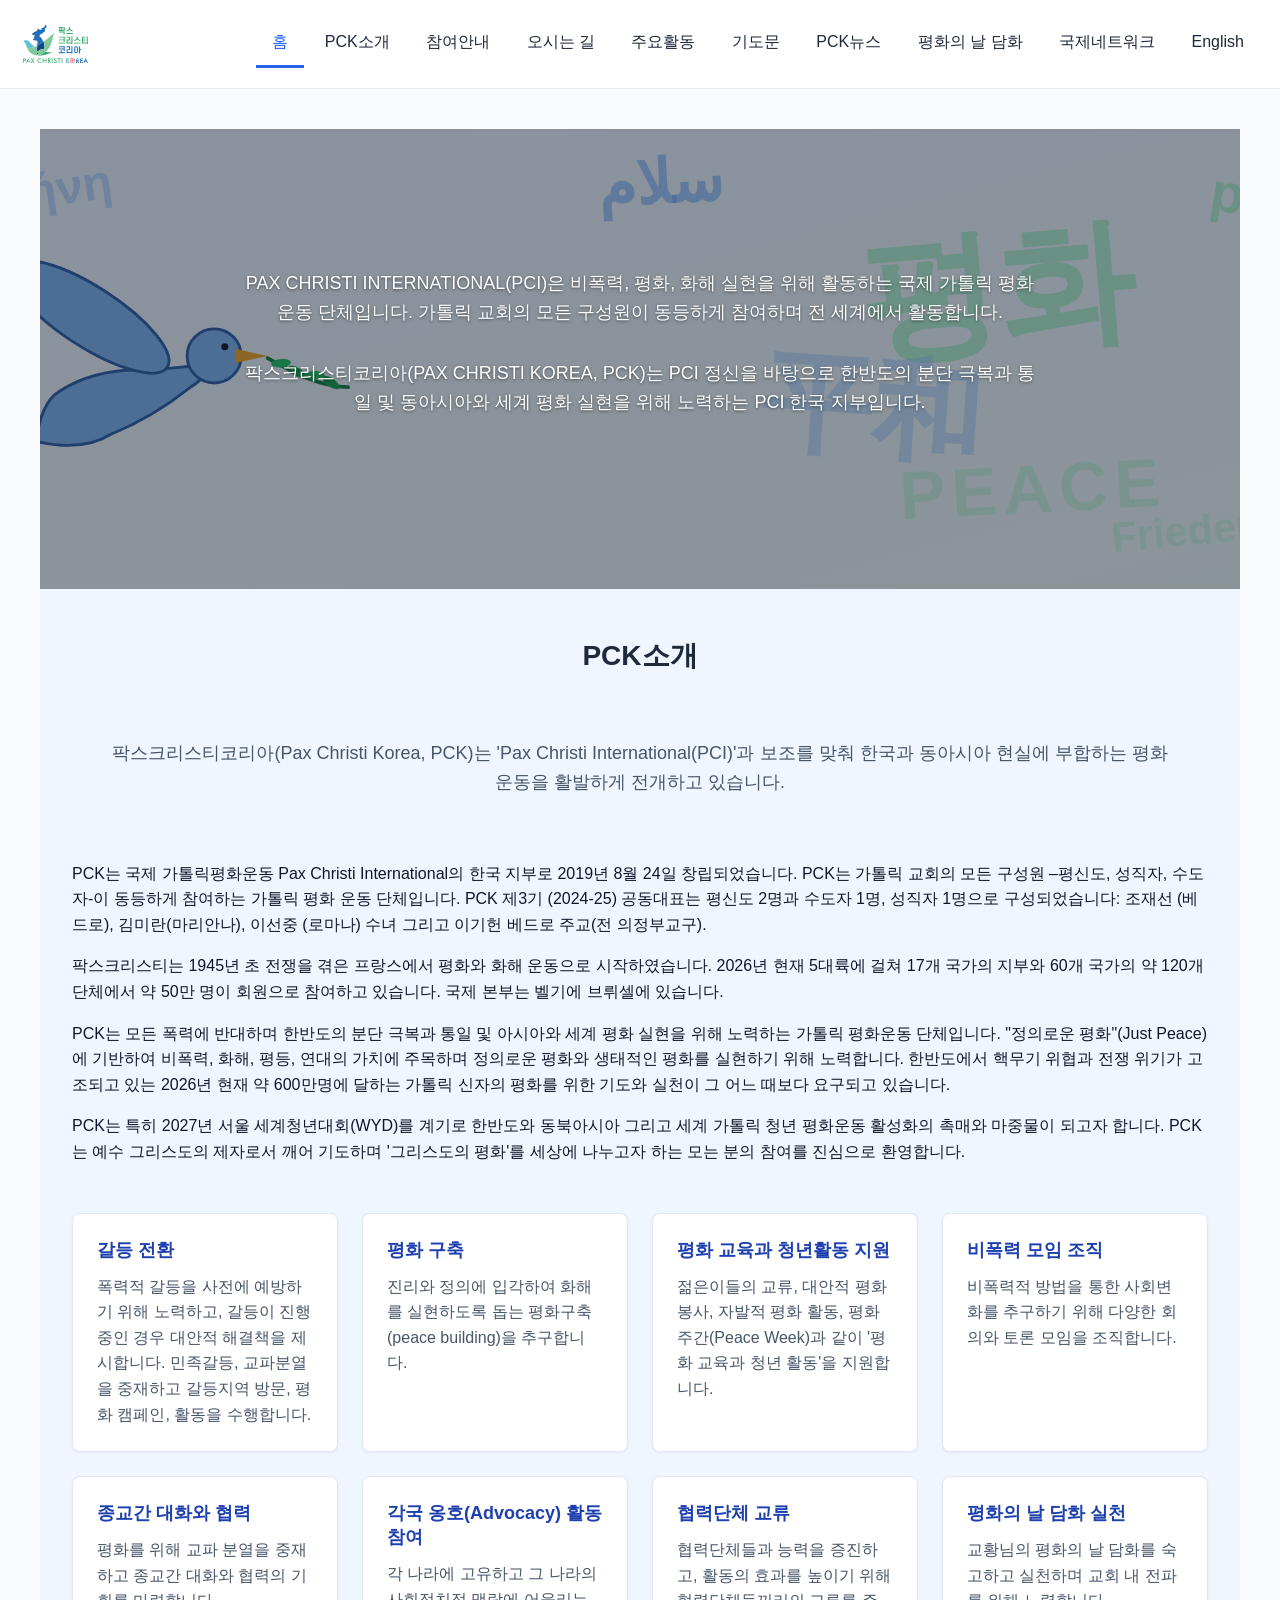
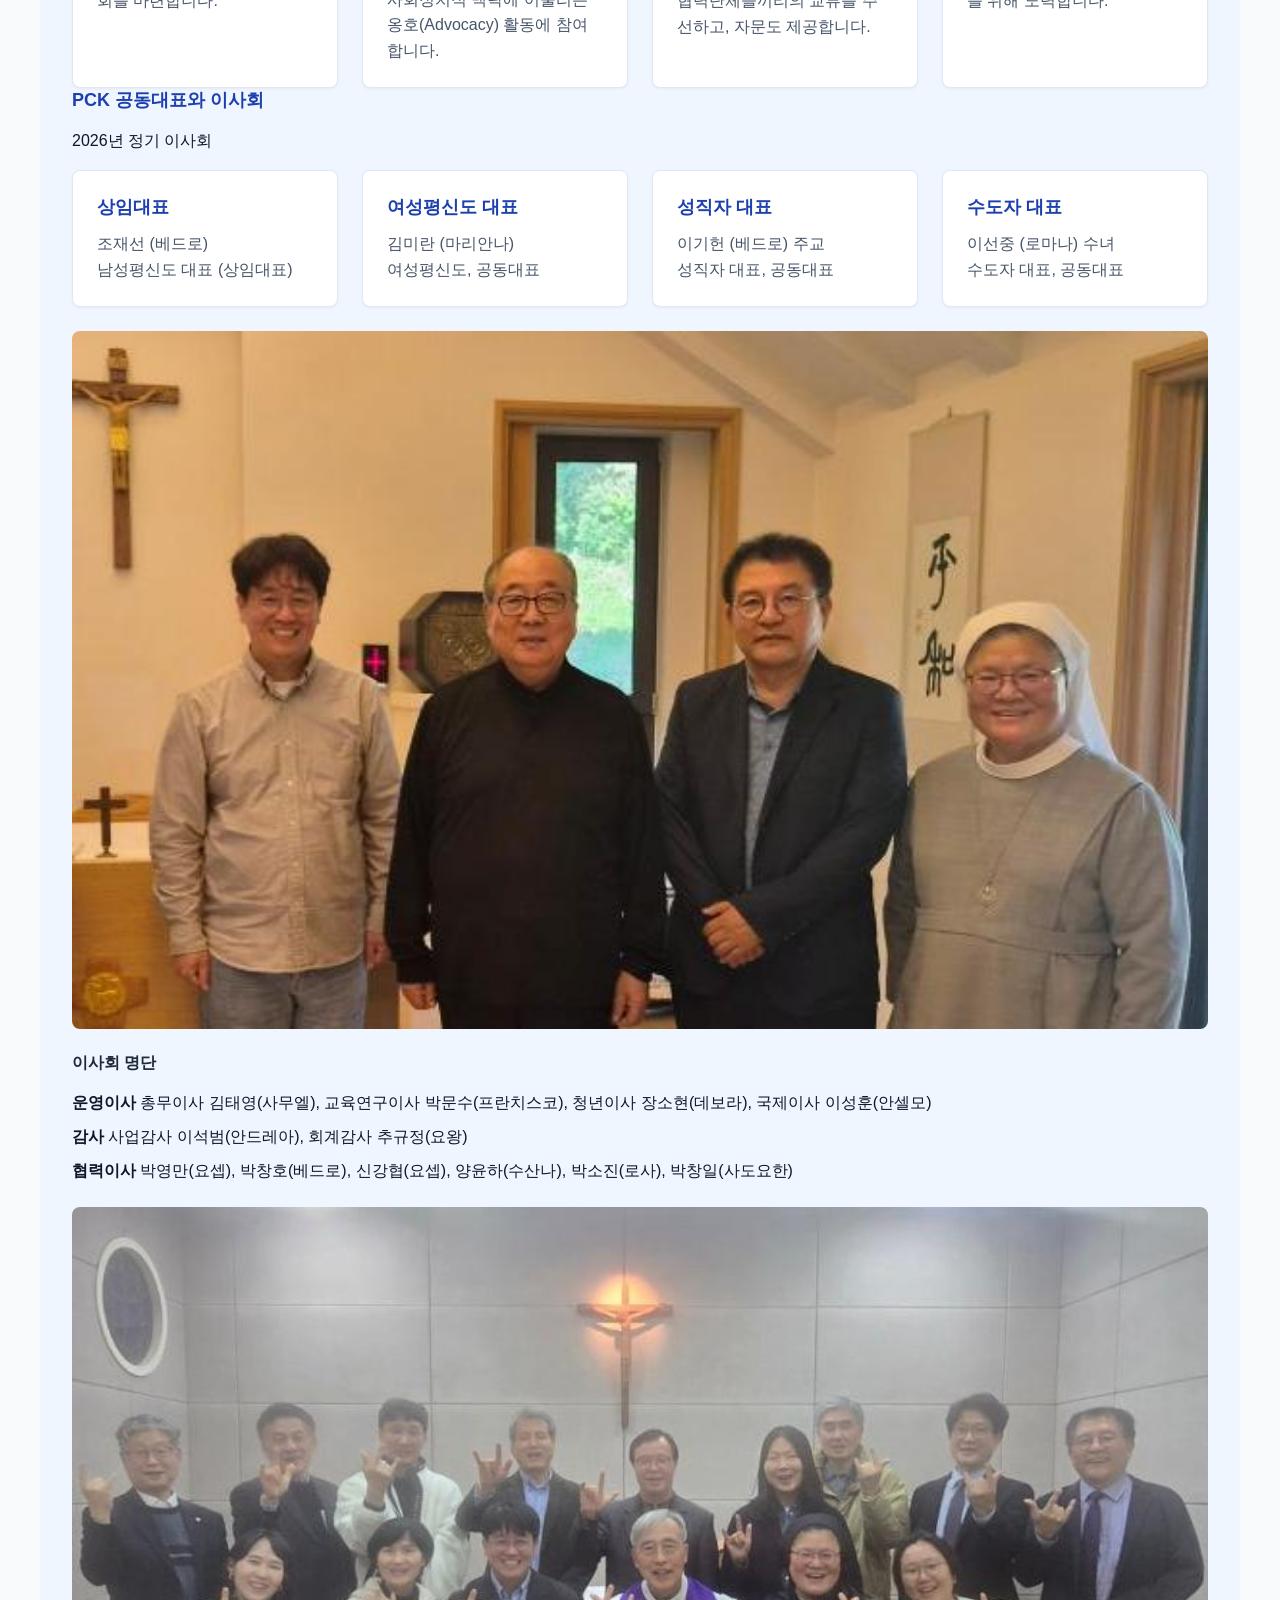
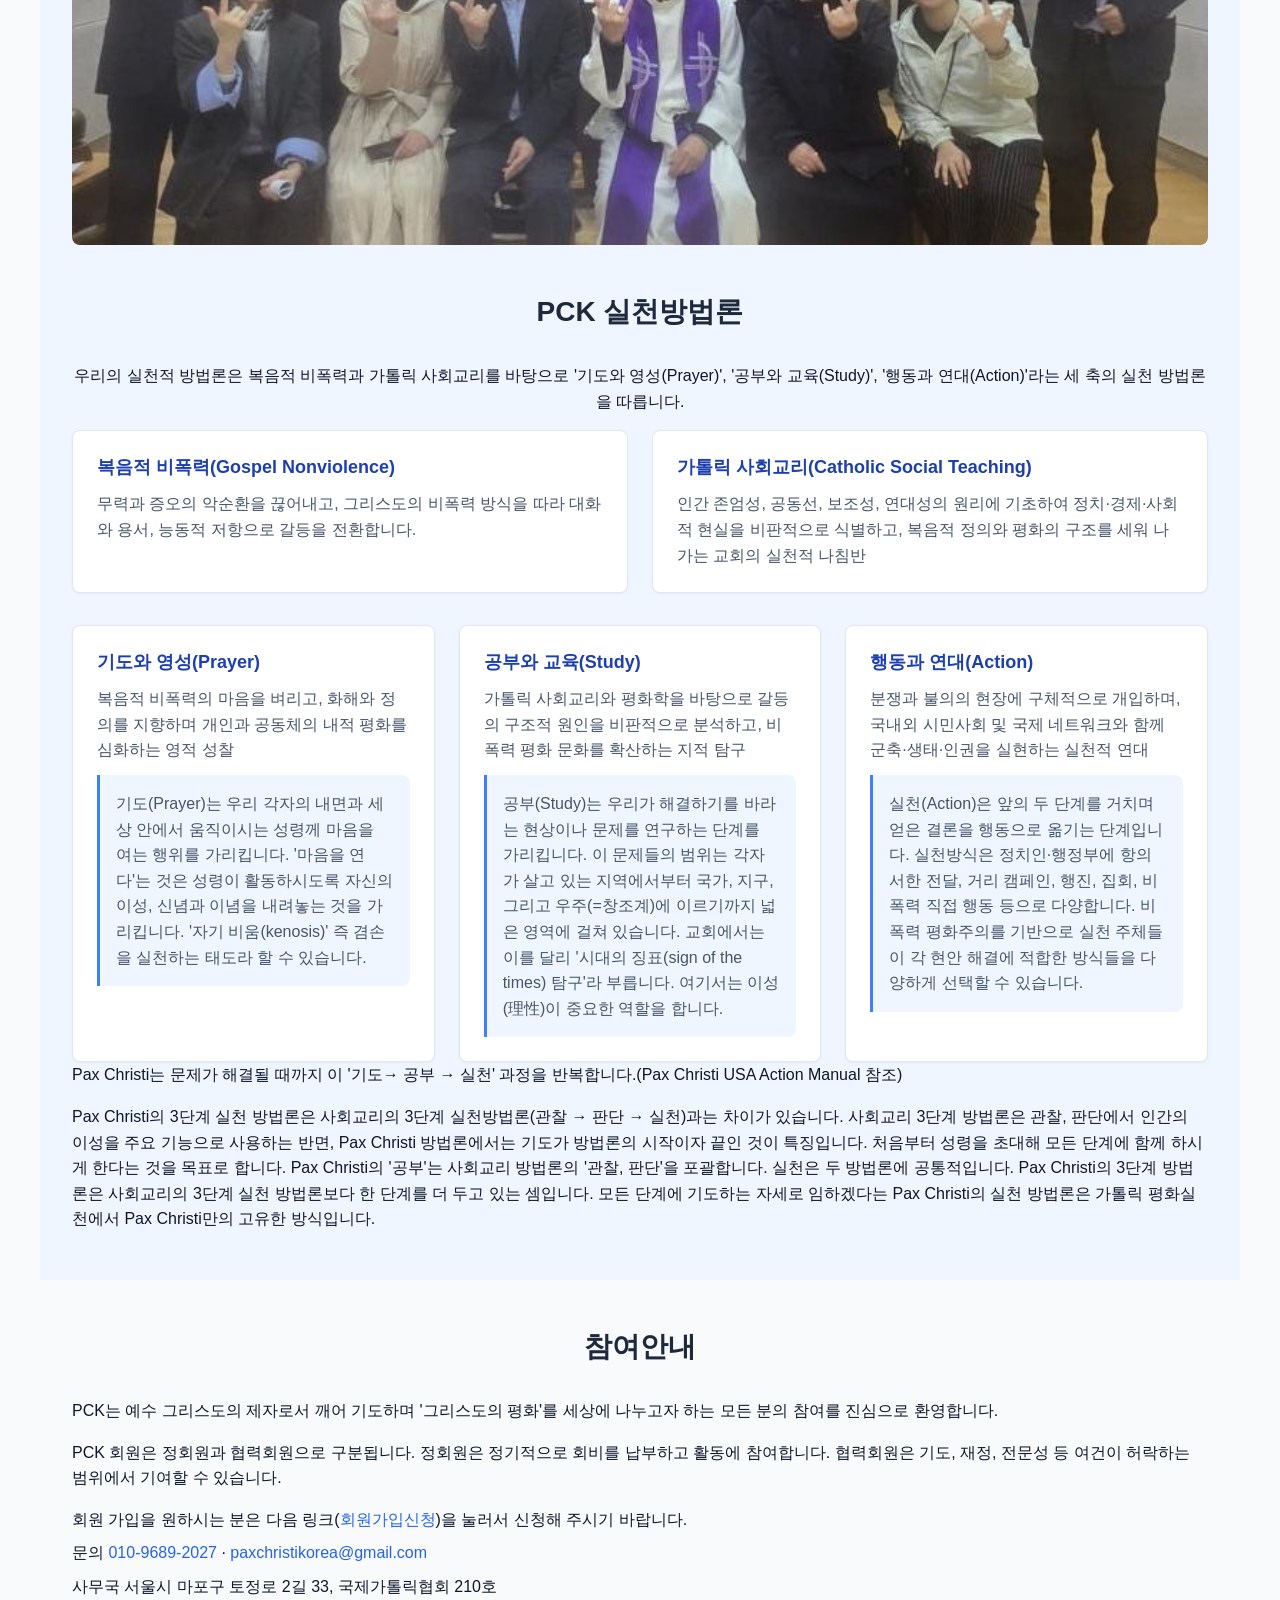
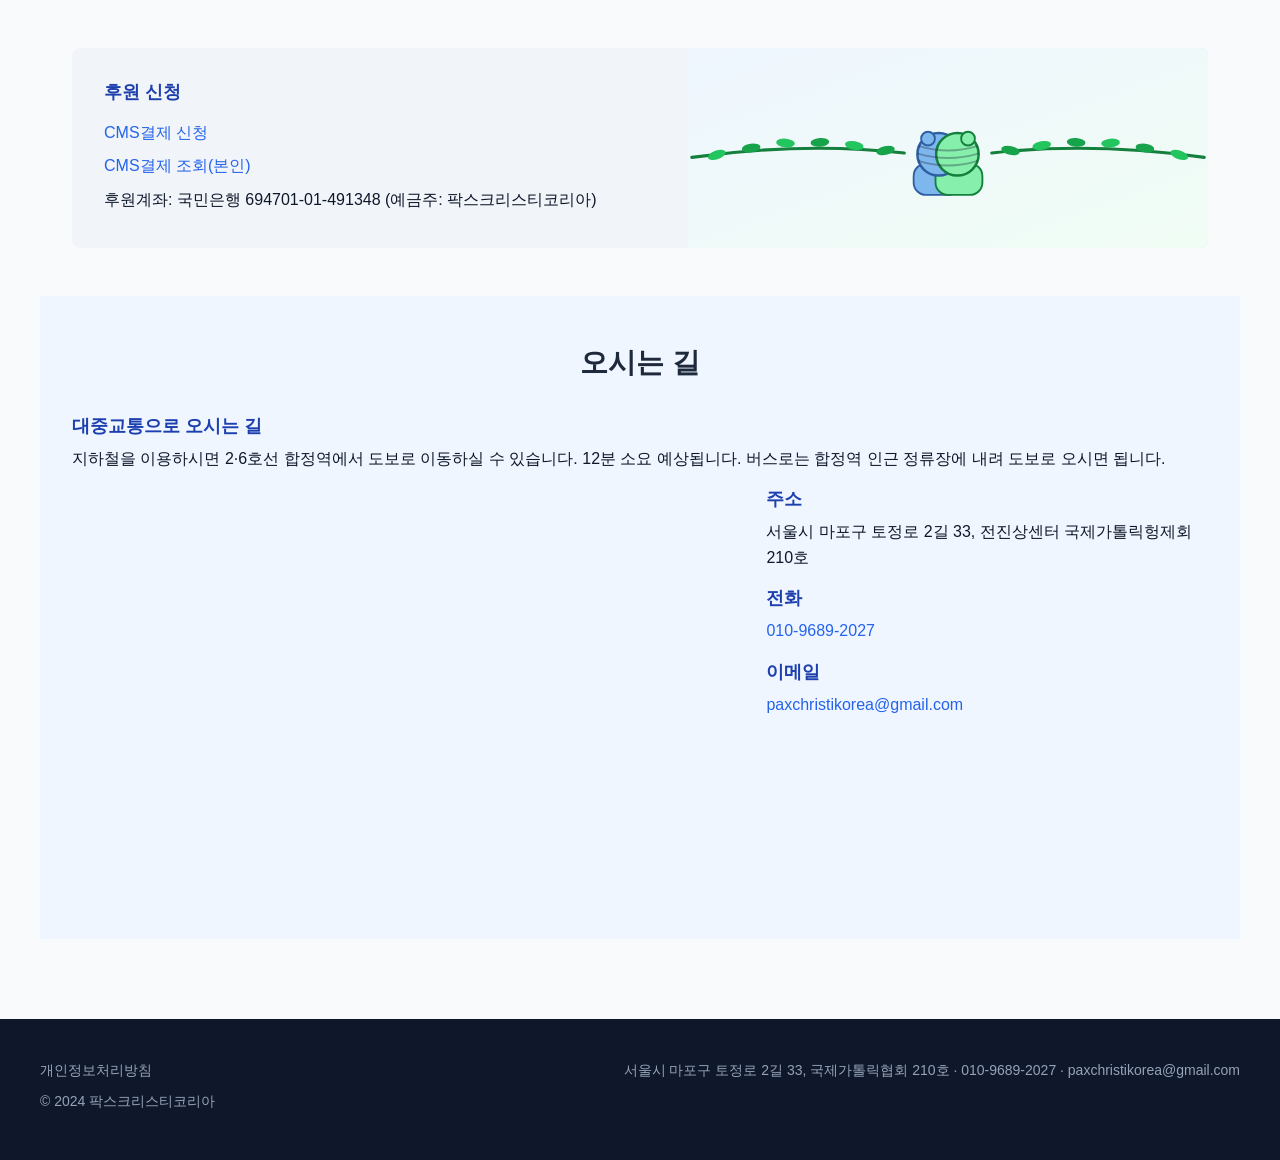
<file: index.html>
<!DOCTYPE html>
<html lang="ko">
<head>
  <meta charset="UTF-8">
  <meta name="viewport" content="width=device-width, initial-scale=1.0">
  <title>팍스크리스티코리아</title>
  <link rel="stylesheet" href="css/style.css">
</head>
<body>
  <header>
    <h1><a href="#home"><img src="images/logo.svg" alt="팍스크리스티코리아" class="logo"></a></h1>
    <button class="nav-toggle" aria-label="메뉴 열기" aria-expanded="false" aria-controls="site-nav">
      <span class="bar"></span><span class="bar"></span><span class="bar"></span>
    </button>
    <nav id="site-nav">
      <a href="#home">홈</a>
      <a href="#about">PCK소개</a>
      <a href="#donation">참여안내</a>
      <a href="#location">오시는 길</a>
      <a href="activities/index.html">주요활동</a>
      <a href="prayers/index.html">기도문</a>
      <a href="news/">PCK뉴스</a>
      <a href="peace-message/index.html">평화의 날 담화</a>
      <a href="network/index.html">국제네트워크</a>
      <a href="en/">English</a>
    </nav>
  </header>

  <main>

    <section id="home" class="hero">
      <div class="hero-slideshow" aria-hidden="true">
        <div class="hero-track">
          <div class="hero-slide"></div>
          <div class="hero-slide"></div>
          <div class="hero-slide"></div>
          <div class="hero-slide"></div>
        </div>
      </div>
      <div class="hero-content">
        <p class="mb-16">PAX CHRISTI INTERNATIONAL(PCI)은 비폭력, 평화, 화해 실현을 위해 활동하는 국제 가톨릭 평화운동 단체입니다. 가톨릭 교회의 모든 구성원이 동등하게 참여하며 전 세계에서 활동합니다.</p>
        <p>팍스크리스티코리아(PAX CHRISTI KOREA, PCK)는 PCI 정신을 바탕으로 한반도의 분단 극복과 통일 및 동아시아와 세계 평화 실현을 위해 노력하는 PCI 한국 지부입니다.</p>
      </div>
    </section>

    <section id="about">
      <h2 class="section-title">PCK소개</h2>

      <div class="hero">
        <p>팍스크리스티코리아(Pax Christi Korea, PCK)는 'Pax Christi International(PCI)'과 보조를 맞춰 한국과 동아시아 현실에 부합하는 평화 운동을 활발하게 전개하고 있습니다.</p>
      </div>

      <div class="mb-48">
        <p class="mb-16">PCK는 국제 가톨릭평화운동 Pax Christi International의 한국 지부로  2019년 8월 24일 창립되었습니다. PCK는 가톨릭 교회의 모든 구성원 –평신도, 성직자, 수도자-이 동등하게 참여하는 가톨릭 평화 운동 단체입니다.
PCK 제3기 (2024-25) 공동대표는 평신도 2명과 수도자 1명, 성직자 1명으로 구성되었습니다: 
조재선 (베드로),  김미란(마리안나), 이선중 (로마나) 수녀 그리고 이기헌 베드로 주교(전 의정부교구).</p>
        <p class="mb-16">팍스크리스티는 1945년 초 전쟁을 겪은 프랑스에서 평화와 화해 운동으로 시작하였습니다. 2026년 현재 5대륙에 걸쳐 17개 국가의 지부와 60개 국가의 약 120개 단체에서 약 50만 명이 회원으로 참여하고 있습니다. 국제 본부는 벨기에 브뤼셀에 있습니다. </p>
<p class="mb-16">PCK는 모든 폭력에 반대하며 한반도의 분단 극복과 통일 및 아시아와 세계 평화 실현을 위해 노력하는 가톨릭 평화운동 단체입니다. "정의로운 평화"(Just Peace)에 기반하여 비폭력, 화해, 평등, 연대의 가치에 주목하며 정의로운 평화와 생태적인 평화를 실현하기 위해 노력합니다.
한반도에서 핵무기 위협과 전쟁 위기가 고조되고 있는 2026년 현재 약 600만명에 달하는 가톨릭 신자의 평화를 위한 기도와 실천이 그 어느 때보다 요구되고 있습니다.</p>
<p class="mb-16">PCK는 특히 2027년 서울 세계청년대회(WYD)를 계기로  한반도와 동북아시아 그리고 세계 가톨릭 청년 평화운동 활성화의 촉매와 마중물이 되고자 합니다.  
PCK는 예수 그리스도의 제자로서 깨어 기도하며 '그리스도의 평화'를 세상에 나누고자 하는 모는 분의 참여를 진심으로 환영합니다. </p>
      </div>

      <div class="card-grid">
        <div class="card">
          <h3 class="card-title">갈등 전환</h3>
          <p class="card-content">폭력적 갈등을 사전에 예방하기 위해 노력하고, 갈등이 진행 중인 경우 대안적 해결책을 제시합니다. 민족갈등, 교파분열을 중재하고 갈등지역 방문, 평화 캠페인, 활동을 수행합니다.</p>
        </div>
        <div class="card">
          <h3 class="card-title">평화 구축</h3>
          <p class="card-content">진리와 정의에 입각하여 화해를 실현하도록 돕는 평화구축(peace building)을 추구합니다.</p>
        </div>
        <div class="card">
          <h3 class="card-title">평화 교육과 청년활동 지원</h3>
          <p class="card-content">젊은이들의 교류, 대안적 평화 봉사, 자발적 평화 활동, 평화 주간(Peace Week)과 같이 '평화 교육과 청년 활동'을 지원합니다.</p>
        </div>
        <div class="card">
          <h3 class="card-title">비폭력 모임 조직</h3>
          <p class="card-content">비폭력적 방법을 통한 사회변화를 추구하기 위해 다양한 회의와 토론 모임을 조직합니다.</p>
        </div>
        <div class="card">
          <h3 class="card-title">종교간 대화와 협력</h3>
          <p class="card-content">평화를 위해 교파 분열을 중재하고 종교간 대화와 협력의 기회를 마련합니다.</p>
        </div>
        <div class="card">
          <h3 class="card-title">각국 옹호(Advocacy) 활동 참여</h3>
          <p class="card-content">각 나라에 고유하고 그 나라의 사회정치적 맥락에 어울리는 옹호(Advocacy) 활동에 참여합니다.</p>
        </div>
        <div class="card">
          <h3 class="card-title">협력단체 교류</h3>
          <p class="card-content">협력단체들과 능력을 증진하고, 활동의 효과를 높이기 위해 협력단체들끼리의 교류를 주선하고, 자문도 제공합니다.</p>
        </div>
        <div class="card">
          <h3 class="card-title">평화의 날 담화 실천</h3>
          <p class="card-content">교황님의 평화의 날 담화를 숙고하고 실천하며 교회 내 전파를 위해 노력합니다.</p>
        </div>
      </div>
      <div class="mb-48">
        <h3 class="mb-16">PCK 공동대표와 이사회</h3>
        <p class="mb-16">2026년 정기 이사회</p>

        <div class="card-grid mb-24">
          <div class="card">
            <h3 class="card-title">상임대표</h3>
            <p class="card-content">조재선 (베드로)<br>남성평신도 대표 (상임대표)</p>
          </div>
          <div class="card">
            <h3 class="card-title">여성평신도 대표</h3>
            <p class="card-content">김미란 (마리안나)<br>여성평신도, 공동대표</p>
          </div>
          <div class="card">
            <h3 class="card-title">성직자 대표</h3>
            <p class="card-content">이기헌 (베드로) 주교<br>성직자 대표, 공동대표</p>
          </div>
          <div class="card">
            <h3 class="card-title">수도자 대표</h3>
            <p class="card-content">이선중 (로마나) 수녀<br>수도자 대표, 공동대표</p>
          </div>
        </div>

        <img src="images/board/board-leaders.jpeg" alt="PCK 공동대표단" class="board-photo mb-24">

        <div class="mb-24">
          <h4 class="mb-16">이사회 명단</h4>
          <p class="mb-8"><strong>운영이사</strong> 총무이사 김태영(사무엘), 교육연구이사 박문수(프란치스코), 청년이사 장소현(데보라), 국제이사 이성훈(안셀모)</p>
          <p class="mb-8"><strong>감사</strong> 사업감사 이석범(안드레아), 회계감사 추규정(요왕)</p>
          <p><strong>협력이사</strong> 박영만(요셉), 박창호(베드로), 신강협(요셉), 양윤하(수산나), 박소진(로사), 박창일(사도요한)</p>
        </div>

        <img src="images/board/board-meeting.jpeg" alt="PCK 이사회 모임" class="board-photo">
      </div>

      <div>
        <h3 class="section-title">PCK 실천방법론</h3>
        <p class="text-center mb-16">우리의 실천적 방법론은 복음적 비폭력과 가톨릭 사회교리를 바탕으로 '기도와 영성(Prayer)', '공부와 교육(Study)', '행동과 연대(Action)'라는 세 축의 실천 방법론을 따릅니다.</p>
        <div class="foundation-grid mb-32">
          <div class="card">
            <h4 class="card-title">복음적 비폭력(Gospel Nonviolence)</h4>
            <p class="card-content">무력과 증오의 악순환을 끊어내고, 그리스도의 비폭력 방식을 따라 대화와 용서, 능동적 저항으로 갈등을 전환합니다.</p>
          </div>
          <div class="card">
            <h4 class="card-title">가톨릭 사회교리(Catholic Social Teaching)</h4>
            <p class="card-content">인간 존엄성, 공동선, 보조성, 연대성의 원리에 기초하여 정치·경제·사회적 현실을 비판적으로 식별하고, 복음적 정의와 평화의 구조를 세워 나가는 교회의 실천적 나침반</p>
          </div>
        </div>
        <div class="method-grid">
          <div class="card">
            <h4 class="card-title">기도와 영성(Prayer)</h4>
            <p class="card-content">복음적 비폭력의 마음을 벼리고, 화해와 정의를 지향하며 개인과 공동체의 내적 평화를 심화하는 영적 성찰</p>
            <div class="card-detail">
              <p class="card-content">기도(Prayer)는 우리 각자의 내면과 세상 안에서 움직이시는 성령께 마음을 여는 행위를 가리킵니다. '마음을 연다'는 것은 성령이 활동하시도록 자신의 이성, 신념과 이념을 내려놓는 것을 가리킵니다. '자기 비움(kenosis)' 즉 겸손을 실천하는 태도라 할 수 있습니다.</p>
            </div>
          </div>
          <div class="card">
            <h4 class="card-title">공부와 교육(Study)</h4>
            <p class="card-content">가톨릭 사회교리와 평화학을 바탕으로 갈등의 구조적 원인을 비판적으로 분석하고, 비폭력 평화 문화를 확산하는 지적 탐구</p>
            <div class="card-detail">
              <p class="card-content">공부(Study)는 우리가 해결하기를 바라는 현상이나 문제를 연구하는 단계를 가리킵니다. 이 문제들의 범위는 각자가 살고 있는 지역에서부터 국가, 지구, 그리고 우주(=창조계)에 이르기까지 넓은 영역에 걸쳐 있습니다. 교회에서는 이를 달리 '시대의 징표(sign of the times) 탐구'라 부릅니다. 여기서는 이성(理性)이 중요한 역할을 합니다.</p>
            </div>
          </div>
          <div class="card">
            <h4 class="card-title">행동과 연대(Action)</h4>
            <p class="card-content">분쟁과 불의의 현장에 구체적으로 개입하며, 국내외 시민사회 및 국제 네트워크와 함께 군축·생태·인권을 실현하는 실천적 연대</p>
            <div class="card-detail">
              <p class="card-content">실천(Action)은 앞의 두 단계를 거치며 얻은 결론을 행동으로 옮기는 단계입니다. 실천방식은 정치인·행정부에 항의 서한 전달, 거리 캠페인, 행진, 집회, 비폭력 직접 행동 등으로 다양합니다. 비폭력 평화주의를 기반으로 실천 주체들이 각 현안 해결에 적합한 방식들을 다양하게 선택할 수 있습니다.</p>
            </div>
          </div>
        </div>
        <div class="mt-32">
          <p class="mb-16">Pax Christi는 문제가 해결될 때까지 이 '기도→ 공부 → 실천' 과정을 반복합니다.(Pax Christi USA Action Manual 참조)</p>
          <p>Pax Christi의 3단계 실천 방법론은 사회교리의 3단계 실천방법론(관찰 → 판단 → 실천)과는 차이가 있습니다. 사회교리 3단계 방법론은 관찰, 판단에서 인간의 이성을 주요 기능으로 사용하는 반면, Pax Christi 방법론에서는 기도가 방법론의 시작이자 끝인 것이 특징입니다. 처음부터 성령을 초대해 모든 단계에 함께 하시게 한다는 것을 목표로 합니다. Pax Christi의 '공부'는 사회교리 방법론의 '관찰, 판단'을 포괄합니다. 실천은 두 방법론에 공통적입니다. Pax Christi의 3단계 방법론은 사회교리의 3단계 실천 방법론보다 한 단계를 더 두고 있는 셈입니다. 모든 단계에 기도하는 자세로 임하겠다는 Pax Christi의 실천 방법론은 가톨릭 평화실천에서 Pax Christi만의 고유한 방식입니다.</p>
        </div>
      </div>
    </section>

    <section id="donation">
      <h2 class="section-title">참여안내</h2>

      <div class="mb-48">
        <p class="mb-16">PCK는 예수 그리스도의 제자로서 깨어 기도하며 '그리스도의 평화'를 세상에 나누고자 하는 모든 분의 참여를 진심으로 환영합니다.</p>
        <p class="mb-16">PCK 회원은 정회원과 협력회원으로 구분됩니다. 정회원은 정기적으로 회비를 납부하고 활동에 참여합니다. 협력회원은 기도, 재정, 전문성 등 여건이 허락하는 범위에서 기여할 수 있습니다.</p>
        <p class="mb-8">회원 가입을 원하시는 분은 다음 링크(<a href="https://docs.google.com/forms/d/1ooGk6MU7HSfyLJ5g2LwVEPKpH75qjKGjF0ctolfh8FI/viewform?edit_requested=true" target="_blank" rel="noopener">회원가입신청</a>)을 눌러서 신청해 주시기 바랍니다.</p>
        <p class="mb-8">문의 <a href="tel:01096892027">010-9689-2027</a> · <a href="mailto:paxchristikorea@gmail.com">paxchristikorea@gmail.com</a></p>
        <p>사무국 서울시 마포구 토정로 2길 33, 국제가톨릭협회 210호</p>
      </div>

      <div class="donation-banner">
        <div class="donation-banner-text">
          <h3 class="mb-16">후원 신청</h3>
          <p class="mb-8"><a href="https://www.ihappynanum.com/Nanum/B/KTI4OOXJ2L" target="_blank" rel="noopener">CMS결제 신청</a></p>
          <p class="mb-8"><a href="https://www.ihappynanum.com/Nanum/P/KTI4OOXJ2L" target="_blank" rel="noopener">CMS결제 조회(본인)</a></p>
          <p>후원계좌: 국민은행 694701-01-491348 (예금주: 팍스크리스티코리아)</p>
        </div>
        <div class="donation-banner-image"></div>
      </div>

    </section>

    <section id="location">
      <h2 class="section-title">오시는 길</h2>
      <div class="mt-24">
        <h3 class="mb-8">대중교통으로 오시는 길</h3>
        <p class="mb-16">지하철을 이용하시면 2·6호선 합정역에서 도보로 이동하실 수 있습니다. 12분 소요 예상됩니다.
        버스로는 합정역 인근 정류장에 내려 도보로 오시면 됩니다.</p>
      </div>
      <div class="location-layout">
        <div class="map-container">
          <iframe src="https://www.google.com/maps?q=37.5547,126.9041&z=15&output=embed" title="팍스크리스티코리아 위치 지도" loading="lazy"></iframe>
        </div>
        <div class="contact-info">
          <h3 class="mb-8">주소</h3>
          <p class="mb-16">서울시 마포구 토정로 2길 33, 전진상센터 국제가톨릭헝제회 210호</p>
          <h3 class="mb-8">전화</h3>
          <p class="mb-16"><a href="tel:01096892027">010-9689-2027</a></p>
          <h3 class="mb-8">이메일</h3>
          <p><a href="mailto:paxchristikorea@gmail.com">paxchristikorea@gmail.com</a></p>
        </div>
      </div>


    </section>

  </main>

  <footer>
    <div class="footer-row">
      <p>개인정보처리방침</p>
      <p>서울시 마포구 토정로 2길 33, 국제가톨릭협회 210호 · 010-9689-2027 · paxchristikorea@gmail.com</p>
    </div>
    <p>&copy; 2024 팍스크리스티코리아</p>
  </footer>

  <script src="js/nav.js" defer></script>
</body>
</html>
</file>
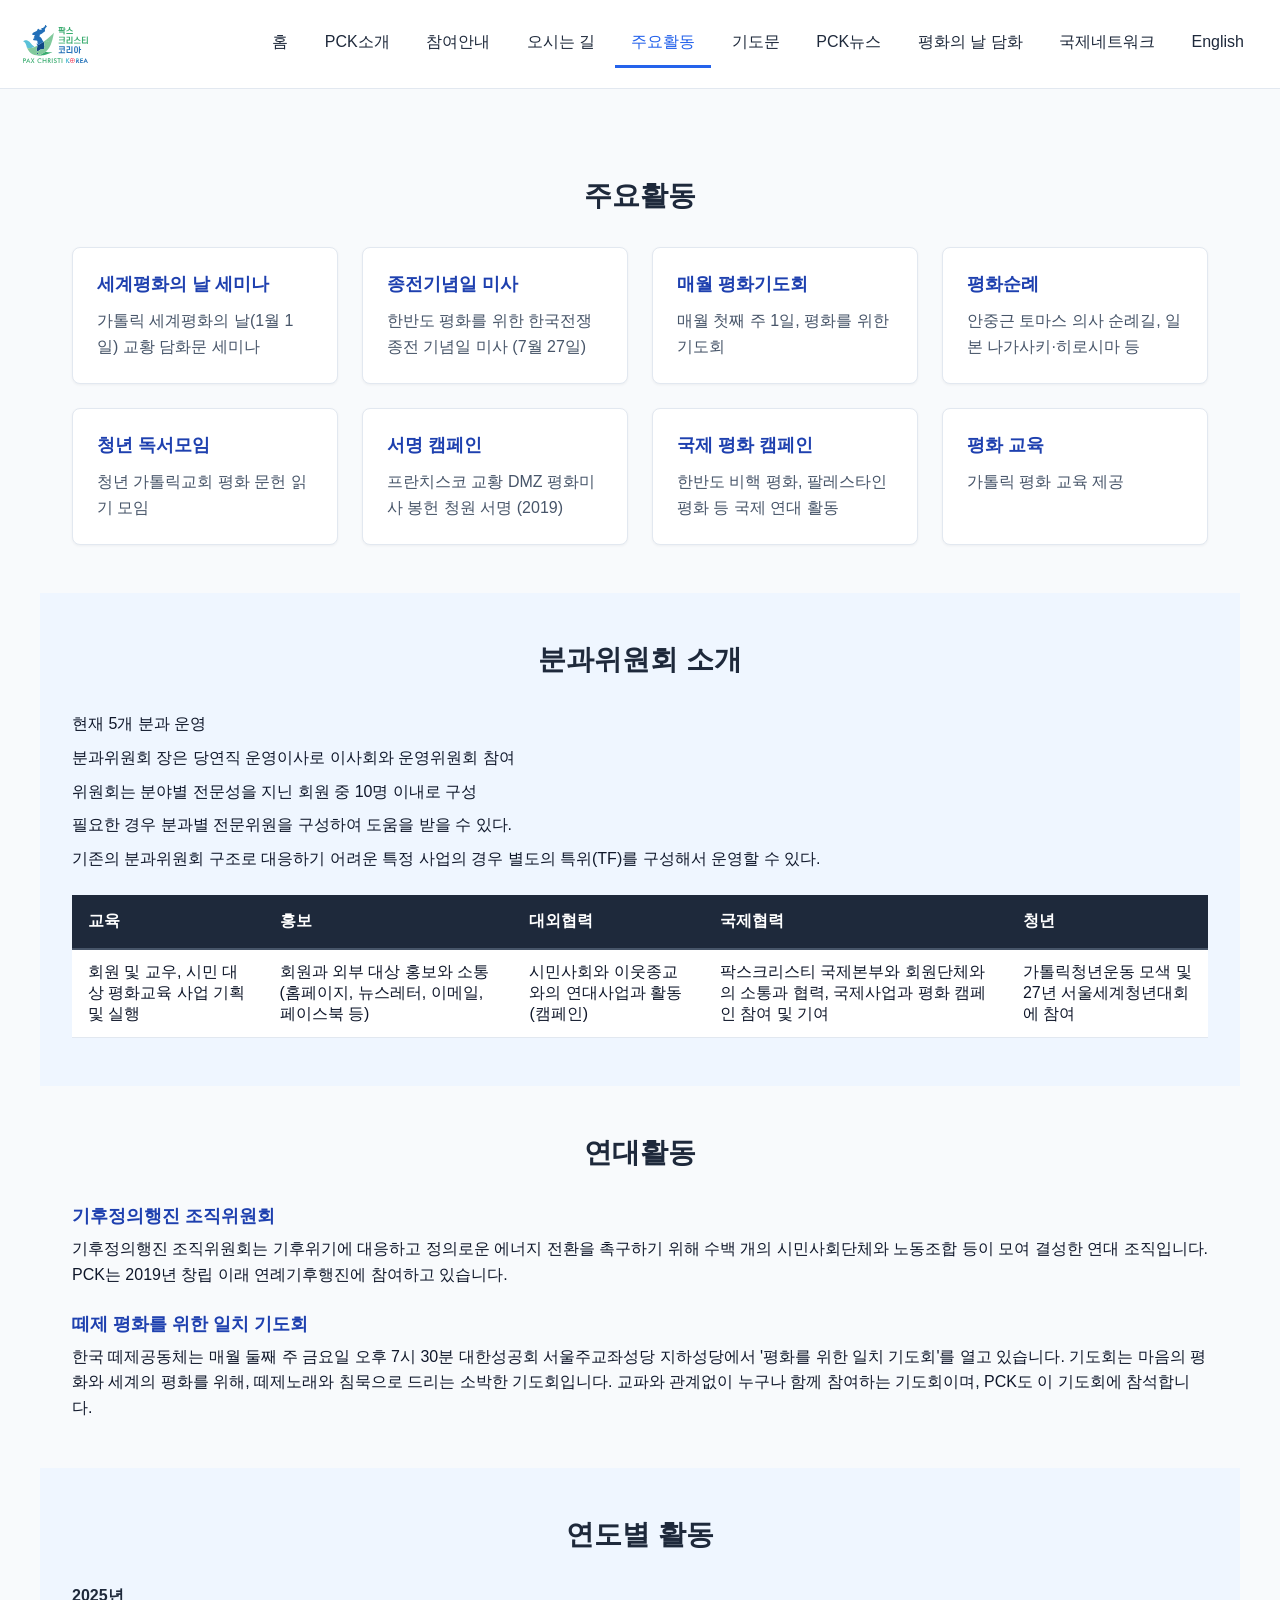
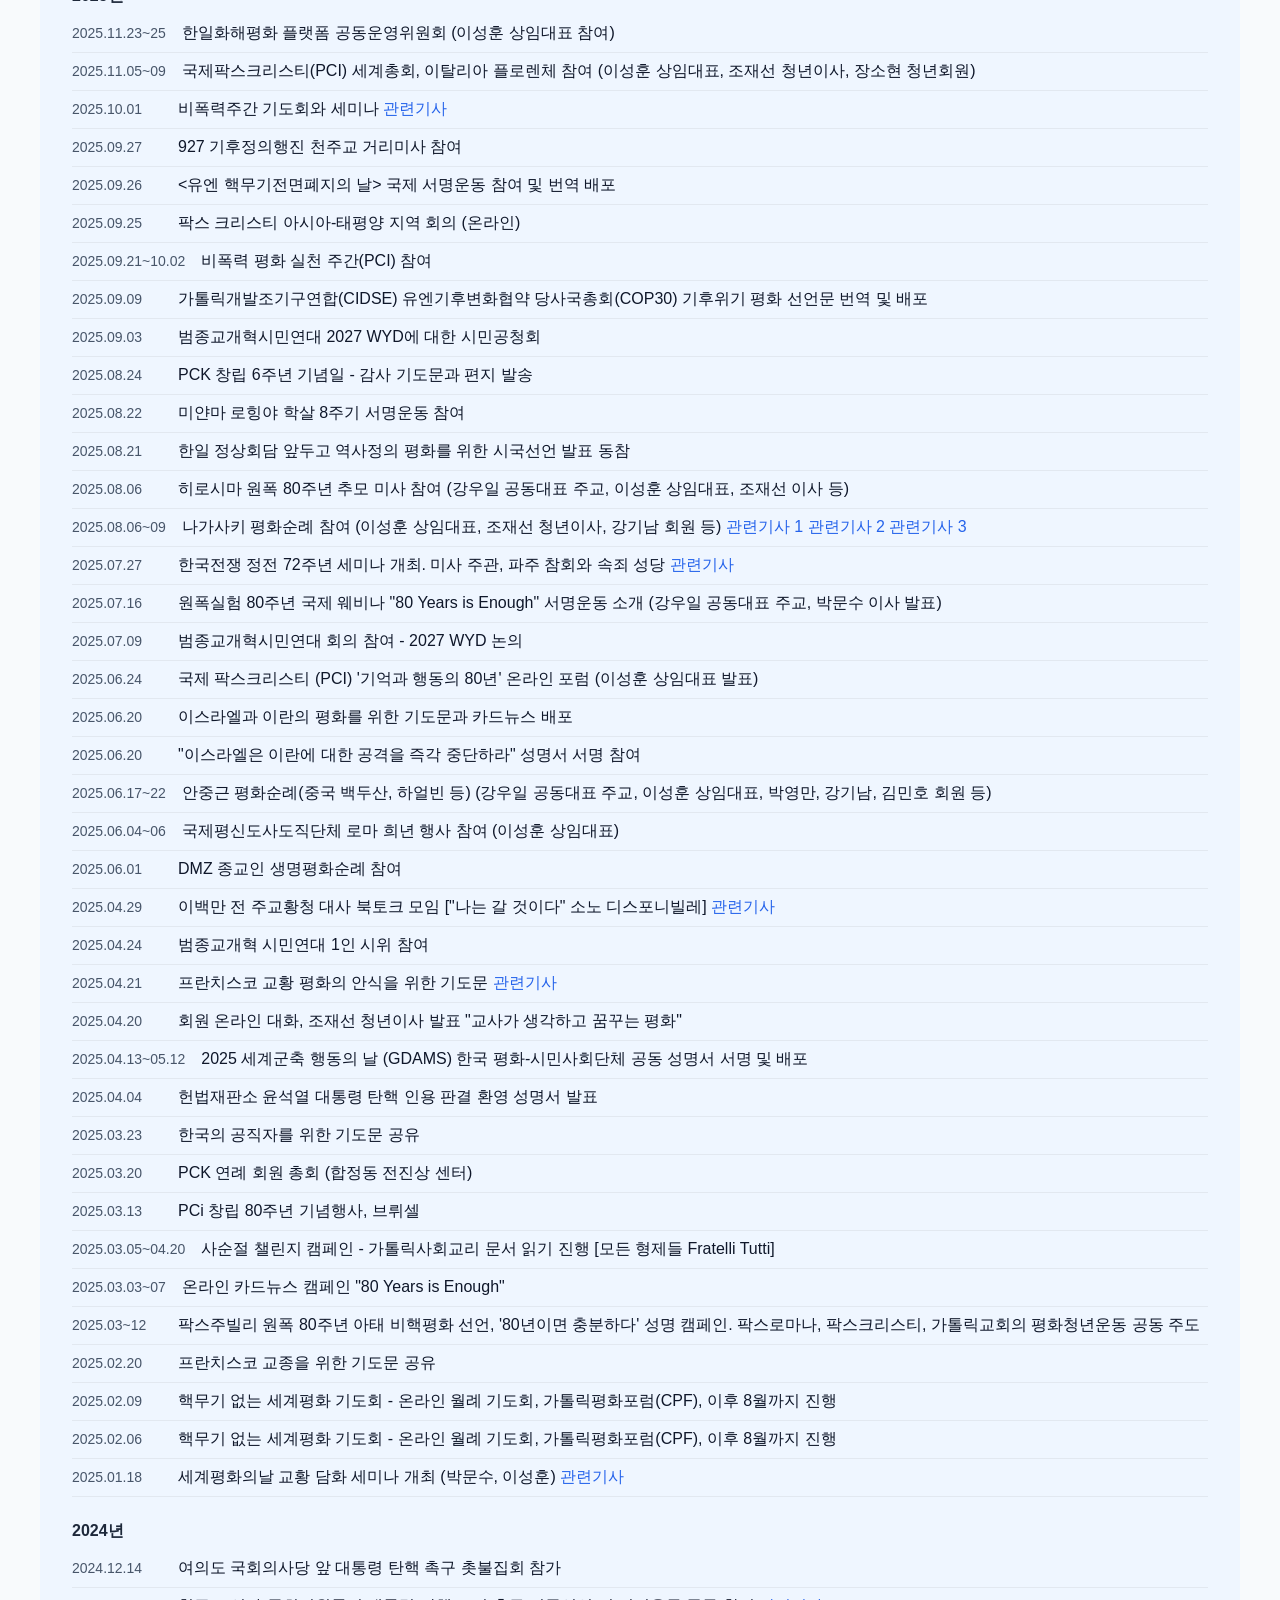
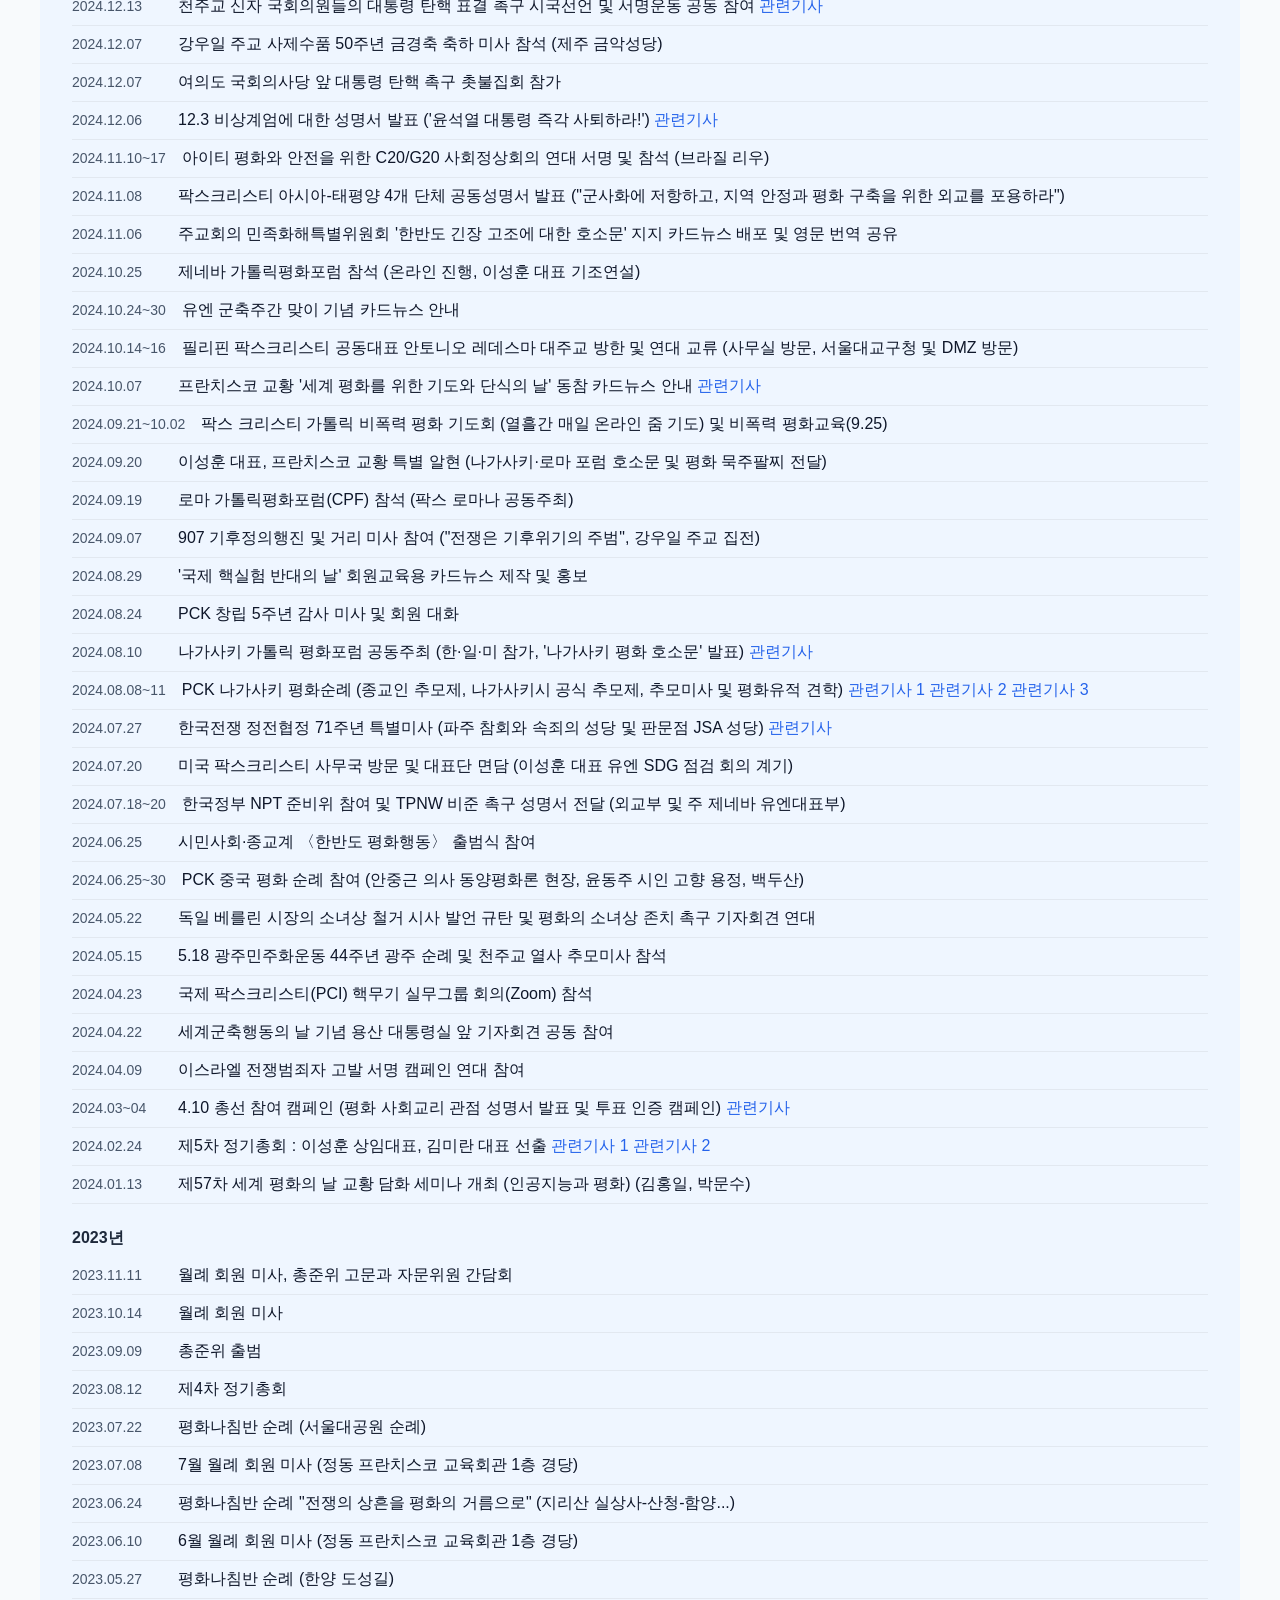
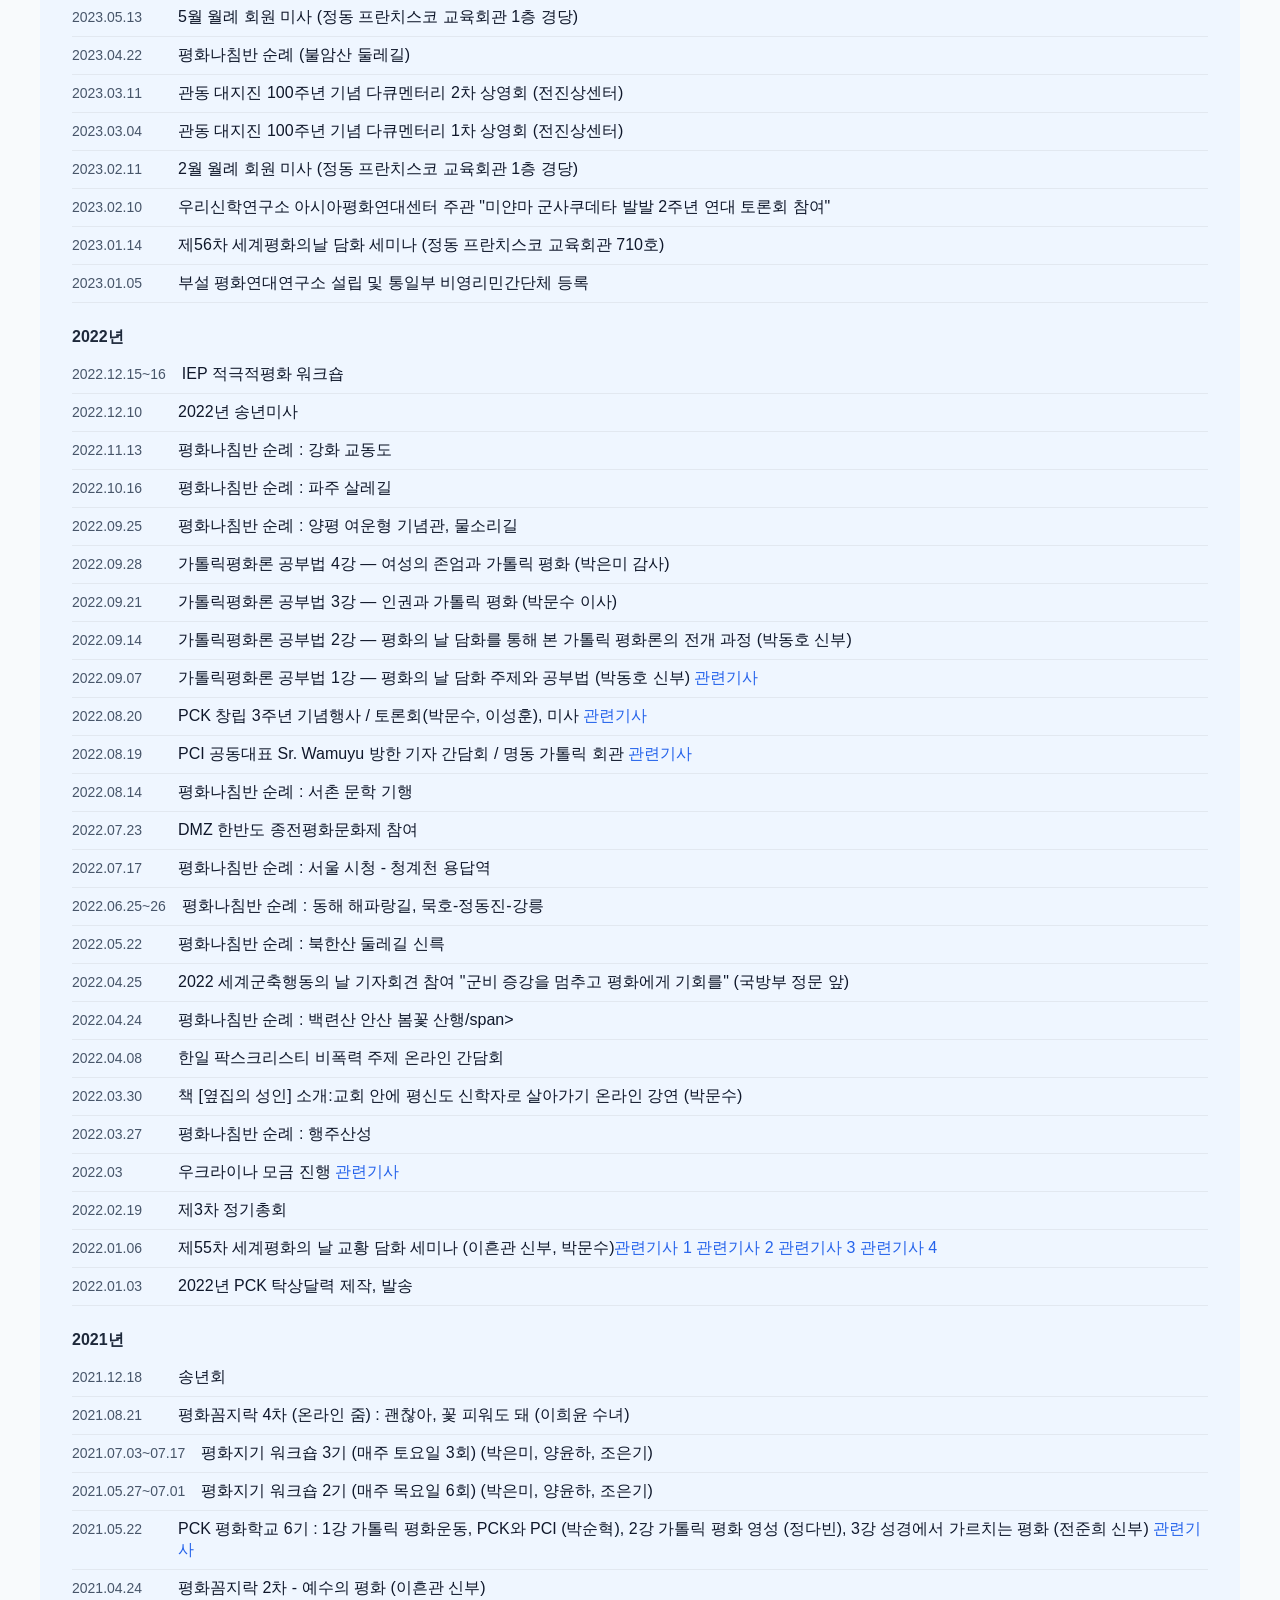
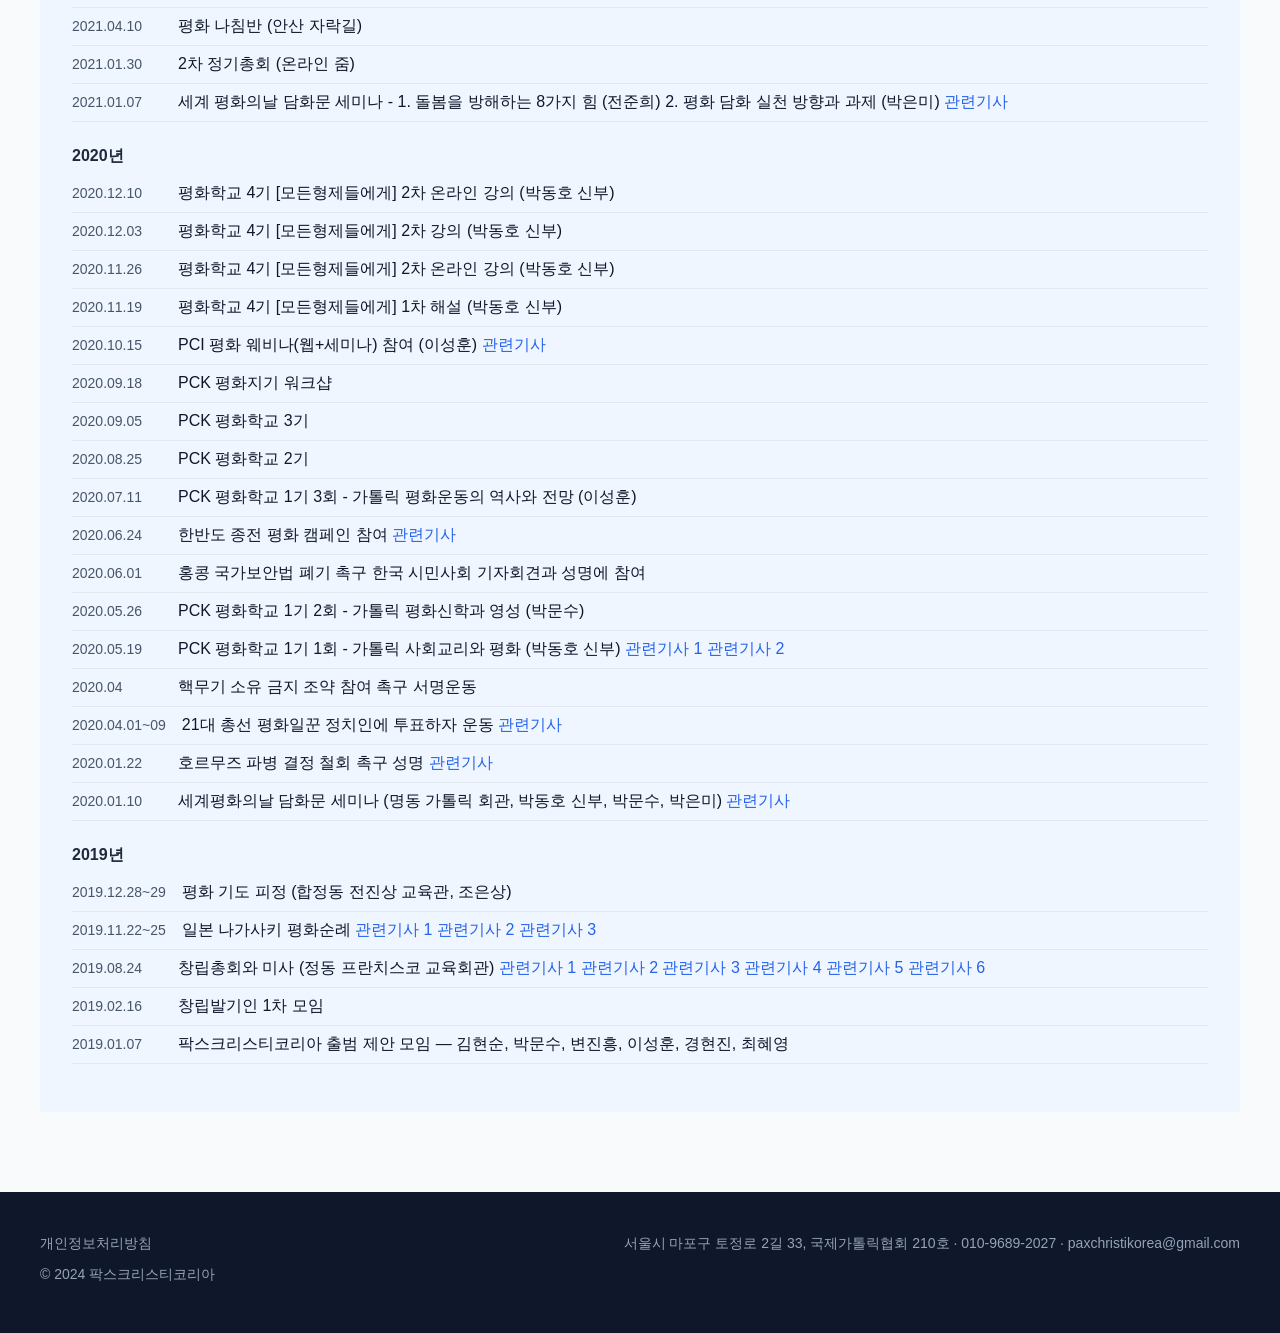
<file: activities/index.html>
<!DOCTYPE html>
<html lang="ko">
<head>
  <meta charset="UTF-8">
  <meta name="viewport" content="width=device-width, initial-scale=1.0">
  <title>주요활동 - 팍스크리스티코리아</title>
  <link rel="stylesheet" href="../css/style.css">
</head>
<body>
  <header>
    <h1><a href="../index.html#home"><img src="../images/logo.svg" alt="팍스크리스티코리아" class="logo"></a></h1>
    <button class="nav-toggle" aria-label="메뉴 열기" aria-expanded="false" aria-controls="site-nav">
      <span class="bar"></span><span class="bar"></span><span class="bar"></span>
    </button>
    <nav id="site-nav">
      <a href="../index.html#home">홈</a>
      <a href="../index.html#about">PCK소개</a>
      <a href="../index.html#donation">참여안내</a>
      <a href="../index.html#location">오시는 길</a>
      <a href="index.html" class="active">주요활동</a>
      <a href="../prayers/index.html">기도문</a>
      <a href="../news/index.html">PCK뉴스</a>
      <a href="../peace-message/index.html">평화의 날 담화</a>
      <a href="../network/index.html">국제네트워크</a>
      <a href="../en/index.html">English</a>
    </nav>
  </header>

  <main>

    <section id="overview">
      <h2 class="section-title">주요활동</h2>

      <div class="card-grid">
        <div class="card">
          <h3 class="card-title">세계평화의 날 세미나</h3>
          <p class="card-content">가톨릭 세계평화의 날(1월 1일) 교황 담화문 세미나</p>
        </div>
        <div class="card">
          <h3 class="card-title">종전기념일 미사</h3>
          <p class="card-content">한반도 평화를 위한 한국전쟁 종전 기념일 미사 (7월 27일)</p>
        </div>
        <div class="card">
          <h3 class="card-title">매월 평화기도회</h3>
          <p class="card-content">매월 첫째 주 1일, 평화를 위한 기도회</p>
        </div>
        <div class="card">
          <h3 class="card-title">평화순례</h3>
          <p class="card-content">안중근 토마스 의사 순례길, 일본 나가사키·히로시마 등</p>
        </div>
        <div class="card">
          <h3 class="card-title">청년 독서모임</h3>
          <p class="card-content">청년 가톨릭교회 평화 문헌 읽기 모임</p>
        </div>
        <div class="card">
          <h3 class="card-title">서명 캠페인</h3>
          <p class="card-content">프란치스코 교황 DMZ 평화미사 봉헌 청원 서명 (2019)</p>
        </div>
        <div class="card">
          <h3 class="card-title">국제 평화 캠페인</h3>
          <p class="card-content">한반도 비핵 평화, 팔레스타인 평화 등 국제 연대 활동</p>
        </div>
        <div class="card">
          <h3 class="card-title">평화 교육</h3>
          <p class="card-content">가톨릭 평화 교육 제공</p>
        </div>
      </div>
    </section>

    <section id="committees">
      <h2 class="section-title">분과위원회 소개</h2>
      <p class="mb-8">현재 5개 분과 운영</p>
      <p class="mb-8">분과위원회 장은 당연직 운영이사로 이사회와 운영위원회 참여</p>
      <p class="mb-8">위원회는 분야별 전문성을 지닌 회원 중 10명 이내로 구성</p>
      <p class="mb-8">필요한 경우 분과별 전문위원을 구성하여 도움을 받을 수 있다.</p>
      <p class="mb-24">기존의 분과위원회 구조로 대응하기 어려운 특정 사업의 경우 별도의 특위(TF)를 구성해서 운영할 수 있다.</p>
      <table>
        <thead>
          <tr>
            <th>교육</th>
            <th>홍보</th>
            <th>대외협력</th>
            <th>국제협력</th>
            <th>청년</th>
          </tr>
        </thead>
        <tbody>
          <tr>
            <td>회원 및 교우, 시민 대상 평화교육 사업 기획 및 실행</td>
            <td>회원과 외부 대상 홍보와 소통(홈페이지, 뉴스레터, 이메일, 페이스북 등)</td>
            <td>시민사회와 이웃종교와의 연대사업과 활동(캠페인)</td>
            <td>팍스크리스티 국제본부와 회원단체와의 소통과 협력, 국제사업과 평화 캠페인 참여 및 기여</td>
            <td>가톨릭청년운동 모색 및 27년 서울세계청년대회에 참여</td>
          </tr>
        </tbody>
      </table>
    </section>

    <section id="solidarity">
      <h2 class="section-title">연대활동</h2>
      <h3 class="mb-8">기후정의행진 조직위원회</h3>
      <p class="mb-24">기후정의행진 조직위원회는 기후위기에 대응하고 정의로운 에너지 전환을 촉구하기 위해 수백 개의 시민사회단체와 노동조합 등이 모여 결성한 연대 조직입니다. PCK는 2019년 창립 이래 연례기후행진에 참여하고 있습니다.</p>

      <h3 class="mb-8">떼제 평화를 위한 일치 기도회</h3>
      <p>한국 떼제공동체는 매월 둘째 주 금요일 오후 7시 30분 대한성공회 서울주교좌성당 지하성당에서 '평화를 위한 일치 기도회'를 열고 있습니다. 기도회는 마음의 평화와 세계의 평화를 위해, 떼제노래와 침묵으로 드리는 소박한 기도회입니다. 교파와 관계없이 누구나 함께 참여하는 기도회이며, PCK도 이 기도회에 참석합니다.</p>
    </section>

    <section id="timeline">
      <h2 class="section-title">연도별 활동</h2>
      <div class="timeline mb-24">
        <h4 class="mb-8">2025년</h4>
        <div class="timeline-item">
          <span class="date">2025.11.23~25</span>
          <span>한일화해평화 플랫폼 공동운영위원회 (이성훈 상임대표 참여)</span>
        </div>
        <div class="timeline-item">
          <span class="date">2025.11.05~09</span>
          <span>국제팍스크리스티(PCI) 세계총회, 이탈리아 플로렌체 참여 (이성훈 상임대표, 조재선 청년이사, 장소현 청년회원)</span>
        </div>
        <div class="timeline-item">
          <span class="date">2025.10.01</span>
          <span>비폭력주간 기도회와 세미나 <a href="https://www.catholictimes.org/article/20251013500048" target="_blank" rel="noopener">관련기사</a></span>
        </div>
        <div class="timeline-item">
          <span class="date">2025.09.27</span>
          <span>927 기후정의행진 천주교 거리미사 참여</span>
        </div>
        <div class="timeline-item">
          <span class="date">2025.09.26</span>
          <span>&lt;유엔 핵무기전면폐지의 날&gt; 국제 서명운동 참여 및 번역 배포</span>
        </div>
        <div class="timeline-item">
          <span class="date">2025.09.25</span>
          <span>팍스 크리스티 아시아-태평양 지역 회의 (온라인)</span>
        </div>
        <div class="timeline-item">
          <span class="date">2025.09.21~10.02</span>
          <span>비폭력 평화 실천 주간(PCI) 참여</span>
        </div>
        <div class="timeline-item">
          <span class="date">2025.09.09</span>
          <span>가톨릭개발조기구연합(CIDSE) 유엔기후변화협약 당사국총회(COP30) 기후위기 평화 선언문 번역 및 배포</span>
        </div>
        <div class="timeline-item">
          <span class="date">2025.09.03</span>
          <span>범종교개혁시민연대 2027 WYD에 대한 시민공청회</span>
        </div>
        <div class="timeline-item">
          <span class="date">2025.08.24</span>
          <span>PCK 창립 6주년 기념일 - 감사 기도문과 편지 발송</span>
        </div>
        <div class="timeline-item">
          <span class="date">2025.08.22</span>
          <span>미얀마 로힝야 학살 8주기 서명운동 참여</span>
        </div>
        <div class="timeline-item">
          <span class="date">2025.08.21</span>
          <span>한일 정상회담 앞두고 역사정의 평화를 위한 시국선언 발표 동참</span>
        </div>
        <div class="timeline-item">
          <span class="date">2025.08.06</span>
          <span>히로시마 원폭 80주년 추모 미사 참여 (강우일 공동대표 주교, 이성훈 상임대표, 조재선 이사 등)</span>
        </div>
        <div class="timeline-item">
          <span class="date">2025.08.06~09</span>
          <span>나가사키 평화순례 참여 (이성훈 상임대표, 조재선 청년이사, 강기남 회원 등) <a href="https://www.catholicnews.co.kr/news/articleView.html?idxno=34517" target="_blank" rel="noopener">관련기사 1</a> <a href="https://news.cpbc.co.kr/article/1166109" target="_blank" rel="noopener">관련기사 2</a> <a href="https://www.catholictimes.org/article/20250808500069" target="_blank" rel="noopener">관련기사 3</a></span>
        </div>
        <div class="timeline-item">
          <span class="date">2025.07.27</span>
          <span>한국전쟁 정전 72주년 세미나 개최. 미사 주관, 파주 참회와 속죄 성당 <a href="https://www.catholicnews.co.kr/news/articleView.html?idxno=34499" target="_blank" rel="noopener">관련기사</a></span>
        </div>
        <div class="timeline-item">
          <span class="date">2025.07.16</span>
          <span>원폭실험 80주년 국제 웨비나 "80 Years is Enough" 서명운동 소개 (강우일 공동대표 주교, 박문수 이사 발표)</span>
        </div>
        <div class="timeline-item">
          <span class="date">2025.07.09</span>
          <span>범종교개혁시민연대 회의 참여 - 2027 WYD 논의</span>
        </div>
        <div class="timeline-item">
          <span class="date">2025.06.24</span>
          <span>국제 팍스크리스티 (PCI) '기억과 행동의 80년' 온라인 포럼 (이성훈 상임대표 발표)</span>
        </div>
        <div class="timeline-item">
          <span class="date">2025.06.20</span>
          <span>이스라엘과 이란의 평화를 위한 기도문과 카드뉴스 배포</span>
        </div>
        <div class="timeline-item">
          <span class="date">2025.06.20</span>
          <span>"이스라엘은 이란에 대한 공격을 즉각 중단하라" 성명서 서명 참여</span>
        </div>
        <div class="timeline-item">
          <span class="date">2025.06.17~22</span>
          <span>안중근 평화순례(중국 백두산, 하얼빈 등) (강우일 공동대표 주교, 이성훈 상임대표, 박영만, 강기남, 김민호 회원 등)</span>
        </div>
        <div class="timeline-item">
          <span class="date">2025.06.04~06</span>
          <span>국제평신도사도직단체 로마 희년 행사 참여 (이성훈 상임대표)</span>
        </div>
        <div class="timeline-item">
          <span class="date">2025.06.01</span>
          <span>DMZ 종교인 생명평화순례 참여</span>
        </div>
        <div class="timeline-item">
          <span class="date">2025.04.29</span>
          <span>이백만 전 주교황청 대사 북토크 모임 ["나는 갈 것이다" 소노 디스포니빌레] <a href="https://www.catholictimes.org/article/20250502500102" target="_blank" rel="noopener">관련기사</a></span>
        </div>
        <div class="timeline-item">
          <span class="date">2025.04.24</span>
          <span>범종교개혁 시민연대 1인 시위 참여</span>
        </div>
        <div class="timeline-item">
          <span class="date">2025.04.21</span>
          <span>프란치스코 교황 평화의 안식을 위한 기도문 <a href="https://www.catholicnews.co.kr/news/articleView.html?idxno=34342" target="_blank" rel="noopener">관련기사</a></span>
        </div>
        <div class="timeline-item">
          <span class="date">2025.04.20</span>
          <span>회원 온라인 대화, 조재선 청년이사 발표 "교사가 생각하고 꿈꾸는 평화"</span>
        </div>
        <div class="timeline-item">
          <span class="date">2025.04.13~05.12</span>
          <span>2025 세계군축 행동의 날 (GDAMS) 한국 평화-시민사회단체 공동 성명서 서명 및 배포</span>
        </div>
        <div class="timeline-item">
          <span class="date">2025.04.04</span>
          <span>헌법재판소 윤석열 대통령 탄핵 인용 판결 환영 성명서 발표</span>
        </div>
        <div class="timeline-item">
          <span class="date">2025.03.23</span>
          <span>한국의 공직자를 위한 기도문 공유</span>
        </div>
        <div class="timeline-item">
          <span class="date">2025.03.20</span>
          <span>PCK 연례 회원 총회 (합정동 전진상 센터)</span>
        </div>
        <div class="timeline-item">
          <span class="date">2025.03.13</span>
          <span>PCi 창립 80주년 기념행사, 브뤼셀</span>
        </div>
        <div class="timeline-item">
          <span class="date">2025.03.05~04.20</span>
          <span>사순절 챌린지 캠페인 - 가톨릭사회교리 문서 읽기 진행 [모든 형제들 Fratelli Tutti]</span>
        </div>
        <div class="timeline-item">
          <span class="date">2025.03.03~07</span>
          <span>온라인 카드뉴스 캠페인 "80 Years is Enough"</span>
        </div>
        <div class="timeline-item">
          <span class="date">2025.03~12</span>
          <span>팍스주빌리 원폭 80주년 아태 비핵평화 선언, '80년이면 충분하다' 성명 캠페인. 팍스로마나, 팍스크리스티, 가톨릭교회의 평화청년운동 공동 주도</span>
        </div>
        <div class="timeline-item">
          <span class="date">2025.02.20</span>
          <span>프란치스코 교종을 위한 기도문 공유</span>
        </div>
        <div class="timeline-item">
          <span class="date">2025.02.09</span>
          <span>핵무기 없는 세계평화 기도회 - 온라인 월례 기도회, 가톨릭평화포럼(CPF), 이후 8월까지 진행</span>
        </div>
        <div class="timeline-item">
          <span class="date">2025.02.06</span>
          <span>핵무기 없는 세계평화 기도회 - 온라인 월례 기도회, 가톨릭평화포럼(CPF), 이후 8월까지 진행</span>
        </div>
        <div class="timeline-item">
          <span class="date">2025.01.18</span>
          <span>세계평화의날 교황 담화 세미나 개최 (박문수, 이성훈) <a href="https://www.catholictimes.org/article/20250120500172" target="_blank" rel="noopener">관련기사</a></span>
        </div>
      </div>
      <div class="timeline mb-24">
        <h4 class="mb-8">2024년</h4>
        <div class="timeline-item">
          <span class="date">2024.12.14</span>
          <span>여의도 국회의사당 앞 대통령 탄핵 촉구 촛불집회 참가</span>
        </div>
        <div class="timeline-item">
          <span class="date">2024.12.13</span>
          <span>천주교 신자 국회의원들의 대통령 탄핵 표결 촉구 시국선언 및 서명운동 공동 참여 <a href="https://www.catholicnews.co.kr/news/articleView.html?idxno=34124" target="_blank" rel="noopener">관련기사</a></span>
        </div>
        <div class="timeline-item">
          <span class="date">2024.12.07</span>
          <span>강우일 주교 사제수품 50주년 금경축 축하 미사 참석 (제주 금악성당)</span>
        </div>
        <div class="timeline-item">
          <span class="date">2024.12.07</span>
          <span>여의도 국회의사당 앞 대통령 탄핵 촉구 촛불집회 참가</span>
        </div>
        <div class="timeline-item">
          <span class="date">2024.12.06</span>
          <span>12.3 비상계엄에 대한 성명서 발표 ('윤석열 대통령 즉각 사퇴하라!') <a href="https://www.catholicnews.co.kr/news/articleView.html?idxno=34102" target="_blank" rel="noopener">관련기사</a></span>
        </div>
        <div class="timeline-item">
          <span class="date">2024.11.10~17</span>
          <span>아이티 평화와 안전을 위한 C20/G20 사회정상회의 연대 서명 및 참석 (브라질 리우)</span>
        </div>
        <div class="timeline-item">
          <span class="date">2024.11.08</span>
          <span>팍스크리스티 아시아-태평양 4개 단체 공동성명서 발표 ("군사화에 저항하고, 지역 안정과 평화 구축을 위한 외교를 포용하라")</span>
        </div>
        <div class="timeline-item">
          <span class="date">2024.11.06</span>
          <span>주교회의 민족화해특별위원회 '한반도 긴장 고조에 대한 호소문' 지지 카드뉴스 배포 및 영문 번역 공유</span>
        </div>
        <div class="timeline-item">
          <span class="date">2024.10.25</span>
          <span>제네바 가톨릭평화포럼 참석 (온라인 진행, 이성훈 대표 기조연설)</span>
        </div>
        <div class="timeline-item">
          <span class="date">2024.10.24~30</span>
          <span>유엔 군축주간 맞이 기념 카드뉴스 안내</span>
        </div>
        <div class="timeline-item">
          <span class="date">2024.10.14~16</span>
          <span>필리핀 팍스크리스티 공동대표 안토니오 레데스마 대주교 방한 및 연대 교류 (사무실 방문, 서울대교구청 및 DMZ 방문)</span>
        </div>
        <div class="timeline-item">
          <span class="date">2024.10.07</span>
          <span>프란치스코 교황 '세계 평화를 위한 기도와 단식의 날' 동참 카드뉴스 안내 <a href="https://www.catholictimes.org/article/20240929500177" target="_blank" rel="noopener">관련기사</a></span>
        </div>
        <div class="timeline-item">
          <span class="date">2024.09.21~10.02</span>
          <span>팍스 크리스티 가톨릭 비폭력 평화 기도회 (열흘간 매일 온라인 줌 기도) 및 비폭력 평화교육(9.25)</span>
        </div>
        <div class="timeline-item">
          <span class="date">2024.09.20</span>
          <span>이성훈 대표, 프란치스코 교황 특별 알현 (나가사키·로마 포럼 호소문 및 평화 묵주팔찌 전달)</span>
        </div>
        <div class="timeline-item">
          <span class="date">2024.09.19</span>
          <span>로마 가톨릭평화포럼(CPF) 참석 (팍스 로마나 공동주최)</span>
        </div>
        <div class="timeline-item">
          <span class="date">2024.09.07</span>
          <span>907 기후정의행진 및 거리 미사 참여 ("전쟁은 기후위기의 주범", 강우일 주교 집전)</span>
        </div>
        <div class="timeline-item">
          <span class="date">2024.08.29</span>
          <span>'국제 핵실험 반대의 날' 회원교육용 카드뉴스 제작 및 홍보</span>
        </div>
        <div class="timeline-item">
          <span class="date">2024.08.24</span>
          <span>PCK 창립 5주년 감사 미사 및 회원 대화</span>
        </div>
        <div class="timeline-item">
          <span class="date">2024.08.10</span>
          <span>나가사키 가톨릭 평화포럼 공동주최 (한·일·미 참가, '나가사키 평화 호소문' 발표) <a href="https://www.catholictimes.org/article/20240805500085" target="_blank" rel="noopener">관련기사</a></span>
        </div>
        <div class="timeline-item">
          <span class="date">2024.08.08~11</span>
          <span>PCK 나가사키 평화순례 (종교인 추모제, 나가사키시 공식 추모제, 추모미사 및 평화유적 견학) <a href="https://news.cpbc.co.kr/article/1158554" target="_blank" rel="noopener">관련기사 1</a> <a href="https://www.catholicnews.co.kr/news/articleView.html?idxno=33939" target="_blank" rel="noopener">관련기사 2</a> <a href="https://www.catholictimes.org/article/20240819500083" target="_blank" rel="noopener">관련기사 3</a></span>
        </div>
        <div class="timeline-item">
          <span class="date">2024.07.27</span>
          <span>한국전쟁 정전협정 71주년 특별미사 (파주 참회와 속죄의 성당 및 판문점 JSA 성당) <a href="https://www.catholicnews.co.kr/news/articleView.html?idxno=33910" target="_blank" rel="noopener">관련기사</a></span>
        </div>
        <div class="timeline-item">
          <span class="date">2024.07.20</span>
          <span>미국 팍스크리스티 사무국 방문 및 대표단 면담 (이성훈 대표 유엔 SDG 점검 회의 계기)</span>
        </div>
        <div class="timeline-item">
          <span class="date">2024.07.18~20</span>
          <span>한국정부 NPT 준비위 참여 및 TPNW 비준 촉구 성명서 전달 (외교부 및 주 제네바 유엔대표부)</span>
        </div>
        <div class="timeline-item">
          <span class="date">2024.06.25</span>
          <span>시민사회·종교계 〈한반도 평화행동〉 출범식 참여</span>
        </div>
        <div class="timeline-item">
          <span class="date">2024.06.25~30</span>
          <span>PCK 중국 평화 순례 참여 (안중근 의사 동양평화론 현장, 윤동주 시인 고향 용정, 백두산)</span>
        </div>
        <div class="timeline-item">
          <span class="date">2024.05.22</span>
          <span>독일 베를린 시장의 소녀상 철거 시사 발언 규탄 및 평화의 소녀상 존치 촉구 기자회견 연대</span>
        </div>
        <div class="timeline-item">
          <span class="date">2024.05.15</span>
          <span>5.18 광주민주화운동 44주년 광주 순례 및 천주교 열사 추모미사 참석</span>
        </div>
        <div class="timeline-item">
          <span class="date">2024.04.23</span>
          <span>국제 팍스크리스티(PCI) 핵무기 실무그룹 회의(Zoom) 참석</span>
        </div>
        <div class="timeline-item">
          <span class="date">2024.04.22</span>
          <span>세계군축행동의 날 기념 용산 대통령실 앞 기자회견 공동 참여</span>
        </div>
        <div class="timeline-item">
          <span class="date">2024.04.09</span>
          <span>이스라엘 전쟁범죄자 고발 서명 캠페인 연대 참여</span>
        </div>
        <div class="timeline-item">
          <span class="date">2024.03~04</span>
          <span>4.10 총선 참여 캠페인 (평화 사회교리 관점 성명서 발표 및 투표 인증 캠페인) <a href="https://www.catholicnews.co.kr/news/articleView.html?idxno=33738" target="_blank" rel="noopener">관련기사</a></span>
        </div>
        <div class="timeline-item">
          <span class="date">2024.02.24</span>
          <span>제5차 정기총회 : 이성훈 상임대표, 김미란 대표 선출 <a href="https://news.cpbc.co.kr/article/1155507" target="_blank" rel="noopener">관련기사 1</a> <a href="https://www.catholictimes.org/article/202403051038097" target="_blank" rel="noopener">관련기사 2</a></span>
        </div>
        <div class="timeline-item">
          <span class="date">2024.01.13</span>
          <span>제57차 세계 평화의 날 교황 담화 세미나 개최 (인공지능과 평화) (김홍일, 박문수)</span>
        </div>
      </div>
      <div class="timeline mb-24">
        <h4 class="mb-8">2023년</h4>
        <div class="timeline-item">
          <span class="date">2023.11.11</span>
          <span>월례 회원 미사, 총준위 고문과 자문위원 간담회</span>
        </div>
        <div class="timeline-item">
          <span class="date">2023.10.14</span>
          <span>월례 회원 미사</span>
        </div>
        <div class="timeline-item">
          <span class="date">2023.09.09</span>
          <span>총준위 출범</span>
        </div>
        <div class="timeline-item">
          <span class="date">2023.08.12</span>
          <span>제4차 정기총회</span>
        </div>
        <div class="timeline-item">
          <span class="date">2023.07.22</span>
          <span>평화나침반 순례 (서울대공원 순례)</span>
        </div>
        <div class="timeline-item">
          <span class="date">2023.07.08</span>
          <span>7월 월례 회원 미사 (정동 프란치스코 교육회관 1층 경당)</span>
        </div>
        <div class="timeline-item">
          <span class="date">2023.06.24</span>
          <span>평화나침반 순례 "전쟁의 상흔을 평화의 거름으로" (지리산 실상사-산청-함양...)</span>
        </div>
        <div class="timeline-item">
          <span class="date">2023.06.10</span>
          <span>6월 월례 회원 미사 (정동 프란치스코 교육회관 1층 경당)</span>
        </div>
        <div class="timeline-item">
          <span class="date">2023.05.27</span>
          <span>평화나침반 순례 (한양 도성길)</span>
        </div>
        <div class="timeline-item">
          <span class="date">2023.05.13</span>
          <span>5월 월례 회원 미사 (정동 프란치스코 교육회관 1층 경당)</span>
        </div>
        <div class="timeline-item">
          <span class="date">2023.04.22</span>
          <span>평화나침반 순례 (불암산 둘레길)</span>
        </div>
        <div class="timeline-item">
          <span class="date">2023.03.11</span>
          <span>관동 대지진 100주년 기념 다큐멘터리 2차 상영회 (전진상센터)</span>
        </div>
        <div class="timeline-item">
          <span class="date">2023.03.04</span>
          <span>관동 대지진 100주년 기념 다큐멘터리 1차 상영회 (전진상센터)</span>
        </div>
        <div class="timeline-item">
          <span class="date">2023.02.11</span>
          <span>2월 월례 회원 미사 (정동 프란치스코 교육회관 1층 경당)</span>
        </div>
        <div class="timeline-item">
          <span class="date">2023.02.10</span>
          <span>우리신학연구소 아시아평화연대센터 주관 "미얀마 군사쿠데타 발발 2주년 연대 토론회 참여"</span>
        </div>
        <div class="timeline-item">
          <span class="date">2023.01.14</span>
          <span>제56차 세계평화의날 담화 세미나 (정동 프란치스코 교육회관 710호)</span>
        </div>
        <div class="timeline-item">
          <span class="date">2023.01.05</span>
          <span>부설 평화연대연구소 설립 및 통일부 비영리민간단체 등록</span>
        </div>
      </div>
      <div class="timeline mb-24">
        <h4 class="mb-8">2022년</h4>
        <div class="timeline-item">
          <span class="date">2022.12.15~16</span>
          <span>IEP 적극적평화 워크숍</span>
        </div>
        <div class="timeline-item">
          <span class="date">2022.12.10</span>
          <span>2022년 송년미사</span>
        </div>
        <div class="timeline-item">
          <span class="date">2022.11.13</span>
          <span>평화나침반 순례 : 강화 교동도</span>
        </div>
        <div class="timeline-item">
          <span class="date">2022.10.16</span>
          <span>평화나침반 순례 : 파주 살레길</span>
        </div>
        <div class="timeline-item">
          <span class="date">2022.09.25</span>
          <span>평화나침반 순례 : 양평 여운형 기념관, 물소리길</span>
        </div>
        <div class="timeline-item">
          <span class="date">2022.09.28</span>
          <span>가톨릭평화론 공부법 4강 — 여성의 존엄과 가톨릭 평화 (박은미 감사)</span>
        </div>
        <div class="timeline-item">
          <span class="date">2022.09.21</span>
          <span>가톨릭평화론 공부법 3강 — 인권과 가톨릭 평화 (박문수 이사)</span>
        </div>
        <div class="timeline-item">
          <span class="date">2022.09.14</span>
          <span>가톨릭평화론 공부법 2강 — 평화의 날 담화를 통해 본 가톨릭 평화론의 전개 과정 (박동호 신부)</span>
        </div>
        <div class="timeline-item">
          <span class="date">2022.09.07</span>
          <span>가톨릭평화론 공부법 1강 — 평화의 날 담화 주제와 공부법 (박동호 신부) <a href="https://www.catholictimes.org/article/202208300133179" target="_blank" rel="noopener">관련기사</a></span>
        </div>
        <div class="timeline-item">
          <span class="date">2022.08.20</span>
          <span>PCK 창립 3주년 기념행사 / 토론회(박문수, 이성훈), 미사 <a href="https://www.catholictimes.org/article/202208230131634" target="_blank" rel="noopener">관련기사</a></span>
        </div>
        <div class="timeline-item">
          <span class="date">2022.08.19</span>
          <span>PCI 공동대표 Sr. Wamuyu 방한 기자 간담회 / 명동 가톨릭 회관 <a href="https://news.cpbc.co.kr/article/830269" target="_blank" rel="noopener">관련기사</a></span>
        </div>
        <div class="timeline-item">
          <span class="date">2022.08.14</span>
          <span>평화나침반 순례 : 서촌 문학 기행</span>
        </div>
        <div class="timeline-item">
          <span class="date">2022.07.23</span>
          <span>DMZ 한반도 종전평화문화제 참여</span>
        </div>
        <div class="timeline-item">
          <span class="date">2022.07.17</span>
          <span>평화나침반 순례 : 서울 시청 - 청계천 용답역</span>
        </div>
        <div class="timeline-item">
          <span class="date">2022.06.25~26</span>
          <span>평화나침반 순례 : 동해 해파랑길, 묵호-정동진-강릉</span>
        </div>
        <div class="timeline-item">
          <span class="date">2022.05.22</span>
          <span>평화나침반 순례 : 북한산 둘레길 신륵</span>
        </div>
        <div class="timeline-item">
          <span class="date">2022.04.25</span>
          <span>2022 세계군축행동의 날 기자회견 참여 "군비 증강을 멈추고 평화에게 기회를" (국방부 정문 앞)</span>
        </div>
        <div class="timeline-item">
          <span class="date">2022.04.24</span>
          <span>평화나침반 순례 : 백련산 안산 봄꽃 산행/span>
        </div>
        <div class="timeline-item">
          <span class="date">2022.04.08</span>
          <span>한일 팍스크리스티 비폭력 주제 온라인 간담회</span>
        </div>
        <div class="timeline-item">
          <span class="date">2022.03.30</span>
          <span>책 [옆집의 성인] 소개:교회 안에 평신도 신학자로 살아가기 온라인 강연 (박문수)</span>
        </div>
        <div class="timeline-item">
          <span class="date">2022.03.27</span>
          <span>평화나침반 순례 : 행주산성</span>
        </div>
        <div class="timeline-item">
          <span class="date">2022.03</span>
          <span>우크라이나 모금 진행 <a href="https://www.catholicnews.co.kr/news/articleView.html?idxno=32252" target="_blank" rel="noopener">관련기사</a></span>
        </div>
        <div class="timeline-item">
          <span class="date">2022.02.19</span>
          <span>제3차 정기총회</span>
        </div>
        <div class="timeline-item">
          <span class="date">2022.01.06</span>
          <span>제55차 세계평화의 날 교황 담화 세미나 (이흔관 신부, 박문수)<a href="https://www.catholicnews.co.kr/news/articleView.html?idxno=32122" target="_blank" rel="noopener">관련기사 1</a> <a href="https://news.cpbc.co.kr/article/816782" target="_blank" rel="noopener">관련기사 2</a> <a href="https://news.cpbc.co.kr/article/816992" target="_blank" rel="noopener">관련기사 3</a> <a href="https://www.catholictimes.org/article/202201110093833" target="_blank" rel="noopener">관련기사 4</a></span>
        </div>
        <div class="timeline-item">
          <span class="date">2022.01.03</span>
          <span>2022년 PCK 탁상달력 제작, 발송</span>
        </div>
      </div>
      <div class="timeline mb-24">
        <h4 class="mb-8">2021년</h4>
        <div class="timeline-item">
          <span class="date">2021.12.18</span>
          <span>송년회</span>
        </div>
        <div class="timeline-item">
          <span class="date">2021.08.21</span>
          <span>평화꼼지락 4차 (온라인 줌) : 괜찮아, 꽃 피워도 돼 (이희윤 수녀)</span>
        </div>
        <div class="timeline-item">
          <span class="date">2021.07.03~07.17</span>
          <span>평화지기 워크숍 3기 (매주 토요일 3회) (박은미, 양윤하, 조은기)</span>
        </div>
        <div class="timeline-item">
          <span class="date">2021.05.27~07.01</span>
          <span>평화지기 워크숍 2기 (매주 목요일 6회) (박은미, 양윤하, 조은기)</span>
        </div>
        <div class="timeline-item">
          <span class="date">2021.05.22</span>
          <span>PCK 평화학교 6기 : 1강 가톨릭 평화운동, PCK와 PCI (박순혁), 2강 가톨릭 평화 영성 (정다빈), 3강 성경에서 가르치는 평화 (전준희 신부) <a href="https://www.catholictimes.org/article/202105170064567" target="_blank" rel="noopener">관련기사</a></span>
        </div>
        <div class="timeline-item">
          <span class="date">2021.04.24</span>
          <span>평화꼼지락 2차 - 예수의 평화 (이흔관 신부)</span>
        </div>
        <div class="timeline-item">
          <span class="date">2021.04.10</span>
          <span>평화 나침반 (안산 자락길)</span>
        </div>
        <div class="timeline-item">
          <span class="date">2021.01.30</span>
          <span>2차 정기총회 (온라인 줌)</span>
        </div>
        <div class="timeline-item">
          <span class="date">2021.01.07</span>
          <span>세계 평화의날 담화문 세미나 - 1. 돌봄을 방해하는 8가지 힘 (전준희) 2. 평화 담화 실천 방향과 과제 (박은미) <a href="https://www.catholictimes.org/article/202101120040620" target="_blank" rel="noopener">관련기사</a></span>
        </div>
      </div>
      <div class="timeline mb-24">
        <h4 class="mb-8">2020년</h4>
        <div class="timeline-item">
          <span class="date">2020.12.10</span>
          <span>평화학교 4기 [모든형제들에게] 2차 온라인 강의 (박동호 신부)</span>
        </div>
        <div class="timeline-item">
          <span class="date">2020.12.03</span>
          <span>평화학교 4기 [모든형제들에게] 2차 강의 (박동호 신부)</span>
        </div>
        <div class="timeline-item">
          <span class="date">2020.11.26</span>
          <span>평화학교 4기 [모든형제들에게] 2차 온라인 강의 (박동호 신부)</span>
        </div>
        <div class="timeline-item">
          <span class="date">2020.11.19</span>
          <span>평화학교 4기 [모든형제들에게] 1차 해설 (박동호 신부)</span>
        </div>
        <div class="timeline-item">
          <span class="date">2020.10.15</span>
          <span>PCI 평화 웨비나(웹+세미나) 참여 (이성훈) <a href="https://www.catholictimes.org/article/202010200252000" target="_blank" rel="noopener">관련기사</a></span>
        </div>
        <div class="timeline-item">
          <span class="date">2020.09.18</span>
          <span>PCK 평화지기 워크샵</span>
        </div>
        <div class="timeline-item">
          <span class="date">2020.09.05</span>
          <span>PCK 평화학교 3기</span>
        </div>
        <div class="timeline-item">
          <span class="date">2020.08.25</span>
          <span>PCK 평화학교 2기</span>
        </div>
        <div class="timeline-item">
          <span class="date">2020.07.11</span>
          <span>PCK 평화학교 1기 3회 - 가톨릭 평화운동의 역사와 전망 (이성훈)</span>
        </div>
        <div class="timeline-item">
          <span class="date">2020.06.24</span>
          <span>한반도 종전 평화 캠페인 참여 <a href="https://news.cpbc.co.kr/article/782094" target="_blank" rel="noopener">관련기사</a></span>
        </div>
        <div class="timeline-item">
          <span class="date">2020.06.01</span>
          <span>홍콩 국가보안법 폐기 촉구 한국 시민사회 기자회견과 성명에 참여</span>
        </div>
        <div class="timeline-item">
          <span class="date">2020.05.26</span>
          <span>PCK 평화학교 1기 2회 - 가톨릭 평화신학과 영성 (박문수)</span>
        </div>
        <div class="timeline-item">
          <span class="date">2020.05.19</span>
          <span>PCK 평화학교 1기 1회 - 가톨릭 사회교리와 평화 (박동호 신부) <a href="https://www.catholictimes.org/article/202005260210332" target="_blank" rel="noopener">관련기사 1</a> <a href="https://news.cpbc.co.kr/article/781104" target="_blank" rel="noopener">관련기사 2</a></span>
        </div>
        <div class="timeline-item">
          <span class="date">2020.04</span>
          <span>핵무기 소유 금지 조약 참여 촉구 서명운동</span>
        </div>
        <div class="timeline-item">
          <span class="date">2020.04.01~09</span>
          <span>21대 총선 평화일꾼 정치인에 투표하자 운동 <a href="https://www.catholicnews.co.kr/news/articleView.html?idxno=22514" target="_blank" rel="noopener">관련기사</a></span>
        </div>
        <div class="timeline-item">
          <span class="date">2020.01.22</span>
          <span>호르무즈 파병 결정 철회 촉구 성명 <a href="https://www.catholicnews.co.kr/news/articleView.html?idxno=22172" target="_blank" rel="noopener">관련기사</a></span>
        </div>
        <div class="timeline-item">
          <span class="date">2020.01.10</span>
          <span>세계평화의날 담화문 세미나 (명동 가톨릭 회관, 박동호 신부, 박문수, 박은미) <a href="https://www.catholicnews.co.kr/news/articleView.html?idxno=22142" target="_blank" rel="noopener">관련기사</a></span>
        </div>
      </div>
      <div class="timeline">
        <h4 class="mb-8">2019년</h4>
        <div class="timeline-item">
          <span class="date">2019.12.28~29</span>
          <span>평화 기도 피정 (합정동 전진상 교육관, 조은상)</span>
        </div>
        <div class="timeline-item">
          <span class="date">2019.11.22~25</span>
          <span>일본 나가사키 평화순례 <a href="https://www.catholicnews.co.kr/news/articleView.html?idxno=21998" target="_blank" rel="noopener">관련기사 1</a> <a href="https://www.catholicnews.co.kr/news/articleView.html?idxno=22036" target="_blank" rel="noopener">관련기사 2</a> <a href="https://www.catholicnews.co.kr/news/articleView.html?idxno=22063" target="_blank" rel="noopener">관련기사 3</a></span>
        </div>
        <div class="timeline-item">
          <span class="date">2019.08.24</span>
          <span>창립총회와 미사 (정동 프란치스코 교육회관) <a href="https://www.catholicnews.co.kr/news/articleView.html?idxno=21537" target="_blank" rel="noopener">관련기사 1</a> <a href="https://news.cpbc.co.kr/article/758925" target="_blank" rel="noopener">관련기사 2</a> <a href="https://news.cpbc.co.kr/article/758971" target="_blank" rel="noopener">관련기사 3</a> <a href="https://news.cpbc.co.kr/article/760836" target="_blank" rel="noopener">관련기사 4</a> <a href="https://news.cpbc.co.kr/article/760845" target="_blank" rel="noopener">관련기사 5</a> <a href="https://www.catholicnews.co.kr/news/articleView.html?idxno=21654" target="_blank" rel="noopener">관련기사 6</a></span>
        </div>
        <div class="timeline-item">
          <span class="date">2019.02.16</span>
          <span>창립발기인 1차 모임</span>
        </div>
        <div class="timeline-item">
          <span class="date">2019.01.07</span>
          <span>팍스크리스티코리아 출범 제안 모임 — 김현순, 박문수, 변진흥, 이성훈, 경현진, 최혜영</span>
        </div>
      </div>
    </section>

  </main>

  <footer>
    <div class="footer-row">
      <p>개인정보처리방침</p>
      <p>서울시 마포구 토정로 2길 33, 국제가톨릭협회 210호 · 010-9689-2027 · paxchristikorea@gmail.com</p>
    </div>
    <p>&copy; 2024 팍스크리스티코리아</p>
  </footer>

  <script src="../js/nav.js" defer></script>
</body>
</html>
</file>
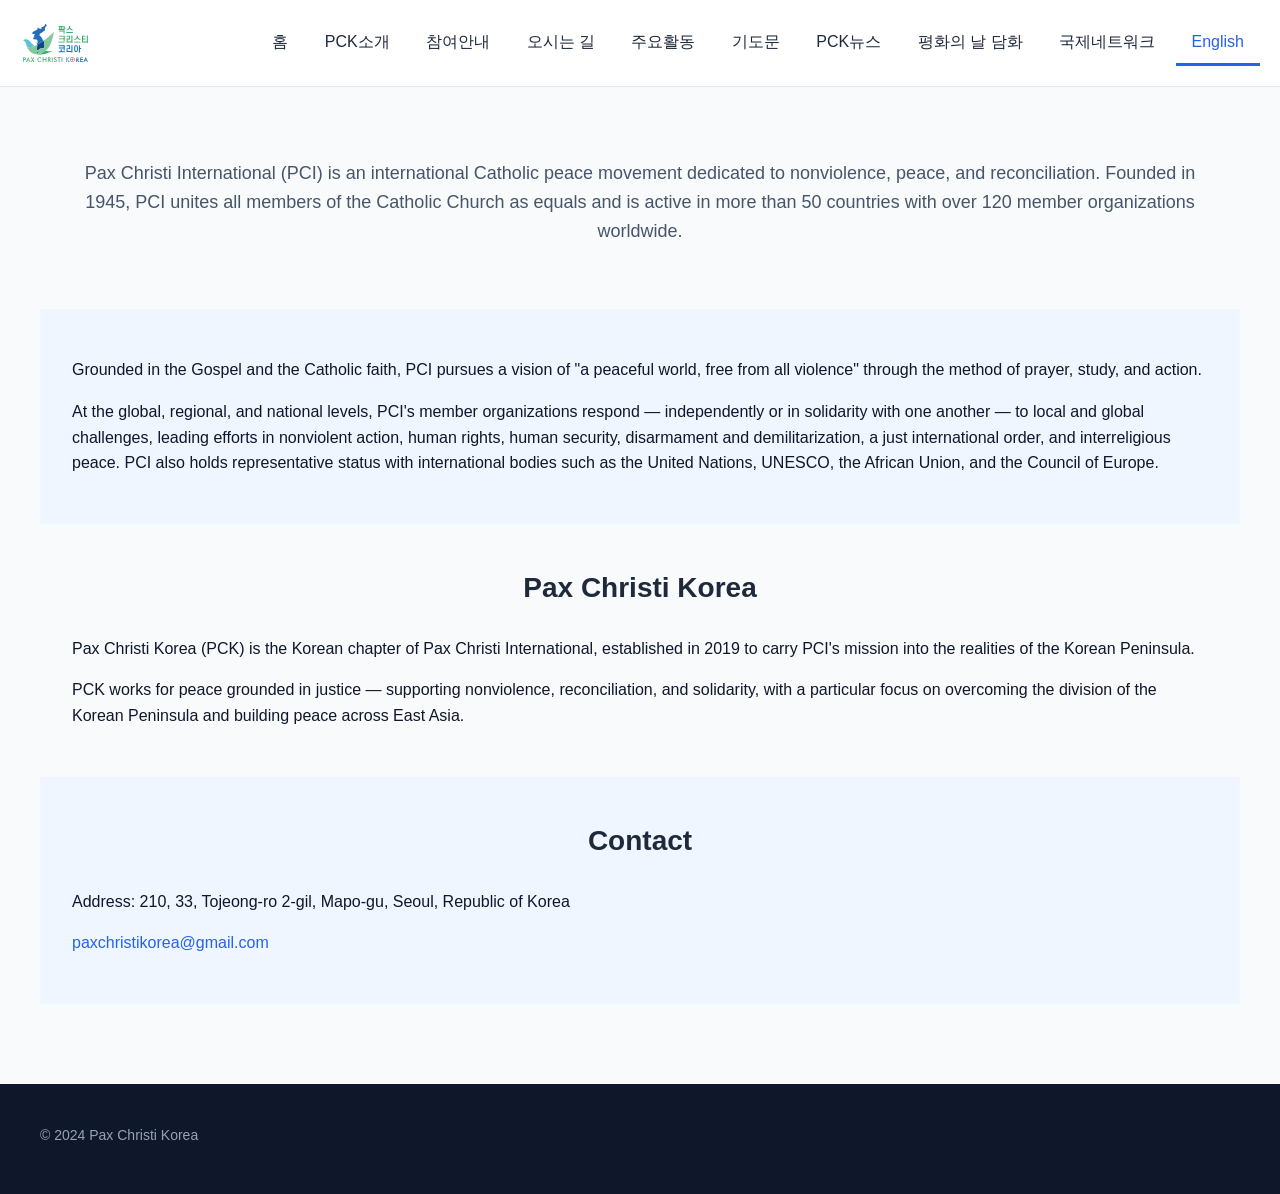
<file: en/index.html>
<!DOCTYPE html>
<html lang="en">
<head>
  <meta charset="UTF-8">
  <meta name="viewport" content="width=device-width, initial-scale=1.0">
  <title>Pax Christi Korea</title>
  <link rel="stylesheet" href="../css/style.css">
</head>
<body>
  <header>
    <h1><a href="../index.html#home"><img src="../images/logo.svg" alt="팍스크리스티코리아" class="logo"></a></h1>
    <button class="nav-toggle" aria-label="Open menu" aria-expanded="false" aria-controls="site-nav">
      <span class="bar"></span><span class="bar"></span><span class="bar"></span>
    </button>
    <nav id="site-nav">
      <a href="../index.html#home">홈</a>
      <a href="../index.html#about">PCK소개</a>
      <a href="../index.html#donation">참여안내</a>
      <a href="../index.html#location">오시는 길</a>
      <a href="../activities/index.html">주요활동</a>
      <a href="../prayers/index.html">기도문</a>
      <a href="../news/index.html">PCK뉴스</a>
      <a href="../peace-message/index.html">평화의 날 담화</a>
      <a href="../network/index.html">국제네트워크</a>
      <a href="index.html" class="active">English</a>
    </nav>
  </header>

  <main>
    <section class="hero">
      <p>Pax Christi International (PCI) is an international Catholic peace movement dedicated to nonviolence, peace, and reconciliation. Founded in 1945, PCI unites all members of the Catholic Church as equals and is active in more than 50 countries with over 120 member organizations worldwide.</p>
    </section>

    <section>
      <p class="mb-16">Grounded in the Gospel and the Catholic faith, PCI pursues a vision of "a peaceful world, free from all violence" through the method of prayer, study, and action.</p>
      <p>At the global, regional, and national levels, PCI's member organizations respond — independently or in solidarity with one another — to local and global challenges, leading efforts in nonviolent action, human rights, human security, disarmament and demilitarization, a just international order, and interreligious peace. PCI also holds representative status with international bodies such as the United Nations, UNESCO, the African Union, and the Council of Europe.</p>
    </section>

    <section>
      <h2 class="section-title">Pax Christi Korea</h2>
      <p class="mb-16">Pax Christi Korea (PCK) is the Korean chapter of Pax Christi International, established in 2019 to carry PCI's mission into the realities of the Korean Peninsula.</p>
      <p>PCK works for peace grounded in justice — supporting nonviolence, reconciliation, and solidarity, with a particular focus on overcoming the division of the Korean Peninsula and building peace across East Asia.</p>
    </section>

    <section>
      <h2 class="section-title">Contact</h2>
      <p class="mb-16">Address: 210, 33, Tojeong-ro 2-gil, Mapo-gu, Seoul, Republic of Korea</p>
      <p><a href="mailto:paxchristikorea@gmail.com">paxchristikorea@gmail.com</a></p>
    </section>
  </main>

  <footer>
    <p>&copy; 2024 Pax Christi Korea</p>
  </footer>

  <script src="../js/nav.js" defer></script>
</body>
</html>
</file>
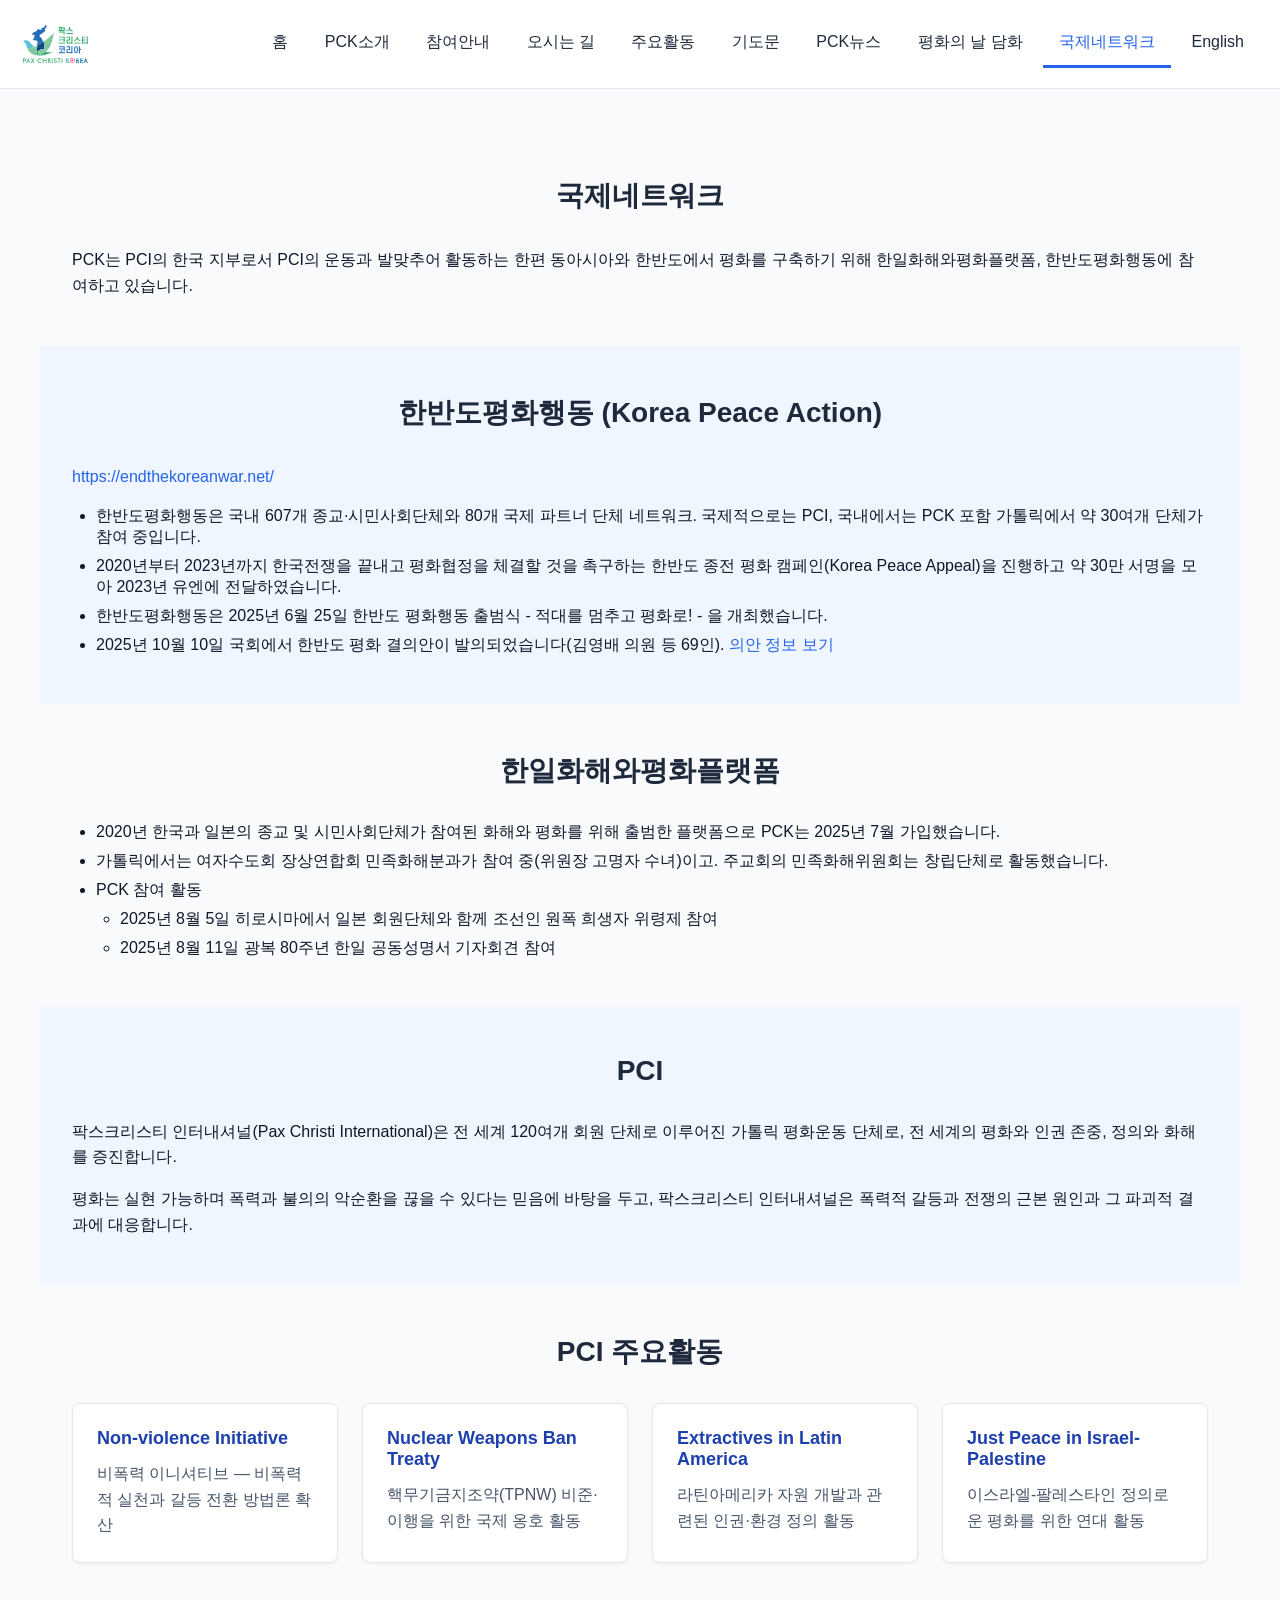
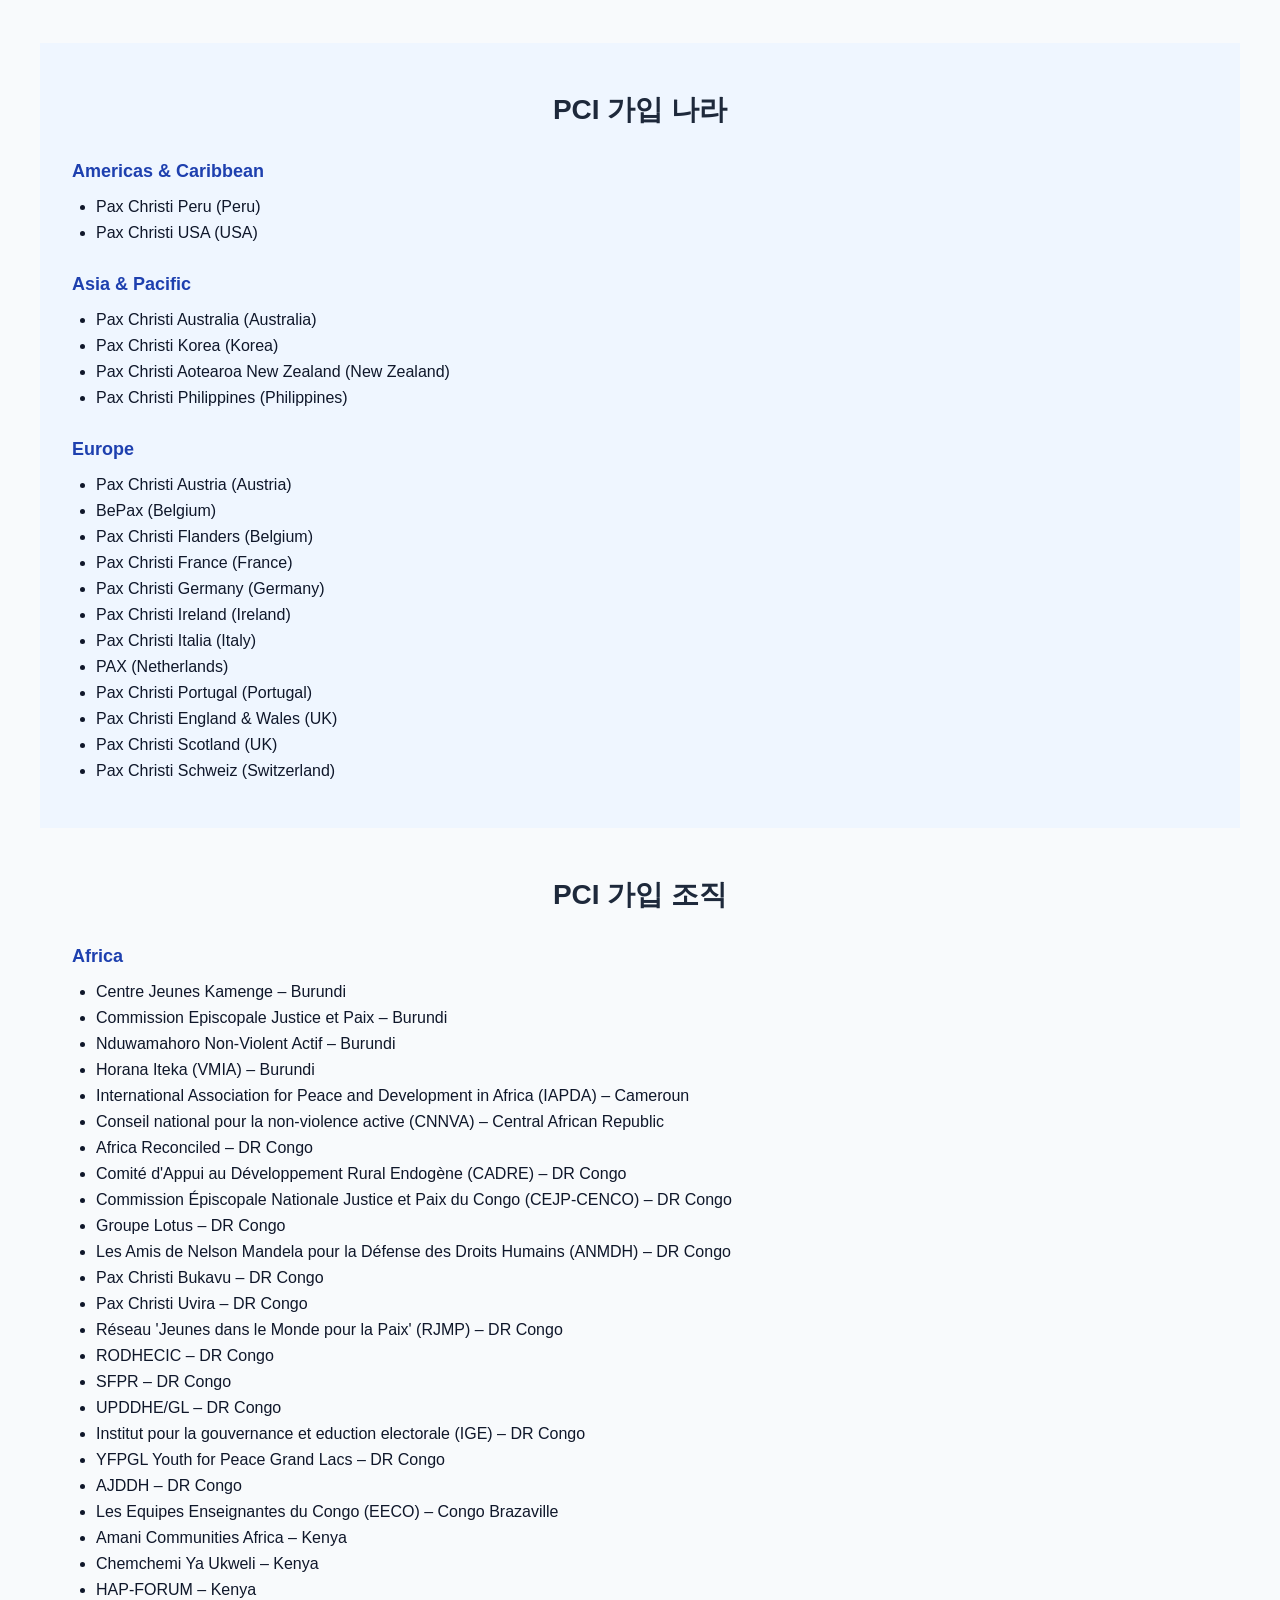
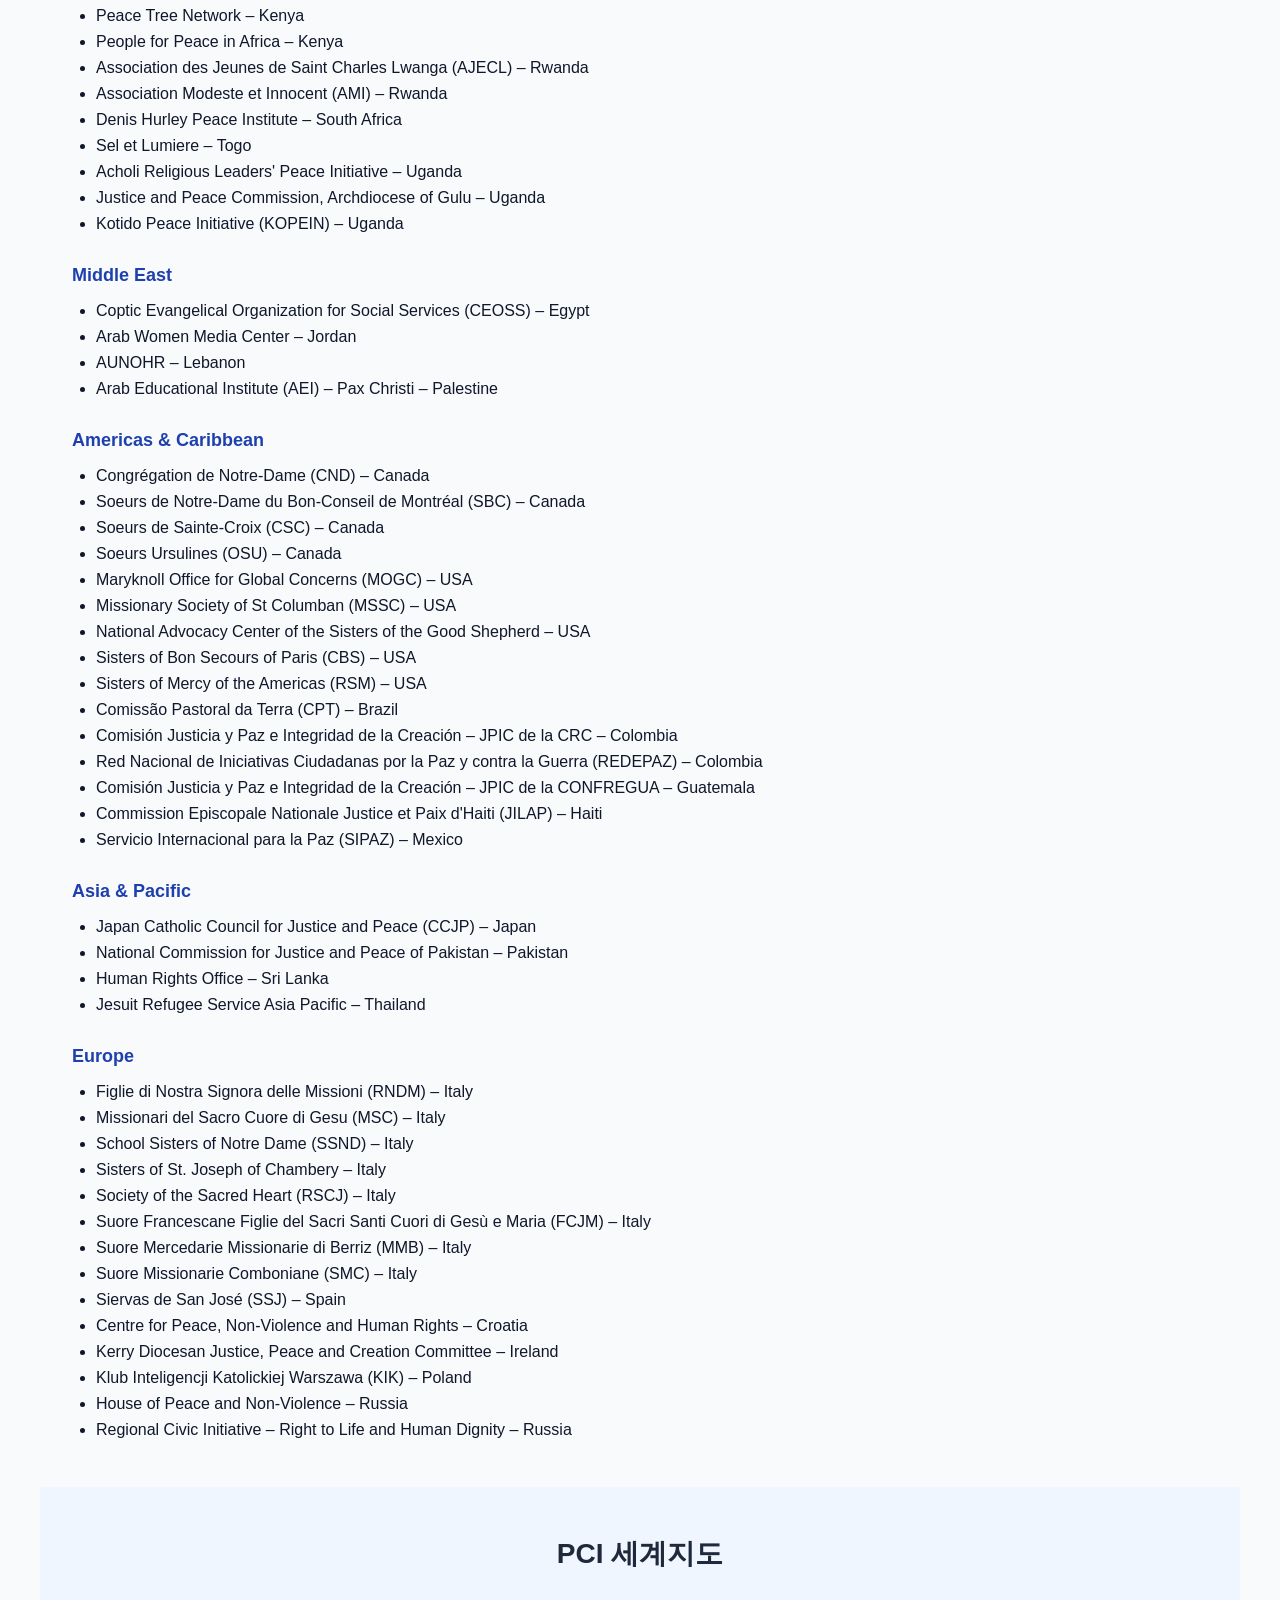
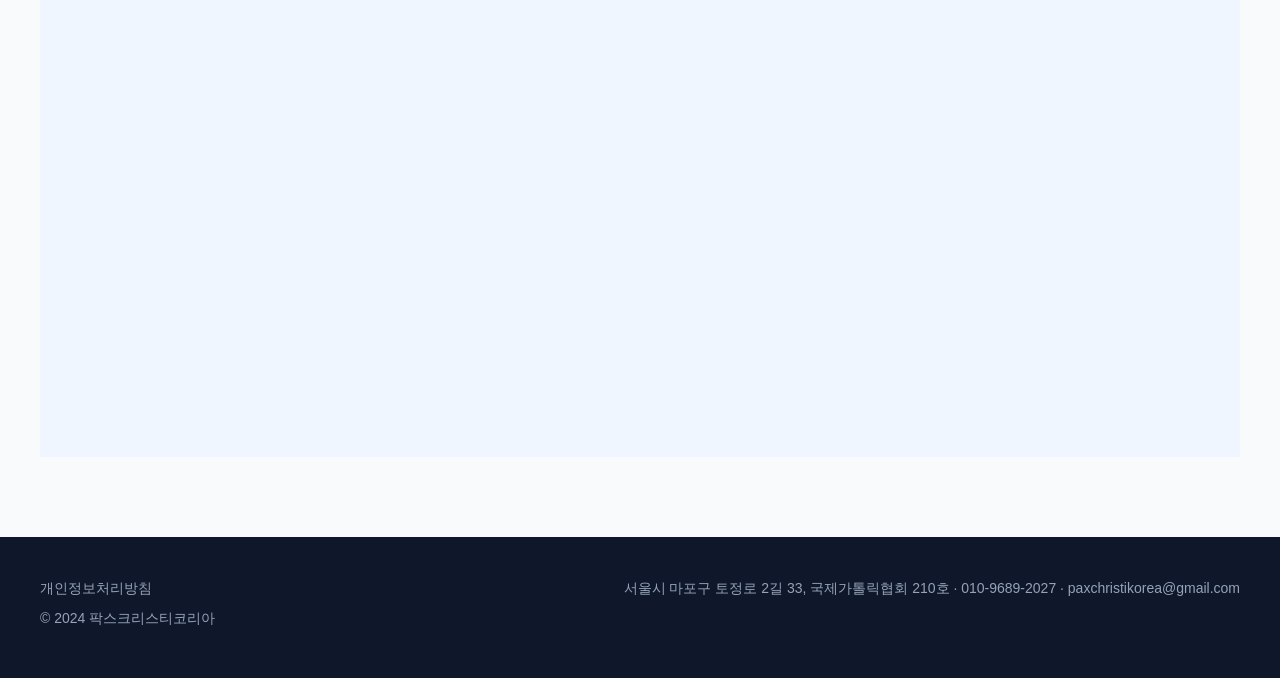
<file: network/index.html>
<!DOCTYPE html>
<html lang="ko">
<head>
  <meta charset="UTF-8">
  <meta name="viewport" content="width=device-width, initial-scale=1.0">
  <title>국제네트워크 - 팍스크리스티코리아</title>
  <link rel="stylesheet" href="../css/style.css">
</head>
<body>
  <header>
    <h1><a href="../index.html#home"><img src="../images/logo.svg" alt="팍스크리스티코리아" class="logo"></a></h1>
    <button class="nav-toggle" aria-label="메뉴 열기" aria-expanded="false" aria-controls="site-nav">
      <span class="bar"></span><span class="bar"></span><span class="bar"></span>
    </button>
    <nav id="site-nav">
      <a href="../index.html#home">홈</a>
      <a href="../index.html#about">PCK소개</a>
      <a href="../index.html#donation">참여안내</a>
      <a href="../index.html#location">오시는 길</a>
      <a href="../activities/index.html">주요활동</a>
      <a href="../prayers/index.html">기도문</a>
      <a href="../news/index.html">PCK뉴스</a>
      <a href="../peace-message/index.html">평화의 날 담화</a>
      <a href="index.html" class="active">국제네트워크</a>
      <a href="../en/index.html">English</a>
    </nav>
  </header>

  <main>

    <section id="intro">
      <h2 class="section-title">국제네트워크</h2>
      <p>PCK는 PCI의 한국 지부로서 PCI의 운동과 발맞추어 활동하는 한편 동아시아와 한반도에서 평화를 구축하기 위해 한일화해와평화플랫폼, 한반도평화행동에 참여하고 있습니다.</p>
    </section>

    <section id="korea-peace-action">
      <h2 class="section-title">한반도평화행동 (Korea Peace Action)</h2>
      <p class="mb-16"><a href="https://endthekoreanwar.net/" target="_blank" rel="noopener">https://endthekoreanwar.net/</a></p>
      <ul>
        <li class="mb-8">한반도평화행동은 국내 607개 종교·시민사회단체와 80개 국제 파트너 단체 네트워크. 국제적으로는 PCI, 국내에서는 PCK 포함 가톨릭에서 약 30여개 단체가 참여 중입니다.</li>
        <li class="mb-8">2020년부터 2023년까지 한국전쟁을 끝내고 평화협정을 체결할 것을 촉구하는 한반도 종전 평화 캠페인(Korea Peace Appeal)을 진행하고 약 30만 서명을 모아 2023년 유엔에 전달하였습니다.</li>
        <li class="mb-8">한반도평화행동은 2025년 6월 25일 한반도 평화행동 출범식 - 적대를 멈추고 평화로! - 을 개최했습니다.</li>
        <li>2025년 10월 10일 국회에서 한반도 평화 결의안이 발의되었습니다(김영배 의원 등 69인). <a href="https://likms.assembly.go.kr/bill/bi/billDetailPage.do?billId=PRC_G2G5O1O0N0O9M1M3L2T8T5R1T6R9R4" target="_blank" rel="noopener">의안 정보 보기</a></li>
      </ul>
    </section>

    <section id="korea-japan-platform">
      <h2 class="section-title">한일화해와평화플랫폼</h2>
      <ul>
        <li class="mb-8">2020년 한국과 일본의 종교 및 시민사회단체가 참여된 화해와 평화를 위해 출범한 플랫폼으로 PCK는 2025년 7월 가입했습니다.</li>
        <li class="mb-8">가톨릭에서는 여자수도회 장상연합회 민족화해분과가 참여 중(위원장 고명자 수녀)이고. 주교회의 민족화해위원회는 창립단체로 활동했습니다.</li>
        <li>PCK 참여 활동
          <ul>
            <li class="mb-8">2025년 8월 5일 히로시마에서 일본 회원단체와 함께 조선인 원폭 희생자 위령제 참여</li>
            <li>2025년 8월 11일 광복 80주년 한일 공동성명서 기자회견 참여</li>
          </ul>
        </li>
      </ul>
    </section>

    <section id="pci">
      <h2 class="section-title">PCI</h2>
      <p class="mb-16">팍스크리스티 인터내셔널(Pax Christi International)은 전 세계 120여개 회원 단체로 이루어진 가톨릭 평화운동 단체로, 전 세계의 평화와 인권 존중, 정의와 화해를 증진합니다.</p>
      <p>평화는 실현 가능하며 폭력과 불의의 악순환을 끊을 수 있다는 믿음에 바탕을 두고, 팍스크리스티 인터내셔널은 폭력적 갈등과 전쟁의 근본 원인과 그 파괴적 결과에 대응합니다.</p>
    </section>

    <section id="pci-activities">
      <h2 class="section-title">PCI 주요활동</h2>
      <div class="card-grid mb-32">
        <div class="card">
          <h3 class="card-title">Non-violence Initiative</h3>
          <p class="card-content">비폭력 이니셔티브 — 비폭력적 실천과 갈등 전환 방법론 확산</p>
        </div>
        <div class="card">
          <h3 class="card-title">Nuclear Weapons Ban Treaty</h3>
          <p class="card-content">핵무기금지조약(TPNW) 비준·이행을 위한 국제 옹호 활동</p>
        </div>
        <div class="card">
          <h3 class="card-title">Extractives in Latin America</h3>
          <p class="card-content">라틴아메리카 자원 개발과 관련된 인권·환경 정의 활동</p>
        </div>
        <div class="card">
          <h3 class="card-title">Just Peace in Israel-Palestine</h3>
          <p class="card-content">이스라엘-팔레스타인 정의로운 평화를 위한 연대 활동</p>
        </div>
      </div>
    </section>

    <section id="countries">
      <h2 class="section-title">PCI 가입 나라</h2>

      <div class="mb-32">
        <h3 class="mb-16">Americas &amp; Caribbean</h3>
        <ul>
          <li class="mb-8">Pax Christi Peru (Peru)</li>
          <li>Pax Christi USA (USA)</li>
        </ul>
      </div>

      <div class="mb-32">
        <h3 class="mb-16">Asia &amp; Pacific</h3>
        <ul>
          <li class="mb-8">Pax Christi Australia (Australia)</li>
          <li class="mb-8">Pax Christi Korea (Korea)</li>
          <li class="mb-8">Pax Christi Aotearoa New Zealand (New Zealand)</li>
          <li>Pax Christi Philippines (Philippines)</li>
        </ul>
      </div>

      <div>
        <h3 class="mb-16">Europe</h3>
        <ul>
          <li class="mb-8">Pax Christi Austria (Austria)</li>
          <li class="mb-8">BePax (Belgium)</li>
          <li class="mb-8">Pax Christi Flanders (Belgium)</li>
          <li class="mb-8">Pax Christi France (France)</li>
          <li class="mb-8">Pax Christi Germany (Germany)</li>
          <li class="mb-8">Pax Christi Ireland (Ireland)</li>
          <li class="mb-8">Pax Christi Italia (Italy)</li>
          <li class="mb-8">PAX (Netherlands)</li>
          <li class="mb-8">Pax Christi Portugal (Portugal)</li>
          <li class="mb-8">Pax Christi England &amp; Wales (UK)</li>
          <li class="mb-8">Pax Christi Scotland (UK)</li>
          <li>Pax Christi Schweiz (Switzerland)</li>
        </ul>
      </div>
    </section>

    <section id="organizations">
      <h2 class="section-title">PCI 가입 조직</h2>

      <div class="mb-32">
        <h3 class="mb-16">Africa</h3>
        <ul>
          <li class="mb-8">Centre Jeunes Kamenge – Burundi</li>
          <li class="mb-8">Commission Episcopale Justice et Paix – Burundi</li>
          <li class="mb-8">Nduwamahoro Non-Violent Actif – Burundi</li>
          <li class="mb-8">Horana Iteka (VMIA) – Burundi</li>
          <li class="mb-8">International Association for Peace and Development in Africa (IAPDA) – Cameroun</li>
          <li class="mb-8">Conseil national pour la non-violence active (CNNVA) – Central African Republic</li>
          <li class="mb-8">Africa Reconciled – DR Congo</li>
          <li class="mb-8">Comité d'Appui au Développement Rural Endogène (CADRE) – DR Congo</li>
          <li class="mb-8">Commission Épiscopale Nationale Justice et Paix du Congo (CEJP-CENCO) – DR Congo</li>
          <li class="mb-8">Groupe Lotus – DR Congo</li>
          <li class="mb-8">Les Amis de Nelson Mandela pour la Défense des Droits Humains (ANMDH) – DR Congo</li>
          <li class="mb-8">Pax Christi Bukavu – DR Congo</li>
          <li class="mb-8">Pax Christi Uvira – DR Congo</li>
          <li class="mb-8">Réseau 'Jeunes dans le Monde pour la Paix' (RJMP) – DR Congo</li>
          <li class="mb-8">RODHECIC – DR Congo</li>
          <li class="mb-8">SFPR – DR Congo</li>
          <li class="mb-8">UPDDHE/GL – DR Congo</li>
          <li class="mb-8">Institut pour la gouvernance et eduction electorale (IGE) – DR Congo</li>
          <li class="mb-8">YFPGL Youth for Peace Grand Lacs – DR Congo</li>
          <li class="mb-8">AJDDH – DR Congo</li>
          <li class="mb-8">Les Equipes Enseignantes du Congo (EECO) – Congo Brazaville</li>
          <li class="mb-8">Amani Communities Africa – Kenya</li>
          <li class="mb-8">Chemchemi Ya Ukweli – Kenya</li>
          <li class="mb-8">HAP-FORUM – Kenya</li>
          <li class="mb-8">Peace Tree Network – Kenya</li>
          <li class="mb-8">People for Peace in Africa – Kenya</li>
          <li class="mb-8">Association des Jeunes de Saint Charles Lwanga (AJECL) – Rwanda</li>
          <li class="mb-8">Association Modeste et Innocent (AMI) – Rwanda</li>
          <li class="mb-8">Denis Hurley Peace Institute – South Africa</li>
          <li class="mb-8">Sel et Lumiere – Togo</li>
          <li class="mb-8">Acholi Religious Leaders' Peace Initiative – Uganda</li>
          <li class="mb-8">Justice and Peace Commission, Archdiocese of Gulu – Uganda</li>
          <li>Kotido Peace Initiative (KOPEIN) – Uganda</li>
        </ul>
      </div>

      <div class="mb-32">
        <h3 class="mb-16">Middle East</h3>
        <ul>
          <li class="mb-8">Coptic Evangelical Organization for Social Services (CEOSS) – Egypt</li>
          <li class="mb-8">Arab Women Media Center – Jordan</li>
          <li class="mb-8">AUNOHR – Lebanon</li>
          <li>Arab Educational Institute (AEI) – Pax Christi – Palestine</li>
        </ul>
      </div>

      <div class="mb-32">
        <h3 class="mb-16">Americas &amp; Caribbean</h3>
        <ul>
          <li class="mb-8">Congrégation de Notre-Dame (CND) – Canada</li>
          <li class="mb-8">Soeurs de Notre-Dame du Bon-Conseil de Montréal (SBC) – Canada</li>
          <li class="mb-8">Soeurs de Sainte-Croix (CSC) – Canada</li>
          <li class="mb-8">Soeurs Ursulines (OSU) – Canada</li>
          <li class="mb-8">Maryknoll Office for Global Concerns (MOGC) – USA</li>
          <li class="mb-8">Missionary Society of St Columban (MSSC) – USA</li>
          <li class="mb-8">National Advocacy Center of the Sisters of the Good Shepherd – USA</li>
          <li class="mb-8">Sisters of Bon Secours of Paris (CBS) – USA</li>
          <li class="mb-8">Sisters of Mercy of the Americas (RSM) – USA</li>
          <li class="mb-8">Comissão Pastoral da Terra (CPT) – Brazil</li>
          <li class="mb-8">Comisión Justicia y Paz e Integridad de la Creación – JPIC de la CRC – Colombia</li>
          <li class="mb-8">Red Nacional de Iniciativas Ciudadanas por la Paz y contra la Guerra (REDEPAZ) – Colombia</li>
          <li class="mb-8">Comisión Justicia y Paz e Integridad de la Creación – JPIC de la CONFREGUA – Guatemala</li>
          <li class="mb-8">Commission Episcopale Nationale Justice et Paix d'Haiti (JILAP) – Haiti</li>
          <li>Servicio Internacional para la Paz (SIPAZ) – Mexico</li>
        </ul>
      </div>

      <div class="mb-32">
        <h3 class="mb-16">Asia &amp; Pacific</h3>
        <ul>
          <li class="mb-8">Japan Catholic Council for Justice and Peace (CCJP) – Japan</li>
          <li class="mb-8">National Commission for Justice and Peace of Pakistan – Pakistan</li>
          <li class="mb-8">Human Rights Office – Sri Lanka</li>
          <li>Jesuit Refugee Service Asia Pacific – Thailand</li>
        </ul>
      </div>

      <div>
        <h3 class="mb-16">Europe</h3>
        <ul>
          <li class="mb-8">Figlie di Nostra Signora delle Missioni (RNDM) – Italy</li>
          <li class="mb-8">Missionari del Sacro Cuore di Gesu (MSC) – Italy</li>
          <li class="mb-8">School Sisters of Notre Dame (SSND) – Italy</li>
          <li class="mb-8">Sisters of St. Joseph of Chambery – Italy</li>
          <li class="mb-8">Society of the Sacred Heart (RSCJ) – Italy</li>
          <li class="mb-8">Suore Francescane Figlie del Sacri Santi Cuori di Gesù e Maria (FCJM) – Italy</li>
          <li class="mb-8">Suore Mercedarie Missionarie di Berriz (MMB) – Italy</li>
          <li class="mb-8">Suore Missionarie Comboniane (SMC) – Italy</li>
          <li class="mb-8">Siervas de San José (SSJ) – Spain</li>
          <li class="mb-8">Centre for Peace, Non-Violence and Human Rights – Croatia</li>
          <li class="mb-8">Kerry Diocesan Justice, Peace and Creation Committee – Ireland</li>
          <li class="mb-8">Klub Inteligencji Katolickiej Warszawa (KIK) – Poland</li>
          <li class="mb-8">House of Peace and Non-Violence – Russia</li>
          <li>Regional Civic Initiative – Right to Life and Human Dignity – Russia</li>
        </ul>
      </div>
    </section>

    <section id="worldmap">
      <h2 class="section-title">PCI 세계지도</h2>
      <div class="map-container">
        <iframe src="https://www.google.com/maps/d/viewer?mid=169kxJ9c_5heYT17PilCCztxpX6lEzNA&femb=1&ll=10.010022397458842%2C-124.64190855000004&z=2" title="팍스크리스티 인터내셔널 세계지도" loading="lazy"></iframe>
      </div>
    </section>

  </main>

  <footer>
    <div class="footer-row">
      <p>개인정보처리방침</p>
      <p>서울시 마포구 토정로 2길 33, 국제가톨릭협회 210호 · 010-9689-2027 · paxchristikorea@gmail.com</p>
    </div>
    <p>&copy; 2024 팍스크리스티코리아</p>
  </footer>

  <script src="../js/nav.js" defer></script>
</body>
</html>
</file>
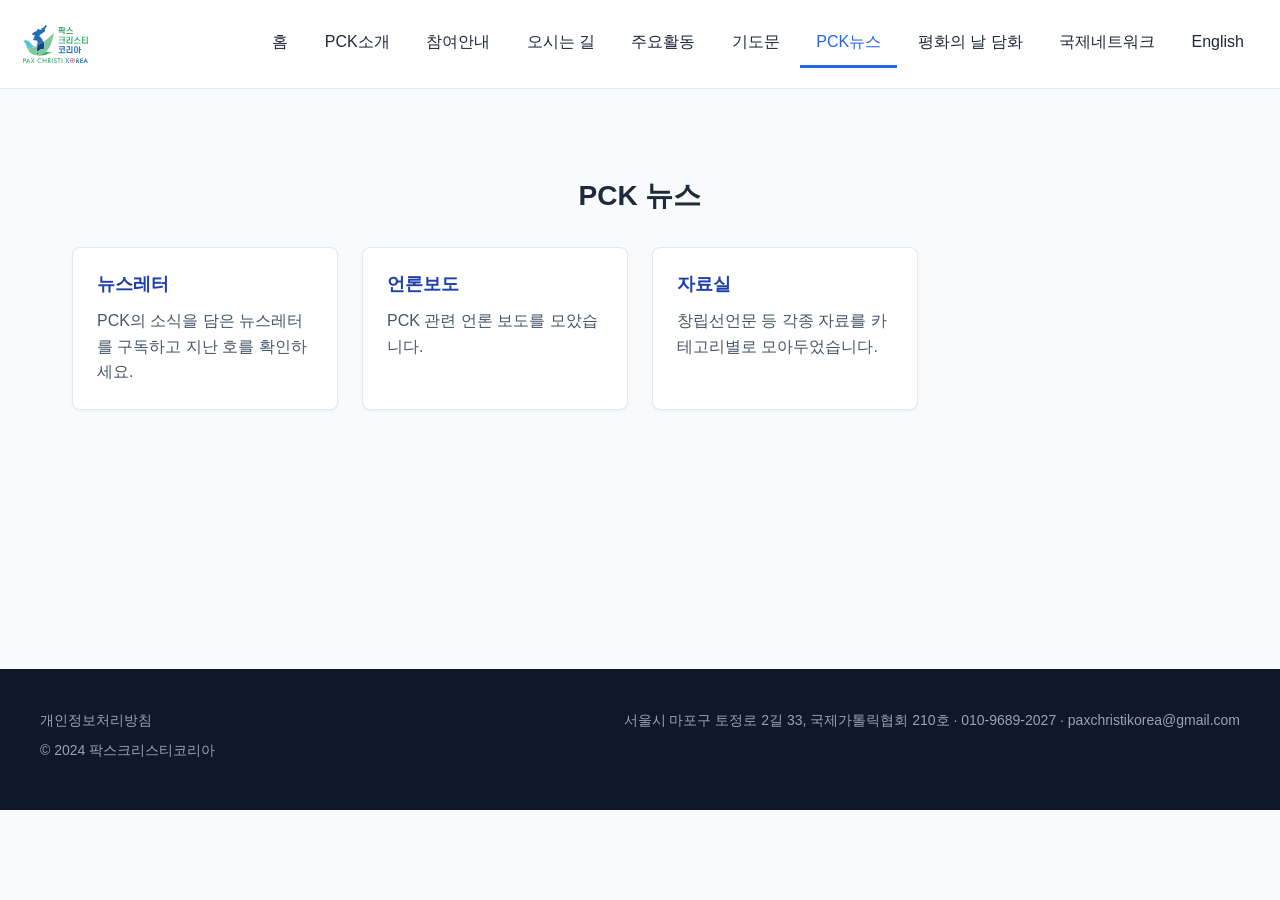
<file: news/index.html>
<!DOCTYPE html>
<html lang="ko">
<head>
  <meta charset="UTF-8">
  <meta name="viewport" content="width=device-width, initial-scale=1.0">
  <title>PCK뉴스 - 팍스크리스티코리아</title>
  <link rel="stylesheet" href="../css/style.css">
</head>
<body>
  <header>
    <h1><a href="../index.html#home"><img src="../images/logo.svg" alt="팍스크리스티코리아" class="logo"></a></h1>
    <button class="nav-toggle" aria-label="메뉴 열기" aria-expanded="false" aria-controls="site-nav">
      <span class="bar"></span><span class="bar"></span><span class="bar"></span>
    </button>
    <nav id="site-nav">
      <a href="../index.html#home">홈</a>
      <a href="../index.html#about">PCK소개</a>
      <a href="../index.html#donation">참여안내</a>
      <a href="../index.html#location">오시는 길</a>
      <a href="../activities/index.html">주요활동</a>
      <a href="../prayers/index.html">기도문</a>
      <a href="index.html" class="active">PCK뉴스</a>
      <a href="../peace-message/index.html">평화의 날 담화</a>
      <a href="../network/index.html">국제네트워크</a>
      <a href="../en/index.html">English</a>
    </nav>
  </header>

  <main>
    <section>
      <h2 class="section-title">PCK 뉴스</h2>
      <div class="card-grid">
        <div class="card">
          <h3 class="card-title"><a href="newsletter.html">뉴스레터</a></h3>
          <p class="card-content">PCK의 소식을 담은 뉴스레터를 구독하고 지난 호를 확인하세요.</p>
        </div>
        <div class="card">
          <h3 class="card-title"><a href="press.html">언론보도</a></h3>
          <p class="card-content">PCK 관련 언론 보도를 모았습니다.</p>
        </div>
        <div class="card">
          <h3 class="card-title"><a href="resources.html">자료실</a></h3>
          <p class="card-content">창립선언문 등 각종 자료를 카테고리별로 모아두었습니다.</p>
        </div>
      </div>
    </section>
  </main>

  <footer>
    <div class="footer-row">
      <p>개인정보처리방침</p>
      <p>서울시 마포구 토정로 2길 33, 국제가톨릭협회 210호 · 010-9689-2027 · paxchristikorea@gmail.com</p>
    </div>
    <p>&copy; 2024 팍스크리스티코리아</p>
  </footer>

  <script src="../js/nav.js" defer></script>
</body>
</html>
</file>
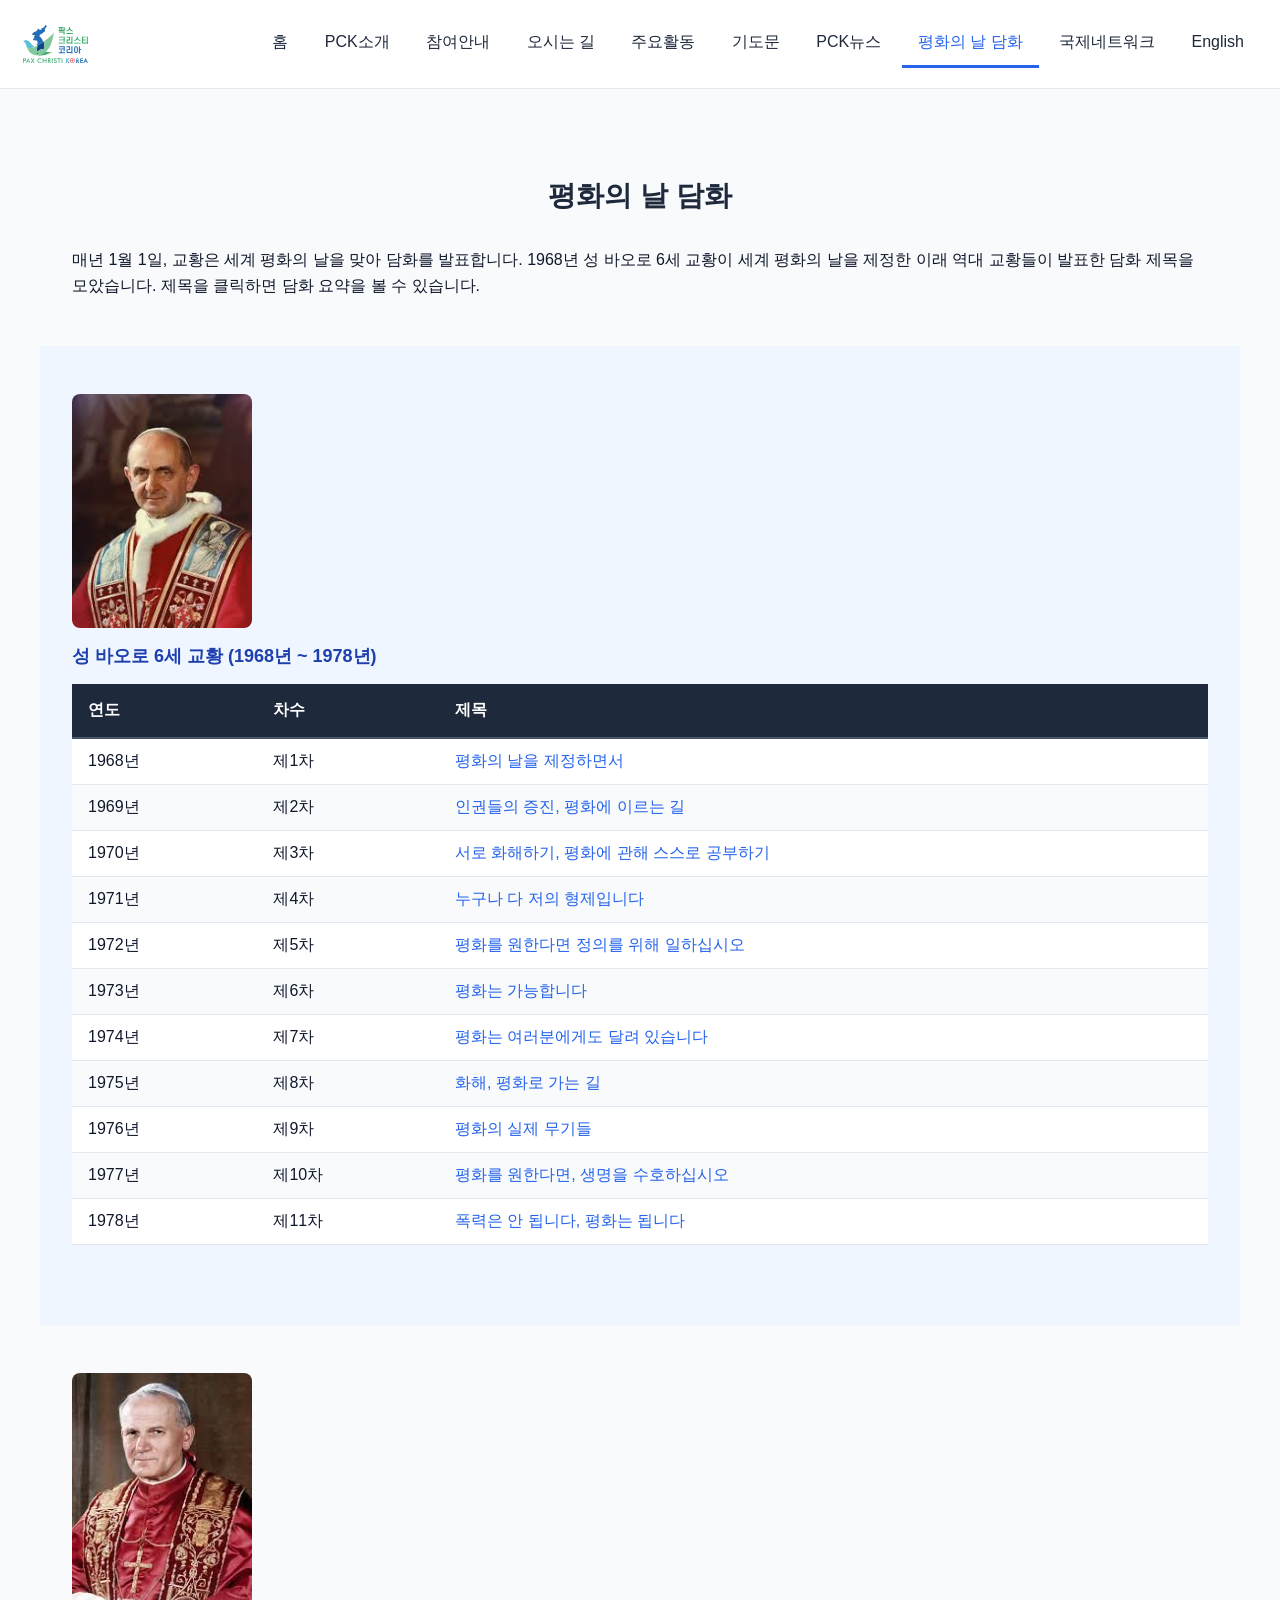
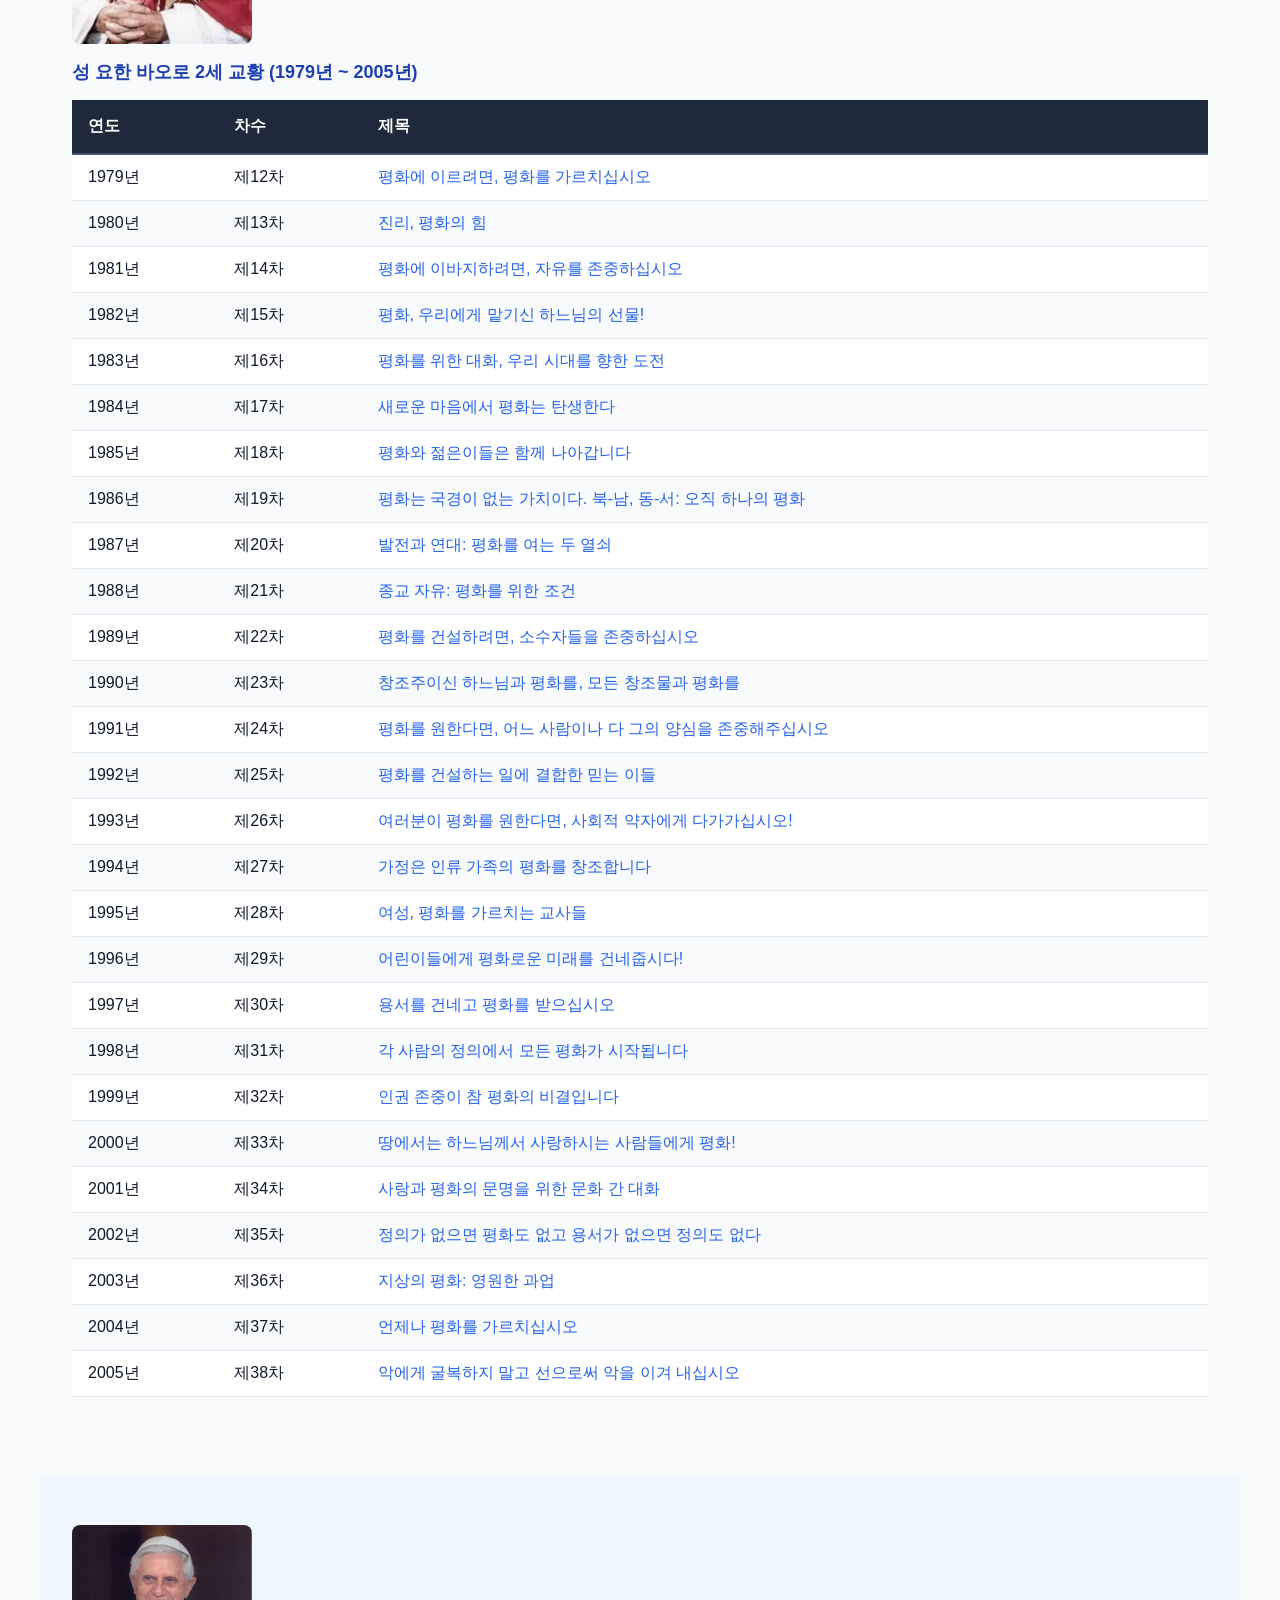
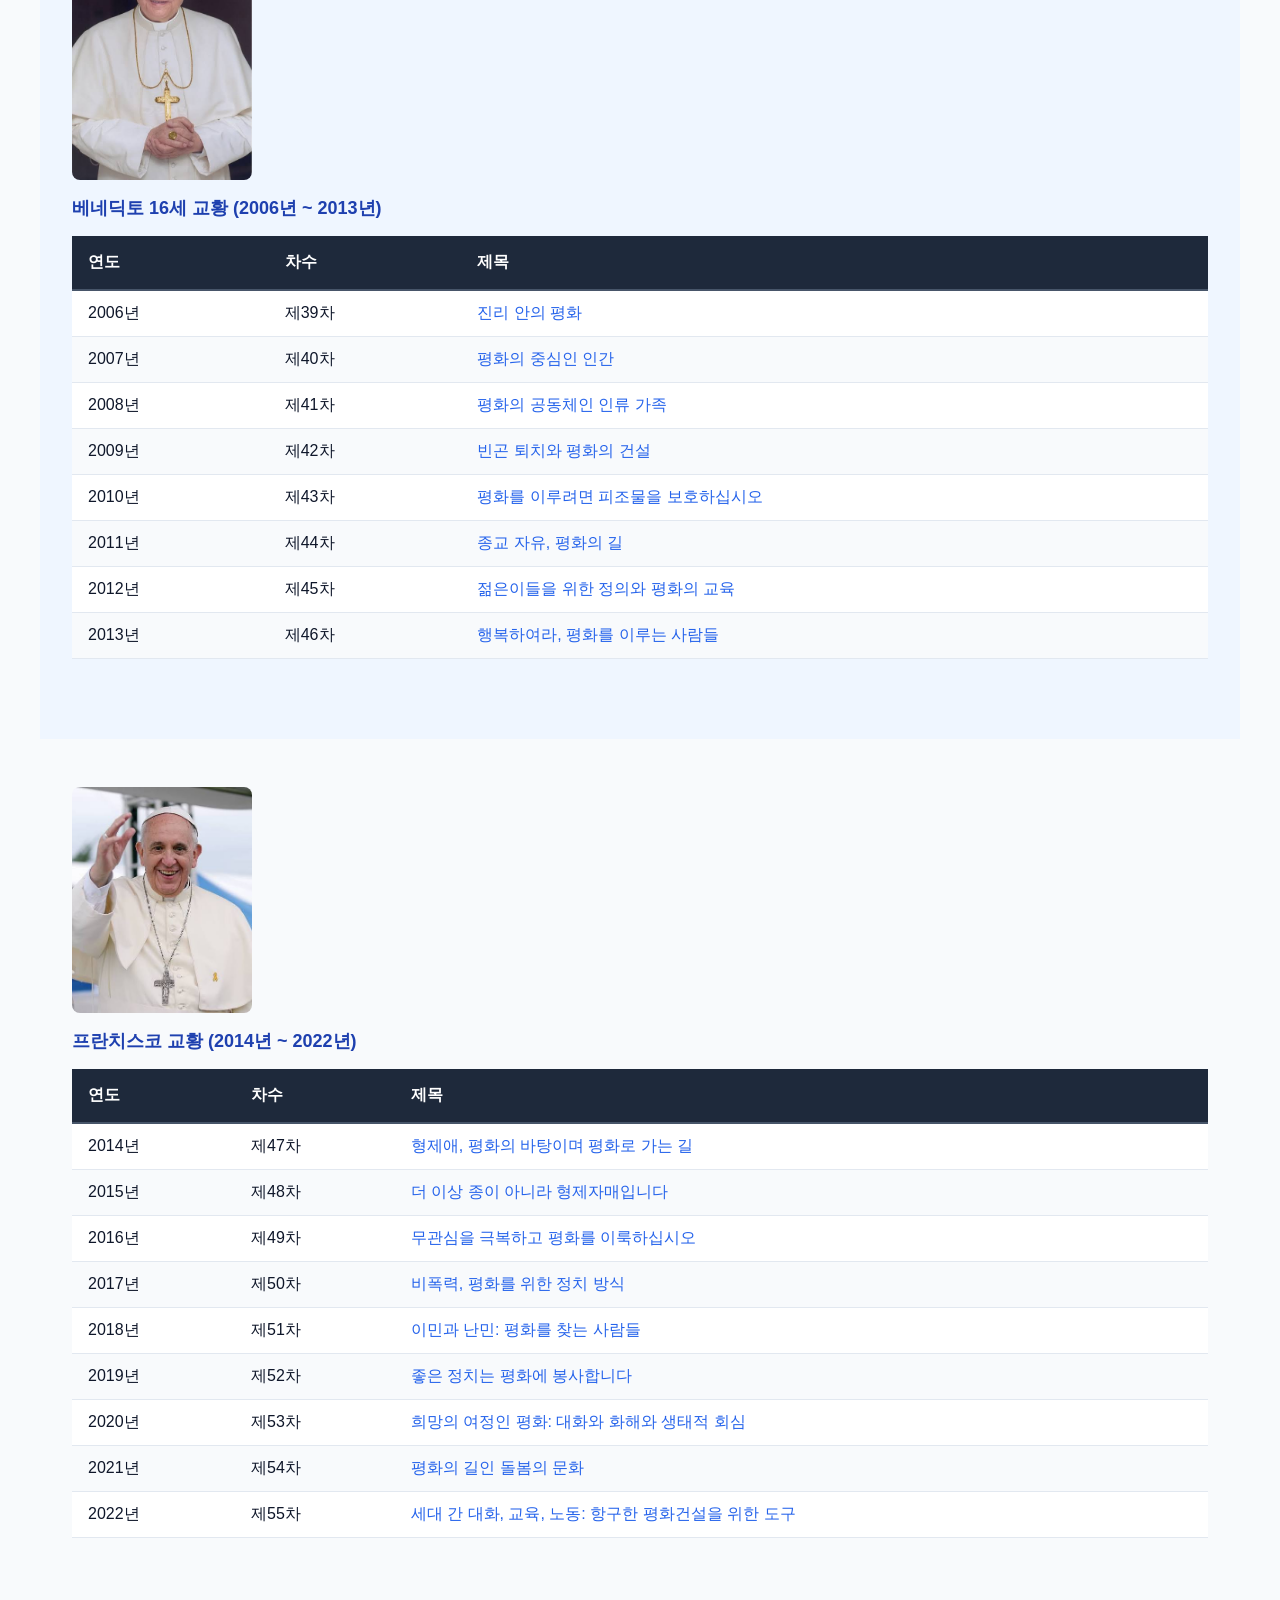
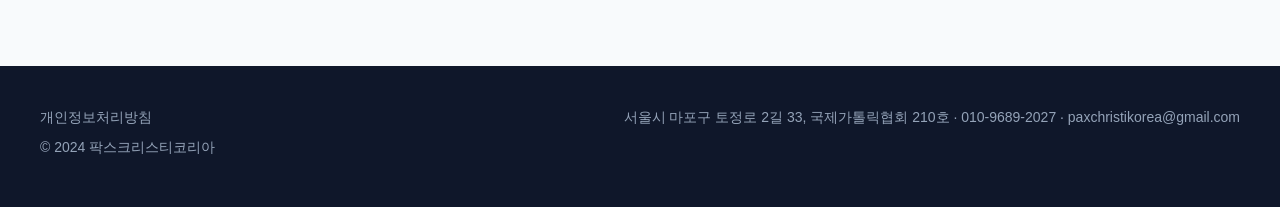
<file: peace-message/index.html>
<!DOCTYPE html>
<html lang="ko">
<head>
  <meta charset="UTF-8">
  <meta name="viewport" content="width=device-width, initial-scale=1.0">
  <title>평화의 날 담화 - 팍스크리스티코리아</title>
  <link rel="stylesheet" href="../css/style.css">
</head>
<body>
  <header>
    <h1><a href="../index.html#home"><img src="../images/logo.svg" alt="팍스크리스티코리아" class="logo"></a></h1>
    <button class="nav-toggle" aria-label="메뉴 열기" aria-expanded="false" aria-controls="site-nav">
      <span class="bar"></span><span class="bar"></span><span class="bar"></span>
    </button>
    <nav id="site-nav">
      <a href="../index.html#home">홈</a>
      <a href="../index.html#about">PCK소개</a>
      <a href="../index.html#donation">참여안내</a>
      <a href="../index.html#location">오시는 길</a>
      <a href="../activities/index.html">주요활동</a>
      <a href="../prayers/index.html">기도문</a>
      <a href="../news/index.html">PCK뉴스</a>
      <a href="index.html" class="active">평화의 날 담화</a>
      <a href="../network/index.html">국제네트워크</a>
      <a href="../en/index.html">English</a>
    </nav>
  </header>

  <main>

    <section id="intro">
      <h2 class="section-title">평화의 날 담화</h2>
      <p>매년 1월 1일, 교황은 세계 평화의 날을 맞아 담화를 발표합니다. 1968년 성 바오로 6세 교황이 세계 평화의 날을 제정한 이래 역대 교황들이 발표한 담화 제목을 모았습니다. 제목을 클릭하면 담화 요약을 볼 수 있습니다.</p>
    </section>

    <section id="paul-vi">
      <img class="pope-photo" src="../images/popes/paul-vi.jpg" alt="성 바오로 6세 교황">
      <h3 class="mb-16">성 바오로 6세 교황 (1968년 ~ 1978년)</h3>
      <table class="mb-32">
        <thead>
          <tr>
            <th>연도</th>
            <th>차수</th>
            <th>제목</th>
          </tr>
        </thead>
        <tbody>
          <tr><td>1968년</td><td>제1차</td><td><a href="message.html?id=1968">평화의 날을 제정하면서</a></td></tr>
          <tr><td>1969년</td><td>제2차</td><td><a href="message.html?id=1969">인권들의 증진, 평화에 이르는 길</a></td></tr>
          <tr><td>1970년</td><td>제3차</td><td><a href="message.html?id=1970">서로 화해하기, 평화에 관해 스스로 공부하기</a></td></tr>
          <tr><td>1971년</td><td>제4차</td><td><a href="message.html?id=1971">누구나 다 저의 형제입니다</a></td></tr>
          <tr><td>1972년</td><td>제5차</td><td><a href="message.html?id=1972">평화를 원한다면 정의를 위해 일하십시오</a></td></tr>
          <tr><td>1973년</td><td>제6차</td><td><a href="message.html?id=1973">평화는 가능합니다</a></td></tr>
          <tr><td>1974년</td><td>제7차</td><td><a href="message.html?id=1974">평화는 여러분에게도 달려 있습니다</a></td></tr>
          <tr><td>1975년</td><td>제8차</td><td><a href="message.html?id=1975">화해, 평화로 가는 길</a></td></tr>
          <tr><td>1976년</td><td>제9차</td><td><a href="message.html?id=1976">평화의 실제 무기들</a></td></tr>
          <tr><td>1977년</td><td>제10차</td><td><a href="message.html?id=1977">평화를 원한다면, 생명을 수호하십시오</a></td></tr>
          <tr><td>1978년</td><td>제11차</td><td><a href="message.html?id=1978">폭력은 안 됩니다, 평화는 됩니다</a></td></tr>
        </tbody>
      </table>
    </section>

    <section id="john-paul-ii">
      <img class="pope-photo" src="../images/popes/john-paul-ii.jpg" alt="성 요한 바오로 2세 교황">
      <h3 class="mb-16">성 요한 바오로 2세 교황 (1979년 ~ 2005년)</h3>
      <table class="mb-32">
        <thead>
          <tr>
            <th>연도</th>
            <th>차수</th>
            <th>제목</th>
          </tr>
        </thead>
        <tbody>
          <tr><td>1979년</td><td>제12차</td><td><a href="message.html?id=1979">평화에 이르려면, 평화를 가르치십시오</a></td></tr>
          <tr><td>1980년</td><td>제13차</td><td><a href="message.html?id=1980">진리, 평화의 힘</a></td></tr>
          <tr><td>1981년</td><td>제14차</td><td><a href="message.html?id=1981">평화에 이바지하려면, 자유를 존중하십시오</a></td></tr>
          <tr><td>1982년</td><td>제15차</td><td><a href="message.html?id=1982">평화, 우리에게 맡기신 하느님의 선물!</a></td></tr>
          <tr><td>1983년</td><td>제16차</td><td><a href="message.html?id=1983">평화를 위한 대화, 우리 시대를 향한 도전</a></td></tr>
          <tr><td>1984년</td><td>제17차</td><td><a href="message.html?id=1984">새로운 마음에서 평화는 탄생한다</a></td></tr>
          <tr><td>1985년</td><td>제18차</td><td><a href="message.html?id=1985">평화와 젊은이들은 함께 나아갑니다</a></td></tr>
          <tr><td>1986년</td><td>제19차</td><td><a href="message.html?id=1986">평화는 국경이 없는 가치이다. 북-남, 동-서: 오직 하나의 평화</a></td></tr>
          <tr><td>1987년</td><td>제20차</td><td><a href="message.html?id=1987">발전과 연대: 평화를 여는 두 열쇠</a></td></tr>
          <tr><td>1988년</td><td>제21차</td><td><a href="message.html?id=1988">종교 자유: 평화를 위한 조건</a></td></tr>
          <tr><td>1989년</td><td>제22차</td><td><a href="message.html?id=1989">평화를 건설하려면, 소수자들을 존중하십시오</a></td></tr>
          <tr><td>1990년</td><td>제23차</td><td><a href="message.html?id=1990">창조주이신 하느님과 평화를, 모든 창조물과 평화를</a></td></tr>
          <tr><td>1991년</td><td>제24차</td><td><a href="message.html?id=1991">평화를 원한다면, 어느 사람이나 다 그의 양심을 존중해주십시오</a></td></tr>
          <tr><td>1992년</td><td>제25차</td><td><a href="message.html?id=1992">평화를 건설하는 일에 결합한 믿는 이들</a></td></tr>
          <tr><td>1993년</td><td>제26차</td><td><a href="message.html?id=1993">여러분이 평화를 원한다면, 사회적 약자에게 다가가십시오!</a></td></tr>
          <tr><td>1994년</td><td>제27차</td><td><a href="message.html?id=1994">가정은 인류 가족의 평화를 창조합니다</a></td></tr>
          <tr><td>1995년</td><td>제28차</td><td><a href="message.html?id=1995">여성, 평화를 가르치는 교사들</a></td></tr>
          <tr><td>1996년</td><td>제29차</td><td><a href="message.html?id=1996">어린이들에게 평화로운 미래를 건네줍시다!</a></td></tr>
          <tr><td>1997년</td><td>제30차</td><td><a href="message.html?id=1997">용서를 건네고 평화를 받으십시오</a></td></tr>
          <tr><td>1998년</td><td>제31차</td><td><a href="message.html?id=1998">각 사람의 정의에서 모든 평화가 시작됩니다</a></td></tr>
          <tr><td>1999년</td><td>제32차</td><td><a href="message.html?id=1999">인권 존중이 참 평화의 비결입니다</a></td></tr>
          <tr><td>2000년</td><td>제33차</td><td><a href="message.html?id=2000">땅에서는 하느님께서 사랑하시는 사람들에게 평화!</a></td></tr>
          <tr><td>2001년</td><td>제34차</td><td><a href="message.html?id=2001">사랑과 평화의 문명을 위한 문화 간 대화</a></td></tr>
          <tr><td>2002년</td><td>제35차</td><td><a href="message.html?id=2002">정의가 없으면 평화도 없고 용서가 없으면 정의도 없다</a></td></tr>
          <tr><td>2003년</td><td>제36차</td><td><a href="message.html?id=2003">지상의 평화: 영원한 과업</a></td></tr>
          <tr><td>2004년</td><td>제37차</td><td><a href="message.html?id=2004">언제나 평화를 가르치십시오</a></td></tr>
          <tr><td>2005년</td><td>제38차</td><td><a href="message.html?id=2005">악에게 굴복하지 말고 선으로써 악을 이겨 내십시오</a></td></tr>
        </tbody>
      </table>
    </section>

    <section id="benedict-xvi">
      <img class="pope-photo" src="../images/popes/benedict-xvi.jpg" alt="베네딕토 16세 교황">
      <h3 class="mb-16">베네딕토 16세 교황 (2006년 ~ 2013년)</h3>
      <table class="mb-32">
        <thead>
          <tr>
            <th>연도</th>
            <th>차수</th>
            <th>제목</th>
          </tr>
        </thead>
        <tbody>
          <tr><td>2006년</td><td>제39차</td><td><a href="message.html?id=2006">진리 안의 평화</a></td></tr>
          <tr><td>2007년</td><td>제40차</td><td><a href="message.html?id=2007">평화의 중심인 인간</a></td></tr>
          <tr><td>2008년</td><td>제41차</td><td><a href="message.html?id=2008">평화의 공동체인 인류 가족</a></td></tr>
          <tr><td>2009년</td><td>제42차</td><td><a href="message.html?id=2009">빈곤 퇴치와 평화의 건설</a></td></tr>
          <tr><td>2010년</td><td>제43차</td><td><a href="message.html?id=2010">평화를 이루려면 피조물을 보호하십시오</a></td></tr>
          <tr><td>2011년</td><td>제44차</td><td><a href="message.html?id=2011">종교 자유, 평화의 길</a></td></tr>
          <tr><td>2012년</td><td>제45차</td><td><a href="message.html?id=2012">젊은이들을 위한 정의와 평화의 교육</a></td></tr>
          <tr><td>2013년</td><td>제46차</td><td><a href="message.html?id=2013">행복하여라, 평화를 이루는 사람들</a></td></tr>
        </tbody>
      </table>
    </section>

    <section id="francis">
      <img class="pope-photo" src="../images/popes/francis.jpg" alt="프란치스코 교황">
      <h3 class="mb-16">프란치스코 교황 (2014년 ~ 2022년)</h3>
      <table>
        <thead>
          <tr>
            <th>연도</th>
            <th>차수</th>
            <th>제목</th>
          </tr>
        </thead>
        <tbody>
          <tr><td>2014년</td><td>제47차</td><td><a href="message.html?id=2014">형제애, 평화의 바탕이며 평화로 가는 길</a></td></tr>
          <tr><td>2015년</td><td>제48차</td><td><a href="message.html?id=2015">더 이상 종이 아니라 형제자매입니다</a></td></tr>
          <tr><td>2016년</td><td>제49차</td><td><a href="message.html?id=2016">무관심을 극복하고 평화를 이룩하십시오</a></td></tr>
          <tr><td>2017년</td><td>제50차</td><td><a href="message.html?id=2017">비폭력, 평화를 위한 정치 방식</a></td></tr>
          <tr><td>2018년</td><td>제51차</td><td><a href="message.html?id=2018">이민과 난민: 평화를 찾는 사람들</a></td></tr>
          <tr><td>2019년</td><td>제52차</td><td><a href="message.html?id=2019">좋은 정치는 평화에 봉사합니다</a></td></tr>
          <tr><td>2020년</td><td>제53차</td><td><a href="message.html?id=2020">희망의 여정인 평화: 대화와 화해와 생태적 회심</a></td></tr>
          <tr><td>2021년</td><td>제54차</td><td><a href="message.html?id=2021">평화의 길인 돌봄의 문화</a></td></tr>
          <tr><td>2022년</td><td>제55차</td><td><a href="message.html?id=2022">세대 간 대화, 교육, 노동: 항구한 평화건설을 위한 도구</a></td></tr>
        </tbody>
      </table>
    </section>

  </main>

  <footer>
    <div class="footer-row">
      <p>개인정보처리방침</p>
      <p>서울시 마포구 토정로 2길 33, 국제가톨릭협회 210호 · 010-9689-2027 · paxchristikorea@gmail.com</p>
    </div>
    <p>&copy; 2024 팍스크리스티코리아</p>
  </footer>

  <script src="../js/nav.js" defer></script>
</body>
</html>
</file>
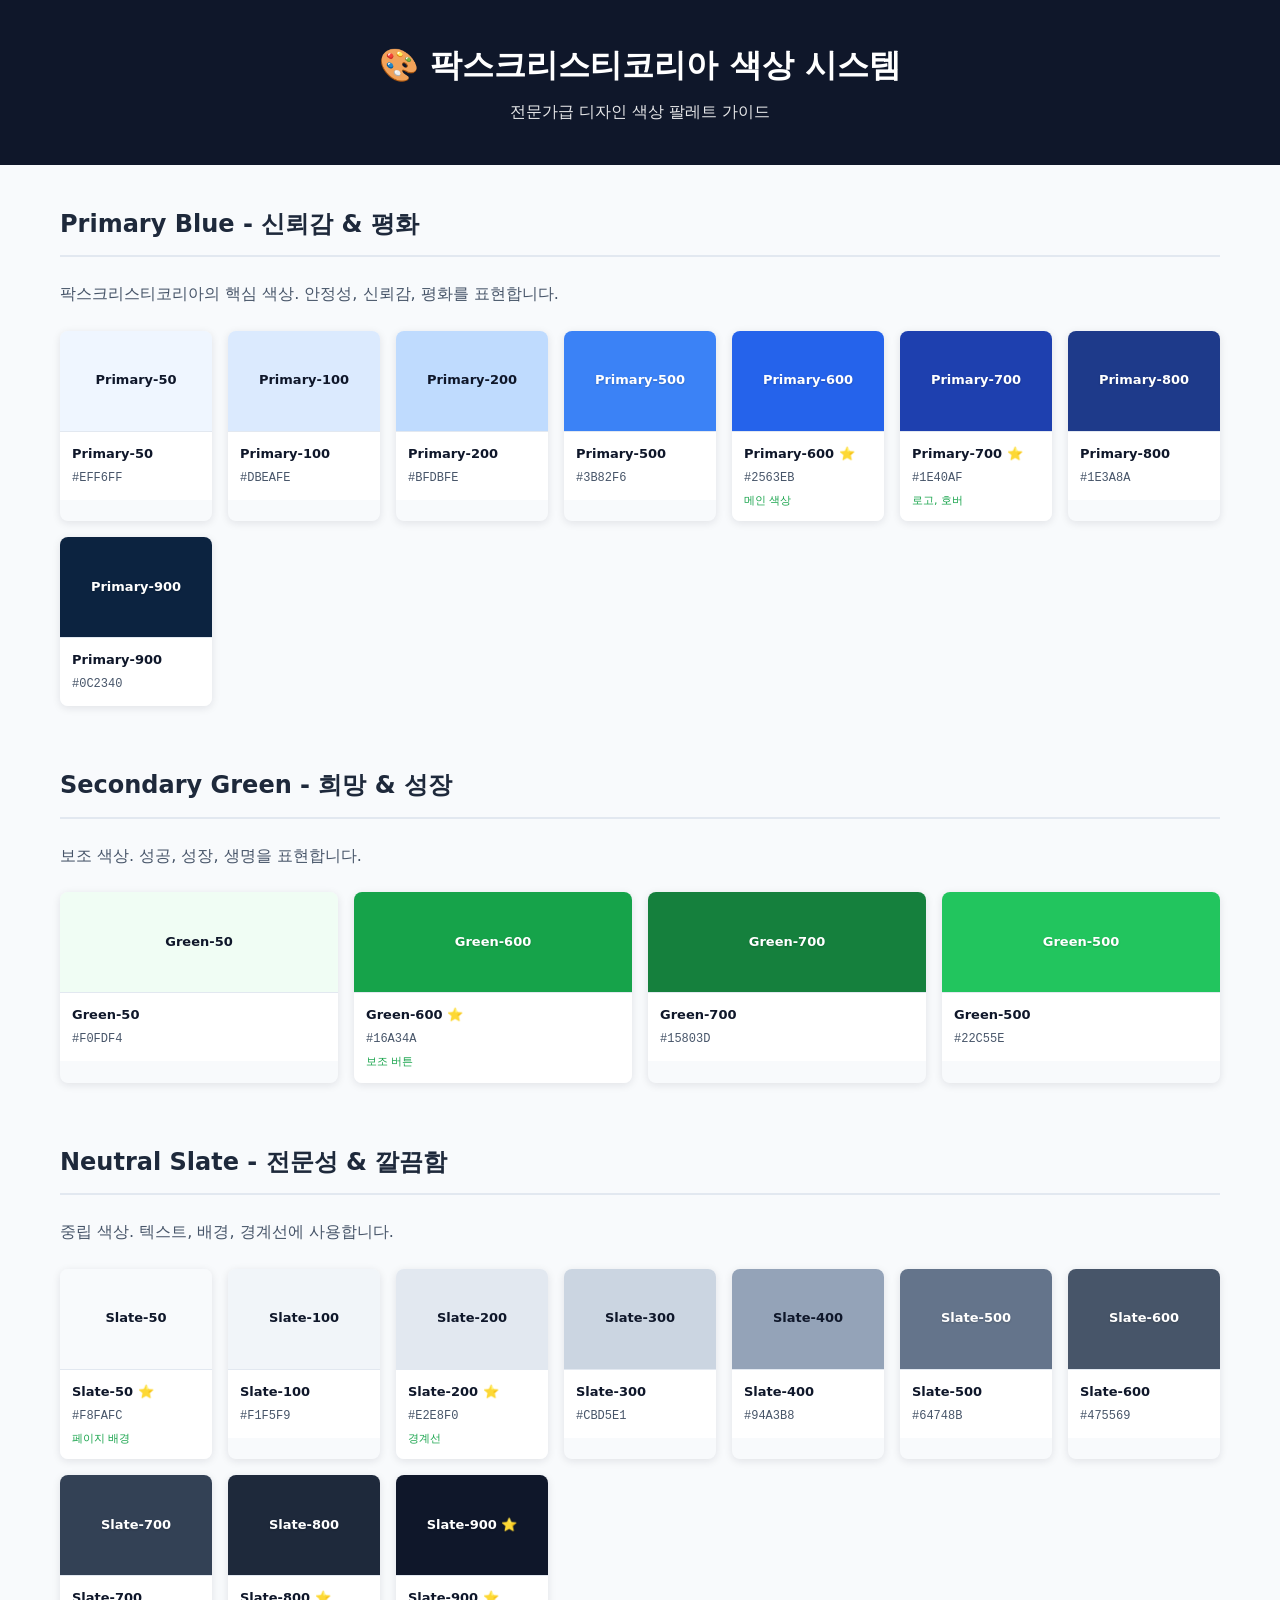
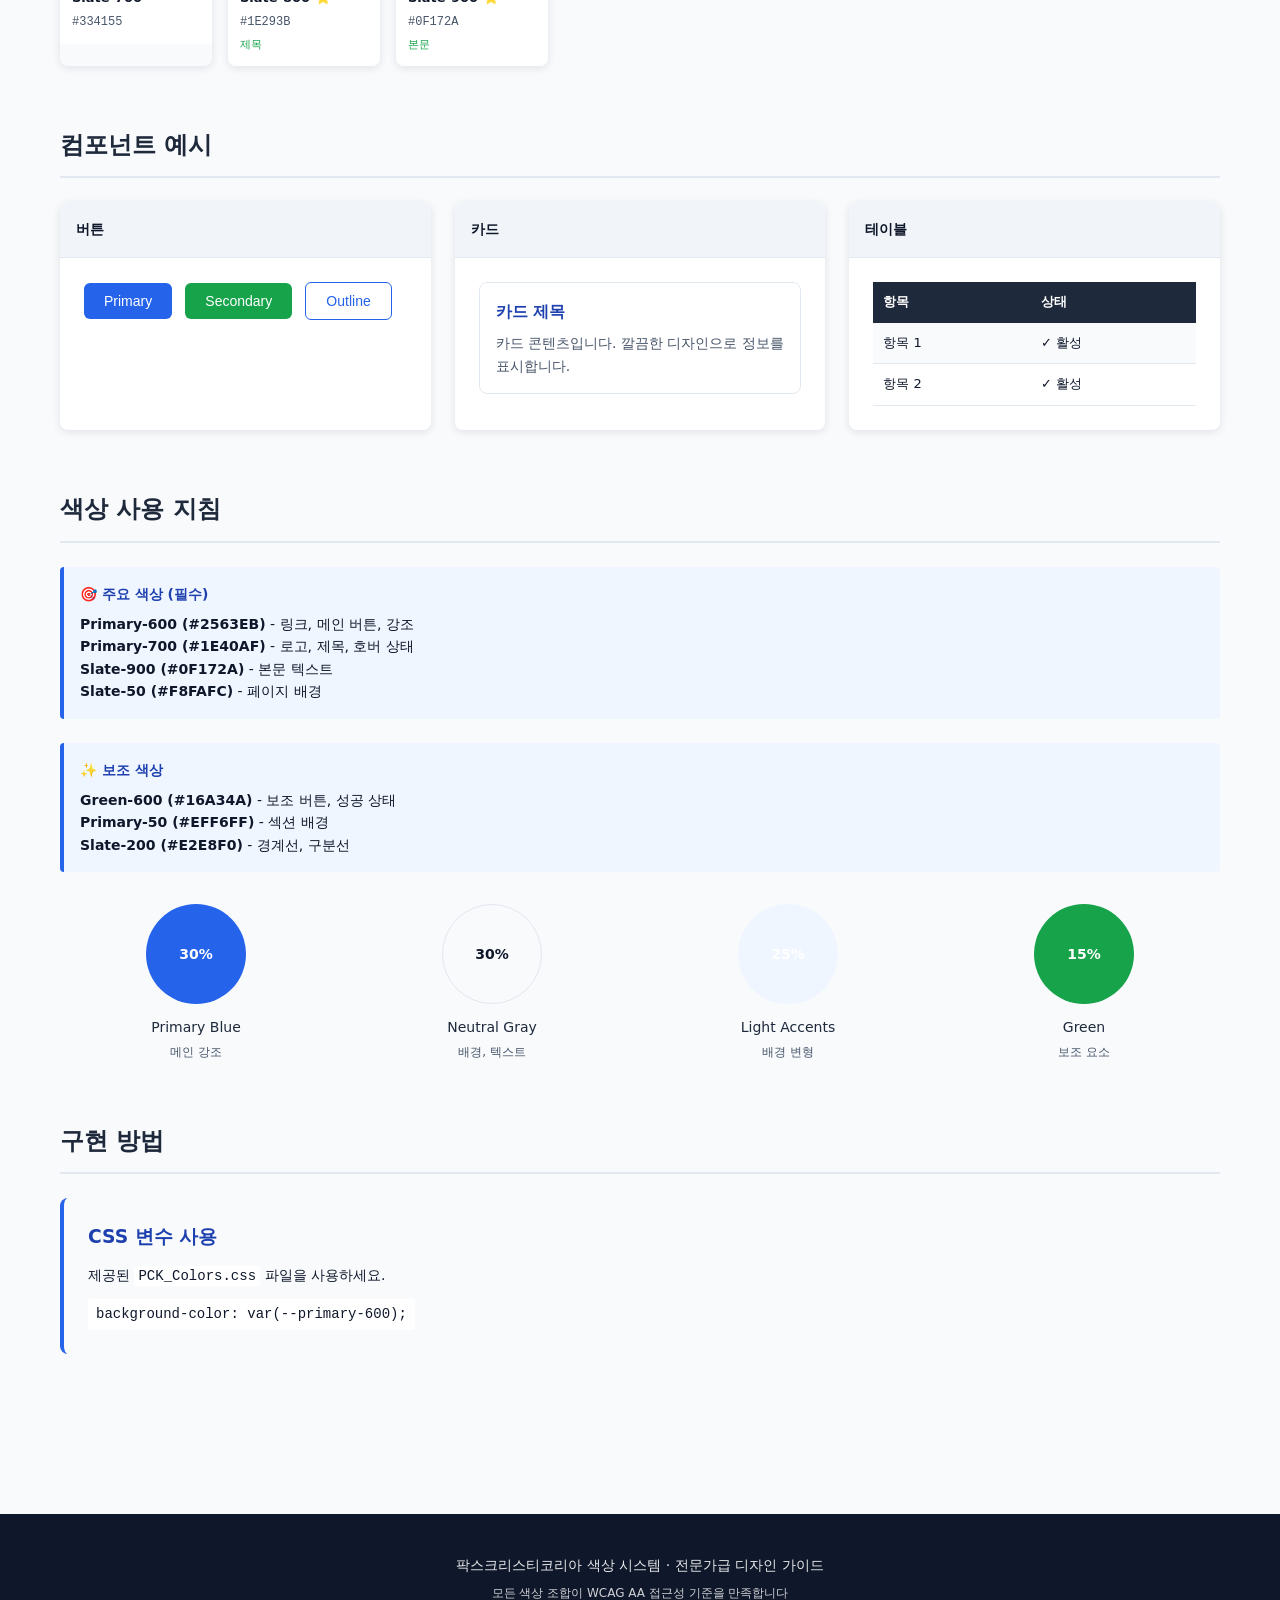
<file: docs/PCK_Color_Palette.html>
<!DOCTYPE html>
<html lang="ko">
<head>
  <meta charset="UTF-8">
  <meta name="viewport" content="width=device-width, initial-scale=1.0">
  <title>팍스크리스티코리아 색상 시스템</title>
  <style>
    * {
      margin: 0;
      padding: 0;
      box-sizing: border-box;
    }

    :root {
      --primary-50: #EFF6FF;
      --primary-100: #DBEAFE;
      --primary-200: #BFDBFE;
      --primary-600: #2563EB;
      --primary-700: #1E40AF;
      --primary-900: #0C2340;
      
      --green-50: #F0FDF4;
      --green-600: #16A34A;
      --green-700: #15803D;
      
      --slate-50: #F8FAFC;
      --slate-100: #F1F5F9;
      --slate-200: #E2E8F0;
      --slate-600: #475569;
      --slate-800: #1E293B;
      --slate-900: #0F172A;
      
      --amber-50: #FFFBEB;
      --amber-600: #D97706;
      
      --cyan-50: #ECFDF5;
      --cyan-600: #0891B2;
    }

    body {
      background-color: var(--slate-50);
      color: var(--slate-900);
      font-family: 'Noto Sans KR', system-ui, sans-serif;
      line-height: 1.6;
    }

    header {
      background-color: var(--slate-900);
      color: white;
      padding: 40px;
      text-align: center;
    }

    header h1 {
      font-size: 32px;
      margin-bottom: 8px;
    }

    header p {
      font-size: 16px;
      opacity: 0.9;
    }

    .container {
      max-width: 1200px;
      margin: 0 auto;
      padding: 40px 20px;
    }

    .color-section {
      margin-bottom: 60px;
    }

    .color-section h2 {
      font-size: 24px;
      color: var(--slate-800);
      margin-bottom: 24px;
      padding-bottom: 12px;
      border-bottom: 2px solid var(--slate-200);
    }

    .color-grid {
      display: grid;
      grid-template-columns: repeat(auto-fit, minmax(150px, 1fr));
      gap: 16px;
      margin-bottom: 40px;
    }

    .color-box {
      border-radius: 8px;
      overflow: hidden;
      box-shadow: 0 2px 8px rgba(15, 23, 42, 0.1);
      transition: transform 0.2s;
    }

    .color-box:hover {
      transform: translateY(-4px);
      box-shadow: 0 4px 16px rgba(15, 23, 42, 0.15);
    }

    .color-sample {
      height: 100px;
      display: flex;
      align-items: center;
      justify-content: center;
      font-weight: 600;
      font-size: 13px;
      color: white;
      text-shadow: 0 1px 2px rgba(0, 0, 0, 0.2);
    }

    .color-info {
      padding: 12px;
      background-color: white;
      border-top: 1px solid var(--slate-200);
    }

    .color-name {
      font-weight: 600;
      color: var(--slate-900);
      font-size: 13px;
      margin-bottom: 4px;
    }

    .color-hex {
      font-family: 'Courier New', monospace;
      font-size: 12px;
      color: var(--slate-600);
    }

    /* 밝은 배경 텍스트 */
    .light .color-sample {
      color: var(--slate-900);
      text-shadow: none;
    }

    /* 구성 섹션 */
    .components-grid {
      display: grid;
      grid-template-columns: repeat(auto-fit, minmax(250px, 1fr));
      gap: 24px;
      margin-top: 24px;
    }

    .component-demo {
      background-color: white;
      border-radius: 8px;
      overflow: hidden;
      box-shadow: 0 2px 8px rgba(15, 23, 42, 0.1);
    }

    .component-demo-header {
      background-color: var(--slate-100);
      padding: 16px;
      border-bottom: 1px solid var(--slate-200);
    }

    .component-demo-title {
      font-weight: 600;
      color: var(--slate-900);
      font-size: 14px;
    }

    .component-demo-body {
      padding: 24px;
    }

    /* 버튼 데모 */
    .btn {
      display: inline-block;
      padding: 10px 20px;
      border-radius: 6px;
      border: none;
      font-weight: 500;
      cursor: pointer;
      transition: all 0.2s;
      margin-bottom: 8px;
      margin-right: 8px;
      font-size: 14px;
    }

    .btn-primary {
      background-color: var(--primary-600);
      color: white;
    }

    .btn-primary:hover {
      background-color: var(--primary-700);
    }

    .btn-secondary {
      background-color: var(--green-600);
      color: white;
    }

    .btn-secondary:hover {
      background-color: var(--green-700);
    }

    .btn-outline {
      background-color: transparent;
      color: var(--primary-600);
      border: 1px solid var(--primary-600);
    }

    .btn-outline:hover {
      background-color: var(--primary-50);
    }

    /* 카드 데모 */
    .card-demo {
      border: 1px solid var(--slate-200);
      border-radius: 8px;
      padding: 16px;
      margin-bottom: 12px;
      transition: all 0.2s;
    }

    .card-demo:hover {
      border-color: var(--slate-300);
      box-shadow: 0 4px 12px rgba(15, 23, 42, 0.1);
    }

    .card-demo h3 {
      color: var(--primary-700);
      font-size: 16px;
      margin-bottom: 8px;
    }

    .card-demo p {
      color: var(--slate-600);
      font-size: 14px;
    }

    /* 테이블 데모 */
    .table-demo {
      width: 100%;
      border-collapse: collapse;
      font-size: 13px;
    }

    .table-demo thead {
      background-color: var(--slate-800);
      color: white;
    }

    .table-demo th {
      padding: 10px;
      text-align: left;
      font-weight: 600;
    }

    .table-demo td {
      padding: 10px;
      border-bottom: 1px solid var(--slate-200);
    }

    .table-demo tbody tr:nth-child(odd) {
      background-color: var(--slate-50);
    }

    .table-demo tbody tr:hover {
      background-color: var(--primary-50);
    }

    /* 파이 챠트 스타일 */
    .usage-pie {
      display: flex;
      justify-content: space-around;
      margin-top: 32px;
      flex-wrap: wrap;
      gap: 24px;
    }

    .usage-item {
      text-align: center;
      flex: 1;
      min-width: 150px;
    }

    .usage-circle {
      width: 100px;
      height: 100px;
      border-radius: 50%;
      margin: 0 auto 12px;
      display: flex;
      align-items: center;
      justify-content: center;
      color: white;
      font-weight: 600;
      font-size: 14px;
    }

    .usage-label {
      font-weight: 500;
      color: var(--slate-800);
      font-size: 14px;
      margin-bottom: 4px;
    }

    .usage-desc {
      color: var(--slate-600);
      font-size: 12px;
    }

    /* 설명 박스 */
    .info-box {
      background-color: var(--primary-50);
      border-left: 4px solid var(--primary-600);
      padding: 16px;
      border-radius: 4px;
      margin: 24px 0;
    }

    .info-box h3 {
      color: var(--primary-700);
      font-size: 14px;
      margin-bottom: 8px;
    }

    .info-box p {
      color: var(--slate-700);
      font-size: 14px;
    }

    /* 반응형 */
    @media (max-width: 768px) {
      header {
        padding: 24px;
      }

      header h1 {
        font-size: 24px;
      }

      .container {
        padding: 24px 16px;
      }

      .color-grid {
        grid-template-columns: repeat(auto-fit, minmax(120px, 1fr));
      }

      .components-grid {
        grid-template-columns: 1fr;
      }
    }

    /* 프린트 스타일 */
    @media print {
      header {
        background-color: var(--slate-900);
      }

      .color-box {
        break-inside: avoid;
      }
    }

    footer {
      background-color: var(--slate-900);
      color: white;
      padding: 40px;
      text-align: center;
      margin-top: 60px;
    }

    footer p {
      opacity: 0.9;
      font-size: 14px;
    }
  </style>
</head>
<body>
  <header>
    <h1>🎨 팍스크리스티코리아 색상 시스템</h1>
    <p>전문가급 디자인 색상 팔레트 가이드</p>
  </header>

  <div class="container">
    <!-- Primary Blue -->
    <div class="color-section">
      <h2>Primary Blue - 신뢰감 & 평화</h2>
      <p style="margin-bottom: 24px; color: var(--slate-600);">
        팍스크리스티코리아의 핵심 색상. 안정성, 신뢰감, 평화를 표현합니다.
      </p>
      
      <div class="color-grid">
        <div class="color-box light">
          <div class="color-sample" style="background-color: #EFF6FF;">Primary-50</div>
          <div class="color-info">
            <div class="color-name">Primary-50</div>
            <div class="color-hex">#EFF6FF</div>
          </div>
        </div>

        <div class="color-box light">
          <div class="color-sample" style="background-color: #DBEAFE;">Primary-100</div>
          <div class="color-info">
            <div class="color-name">Primary-100</div>
            <div class="color-hex">#DBEAFE</div>
          </div>
        </div>

        <div class="color-box light">
          <div class="color-sample" style="background-color: #BFDBFE;">Primary-200</div>
          <div class="color-info">
            <div class="color-name">Primary-200</div>
            <div class="color-hex">#BFDBFE</div>
          </div>
        </div>

        <div class="color-box">
          <div class="color-sample" style="background-color: #3B82F6;">Primary-500</div>
          <div class="color-info">
            <div class="color-name">Primary-500</div>
            <div class="color-hex">#3B82F6</div>
          </div>
        </div>

        <div class="color-box">
          <div class="color-sample" style="background-color: #2563EB;">Primary-600</div>
          <div class="color-info">
            <div class="color-name">Primary-600 ⭐</div>
            <div class="color-hex">#2563EB</div>
            <div style="font-size: 11px; color: #16A34A; margin-top: 4px;">메인 색상</div>
          </div>
        </div>

        <div class="color-box">
          <div class="color-sample" style="background-color: #1E40AF;">Primary-700</div>
          <div class="color-info">
            <div class="color-name">Primary-700 ⭐</div>
            <div class="color-hex">#1E40AF</div>
            <div style="font-size: 11px; color: #16A34A; margin-top: 4px;">로고, 호버</div>
          </div>
        </div>

        <div class="color-box">
          <div class="color-sample" style="background-color: #1E3A8A;">Primary-800</div>
          <div class="color-info">
            <div class="color-name">Primary-800</div>
            <div class="color-hex">#1E3A8A</div>
          </div>
        </div>

        <div class="color-box">
          <div class="color-sample" style="background-color: #0C2340;">Primary-900</div>
          <div class="color-info">
            <div class="color-name">Primary-900</div>
            <div class="color-hex">#0C2340</div>
          </div>
        </div>
      </div>
    </div>

    <!-- Green -->
    <div class="color-section">
      <h2>Secondary Green - 희망 & 성장</h2>
      <p style="margin-bottom: 24px; color: var(--slate-600);">
        보조 색상. 성공, 성장, 생명을 표현합니다.
      </p>
      
      <div class="color-grid">
        <div class="color-box light">
          <div class="color-sample" style="background-color: #F0FDF4;">Green-50</div>
          <div class="color-info">
            <div class="color-name">Green-50</div>
            <div class="color-hex">#F0FDF4</div>
          </div>
        </div>

        <div class="color-box">
          <div class="color-sample" style="background-color: #16A34A;">Green-600</div>
          <div class="color-info">
            <div class="color-name">Green-600 ⭐</div>
            <div class="color-hex">#16A34A</div>
            <div style="font-size: 11px; color: #16A34A; margin-top: 4px;">보조 버튼</div>
          </div>
        </div>

        <div class="color-box">
          <div class="color-sample" style="background-color: #15803D;">Green-700</div>
          <div class="color-info">
            <div class="color-name">Green-700</div>
            <div class="color-hex">#15803D</div>
          </div>
        </div>

        <div class="color-box">
          <div class="color-sample" style="background-color: #22C55E;">Green-500</div>
          <div class="color-info">
            <div class="color-name">Green-500</div>
            <div class="color-hex">#22C55E</div>
          </div>
        </div>
      </div>
    </div>

    <!-- Slate Gray -->
    <div class="color-section">
      <h2>Neutral Slate - 전문성 & 깔끔함</h2>
      <p style="margin-bottom: 24px; color: var(--slate-600);">
        중립 색상. 텍스트, 배경, 경계선에 사용합니다.
      </p>
      
      <div class="color-grid">
        <div class="color-box light">
          <div class="color-sample" style="background-color: #F8FAFC;">Slate-50</div>
          <div class="color-info">
            <div class="color-name">Slate-50 ⭐</div>
            <div class="color-hex">#F8FAFC</div>
            <div style="font-size: 11px; color: #16A34A; margin-top: 4px;">페이지 배경</div>
          </div>
        </div>

        <div class="color-box light">
          <div class="color-sample" style="background-color: #F1F5F9;">Slate-100</div>
          <div class="color-info">
            <div class="color-name">Slate-100</div>
            <div class="color-hex">#F1F5F9</div>
          </div>
        </div>

        <div class="color-box light">
          <div class="color-sample" style="background-color: #E2E8F0;">Slate-200</div>
          <div class="color-info">
            <div class="color-name">Slate-200 ⭐</div>
            <div class="color-hex">#E2E8F0</div>
            <div style="font-size: 11px; color: #16A34A; margin-top: 4px;">경계선</div>
          </div>
        </div>

        <div class="color-box light">
          <div class="color-sample" style="background-color: #CBD5E1;">Slate-300</div>
          <div class="color-info">
            <div class="color-name">Slate-300</div>
            <div class="color-hex">#CBD5E1</div>
          </div>
        </div>

        <div class="color-box light">
          <div class="color-sample" style="background-color: #94A3B8;">Slate-400</div>
          <div class="color-info">
            <div class="color-name">Slate-400</div>
            <div class="color-hex">#94A3B8</div>
          </div>
        </div>

        <div class="color-box">
          <div class="color-sample" style="background-color: #64748B;">Slate-500</div>
          <div class="color-info">
            <div class="color-name">Slate-500</div>
            <div class="color-hex">#64748B</div>
          </div>
        </div>

        <div class="color-box">
          <div class="color-sample" style="background-color: #475569;">Slate-600</div>
          <div class="color-info">
            <div class="color-name">Slate-600</div>
            <div class="color-hex">#475569</div>
          </div>
        </div>

        <div class="color-box">
          <div class="color-sample" style="background-color: #334155;">Slate-700</div>
          <div class="color-info">
            <div class="color-name">Slate-700</div>
            <div class="color-hex">#334155</div>
          </div>
        </div>

        <div class="color-box">
          <div class="color-sample" style="background-color: #1E293B;">Slate-800</div>
          <div class="color-info">
            <div class="color-name">Slate-800 ⭐</div>
            <div class="color-hex">#1E293B</div>
            <div style="font-size: 11px; color: #16A34A; margin-top: 4px;">제목</div>
          </div>
        </div>

        <div class="color-box">
          <div class="color-sample" style="background-color: #0F172A;">Slate-900 ⭐</div>
          <div class="color-info">
            <div class="color-name">Slate-900 ⭐</div>
            <div class="color-hex">#0F172A</div>
            <div style="font-size: 11px; color: #16A34A; margin-top: 4px;">본문</div>
          </div>
        </div>
      </div>
    </div>

    <!-- Components Demo -->
    <div class="color-section">
      <h2>컴포넌트 예시</h2>
      
      <div class="components-grid">
        <!-- Buttons -->
        <div class="component-demo">
          <div class="component-demo-header">
            <div class="component-demo-title">버튼</div>
          </div>
          <div class="component-demo-body">
            <button class="btn btn-primary">Primary</button>
            <button class="btn btn-secondary">Secondary</button>
            <button class="btn btn-outline">Outline</button>
          </div>
        </div>

        <!-- Cards -->
        <div class="component-demo">
          <div class="component-demo-header">
            <div class="component-demo-title">카드</div>
          </div>
          <div class="component-demo-body">
            <div class="card-demo">
              <h3>카드 제목</h3>
              <p>카드 콘텐츠입니다. 깔끔한 디자인으로 정보를 표시합니다.</p>
            </div>
          </div>
        </div>

        <!-- Tables -->
        <div class="component-demo">
          <div class="component-demo-header">
            <div class="component-demo-title">테이블</div>
          </div>
          <div class="component-demo-body">
            <table class="table-demo">
              <thead>
                <tr>
                  <th>항목</th>
                  <th>상태</th>
                </tr>
              </thead>
              <tbody>
                <tr>
                  <td>항목 1</td>
                  <td>✓ 활성</td>
                </tr>
                <tr>
                  <td>항목 2</td>
                  <td>✓ 활성</td>
                </tr>
              </tbody>
            </table>
          </div>
        </div>
      </div>
    </div>

    <!-- Color Usage -->
    <div class="color-section">
      <h2>색상 사용 지침</h2>
      
      <div class="info-box">
        <h3>🎯 주요 색상 (필수)</h3>
        <p>
          <strong>Primary-600 (#2563EB)</strong> - 링크, 메인 버튼, 강조<br>
          <strong>Primary-700 (#1E40AF)</strong> - 로고, 제목, 호버 상태<br>
          <strong>Slate-900 (#0F172A)</strong> - 본문 텍스트<br>
          <strong>Slate-50 (#F8FAFC)</strong> - 페이지 배경
        </p>
      </div>

      <div class="info-box">
        <h3>✨ 보조 색상</h3>
        <p>
          <strong>Green-600 (#16A34A)</strong> - 보조 버튼, 성공 상태<br>
          <strong>Primary-50 (#EFF6FF)</strong> - 섹션 배경<br>
          <strong>Slate-200 (#E2E8F0)</strong> - 경계선, 구분선
        </p>
      </div>

      <div class="usage-pie">
        <div class="usage-item">
          <div class="usage-circle" style="background-color: #2563EB;">30%</div>
          <div class="usage-label">Primary Blue</div>
          <div class="usage-desc">메인 강조</div>
        </div>
        <div class="usage-item">
          <div class="usage-circle" style="background-color: #F8FAFC; border: 1px solid #E2E8F0; color: #0F172A;">30%</div>
          <div class="usage-label">Neutral Gray</div>
          <div class="usage-desc">배경, 텍스트</div>
        </div>
        <div class="usage-item">
          <div class="usage-circle" style="background-color: #EFF6FF;">25%</div>
          <div class="usage-label">Light Accents</div>
          <div class="usage-desc">배경 변형</div>
        </div>
        <div class="usage-item">
          <div class="usage-circle" style="background-color: #16A34A;">15%</div>
          <div class="usage-label">Green</div>
          <div class="usage-desc">보조 요소</div>
        </div>
      </div>
    </div>

    <!-- Implementation -->
    <div class="color-section">
      <h2>구현 방법</h2>
      
      <div style="background-color: var(--slate-50); padding: 24px; border-radius: 8px; border-left: 4px solid var(--primary-600);">
        <h3 style="color: var(--primary-700); margin-bottom: 12px;">CSS 변수 사용</h3>
        <p style="color: var(--slate-700); margin-bottom: 12px; font-size: 14px;">
          제공된 <code style="background-color: white; padding: 2px 4px; border-radius: 3px;">PCK_Colors.css</code> 파일을 사용하세요.
        </p>
        <p style="color: var(--slate-700); font-size: 14px; font-family: 'Courier New', monospace;">
          <code style="background-color: white; padding: 4px 8px; border-radius: 3px; display: inline-block;">
            background-color: var(--primary-600);
          </code>
        </p>
      </div>
    </div>
  </div>

  <footer>
    <p>팍스크리스티코리아 색상 시스템 · 전문가급 디자인 가이드</p>
    <p style="margin-top: 8px; opacity: 0.8; font-size: 12px;">
      모든 색상 조합이 WCAG AA 접근성 기준을 만족합니다
    </p>
  </footer>
</body>
</html>
</file>
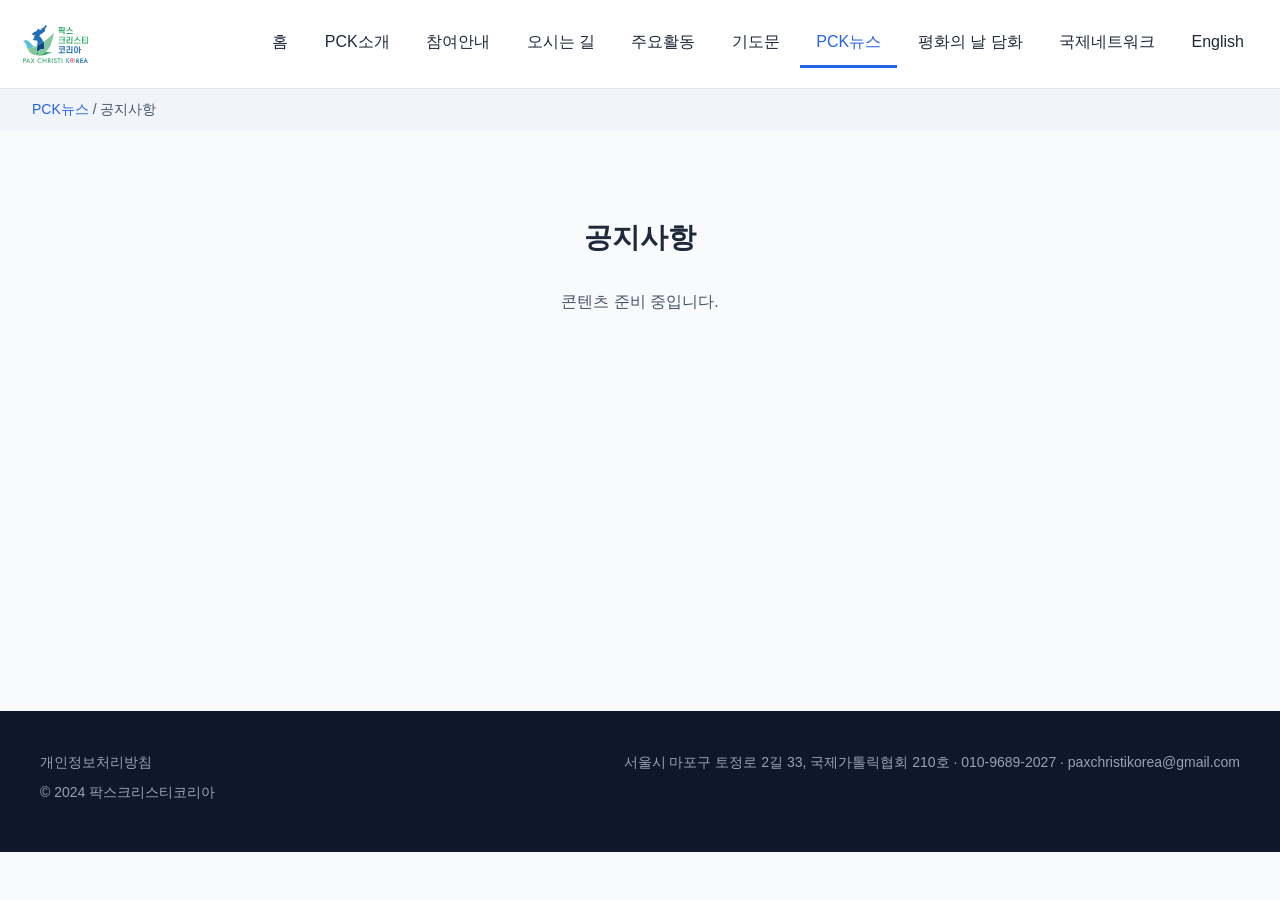
<file: news/announcements.html>
<!DOCTYPE html>
<html lang="ko">
<head>
  <meta charset="UTF-8">
  <meta name="viewport" content="width=device-width, initial-scale=1.0">
  <title>공지사항 - 팍스크리스티코리아</title>
  <link rel="stylesheet" href="../css/style.css">
</head>
<body>
  <header>
    <h1><a href="../index.html#home"><img src="../images/logo.svg" alt="팍스크리스티코리아" class="logo"></a></h1>
    <button class="nav-toggle" aria-label="메뉴 열기" aria-expanded="false" aria-controls="site-nav">
      <span class="bar"></span><span class="bar"></span><span class="bar"></span>
    </button>
    <nav id="site-nav">
      <a href="../index.html#home">홈</a>
      <a href="../index.html#about">PCK소개</a>
      <a href="../index.html#donation">참여안내</a>
      <a href="../index.html#location">오시는 길</a>
      <a href="../activities/index.html">주요활동</a>
      <a href="../prayers/index.html">기도문</a>
      <a href="index.html" class="active">PCK뉴스</a>
      <a href="../peace-message/index.html">평화의 날 담화</a>
      <a href="../network/index.html">국제네트워크</a>
      <a href="../en/index.html">English</a>
    </nav>
  </header>

  <div class="breadcrumb"><a href="index.html">PCK뉴스</a> / 공지사항</div>

  <main>
    <section>
      <h2 class="section-title">공지사항</h2>
      <p class="text-center text-secondary">콘텐츠 준비 중입니다.</p>
    </section>
  </main>

  <footer>
    <div class="footer-row">
      <p>개인정보처리방침</p>
      <p>서울시 마포구 토정로 2길 33, 국제가톨릭협회 210호 · 010-9689-2027 · paxchristikorea@gmail.com</p>
    </div>
    <p>&copy; 2024 팍스크리스티코리아</p>
  </footer>

  <script src="../js/nav.js" defer></script>
</body>
</html>
</file>
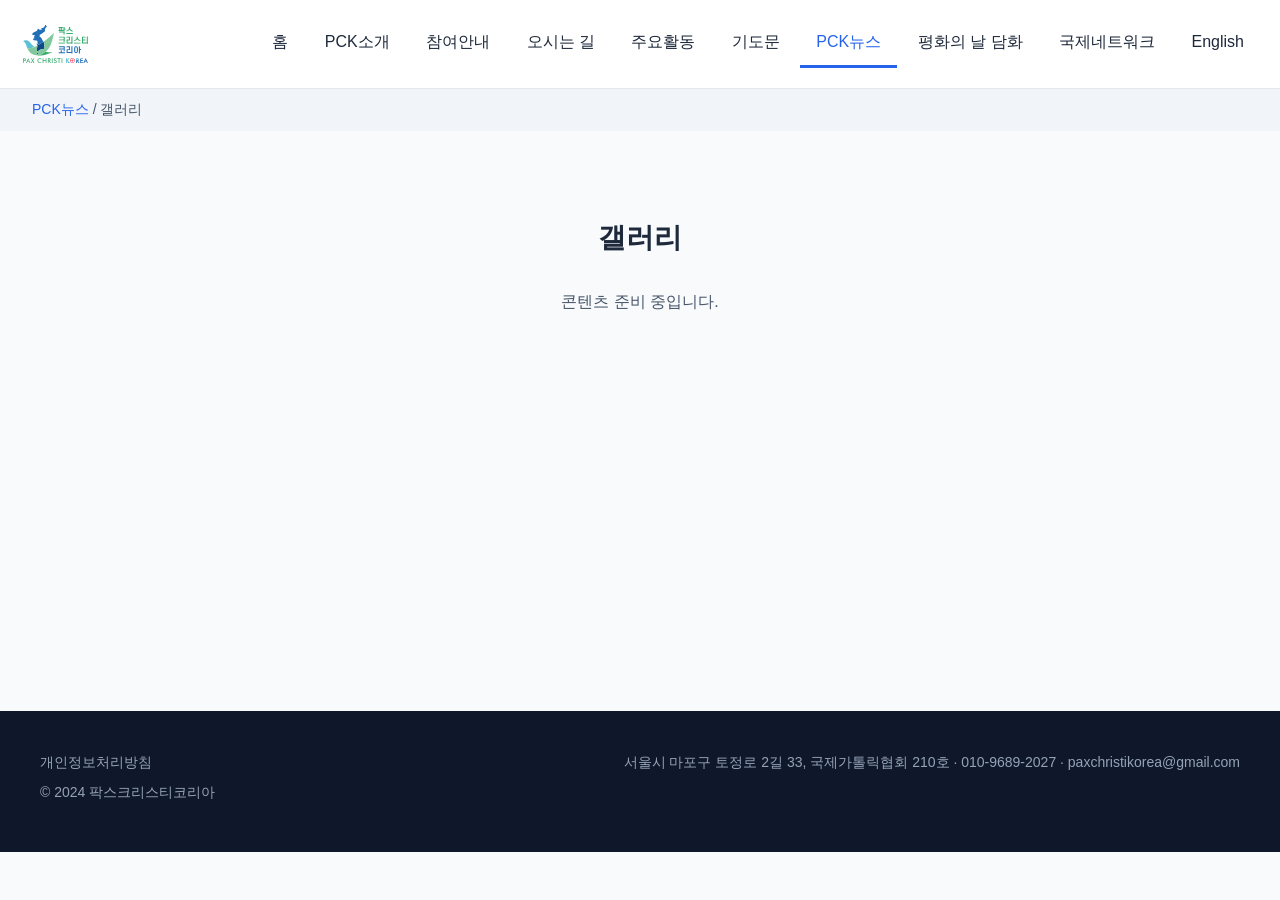
<file: news/gallery.html>
<!DOCTYPE html>
<html lang="ko">
<head>
  <meta charset="UTF-8">
  <meta name="viewport" content="width=device-width, initial-scale=1.0">
  <title>갤러리 - 팍스크리스티코리아</title>
  <link rel="stylesheet" href="../css/style.css">
</head>
<body>
  <header>
    <h1><a href="../index.html#home"><img src="../images/logo.svg" alt="팍스크리스티코리아" class="logo"></a></h1>
    <button class="nav-toggle" aria-label="메뉴 열기" aria-expanded="false" aria-controls="site-nav">
      <span class="bar"></span><span class="bar"></span><span class="bar"></span>
    </button>
    <nav id="site-nav">
      <a href="../index.html#home">홈</a>
      <a href="../index.html#about">PCK소개</a>
      <a href="../index.html#donation">참여안내</a>
      <a href="../index.html#location">오시는 길</a>
      <a href="../activities/index.html">주요활동</a>
      <a href="../prayers/index.html">기도문</a>
      <a href="index.html" class="active">PCK뉴스</a>
      <a href="../peace-message/index.html">평화의 날 담화</a>
      <a href="../network/index.html">국제네트워크</a>
      <a href="../en/index.html">English</a>
    </nav>
  </header>

  <div class="breadcrumb"><a href="index.html">PCK뉴스</a> / 갤러리</div>

  <main>
    <section>
      <h2 class="section-title">갤러리</h2>
      <p class="text-center text-secondary">콘텐츠 준비 중입니다.</p>
    </section>
  </main>

  <footer>
    <div class="footer-row">
      <p>개인정보처리방침</p>
      <p>서울시 마포구 토정로 2길 33, 국제가톨릭협회 210호 · 010-9689-2027 · paxchristikorea@gmail.com</p>
    </div>
    <p>&copy; 2024 팍스크리스티코리아</p>
  </footer>

  <script src="../js/nav.js" defer></script>
</body>
</html>
</file>
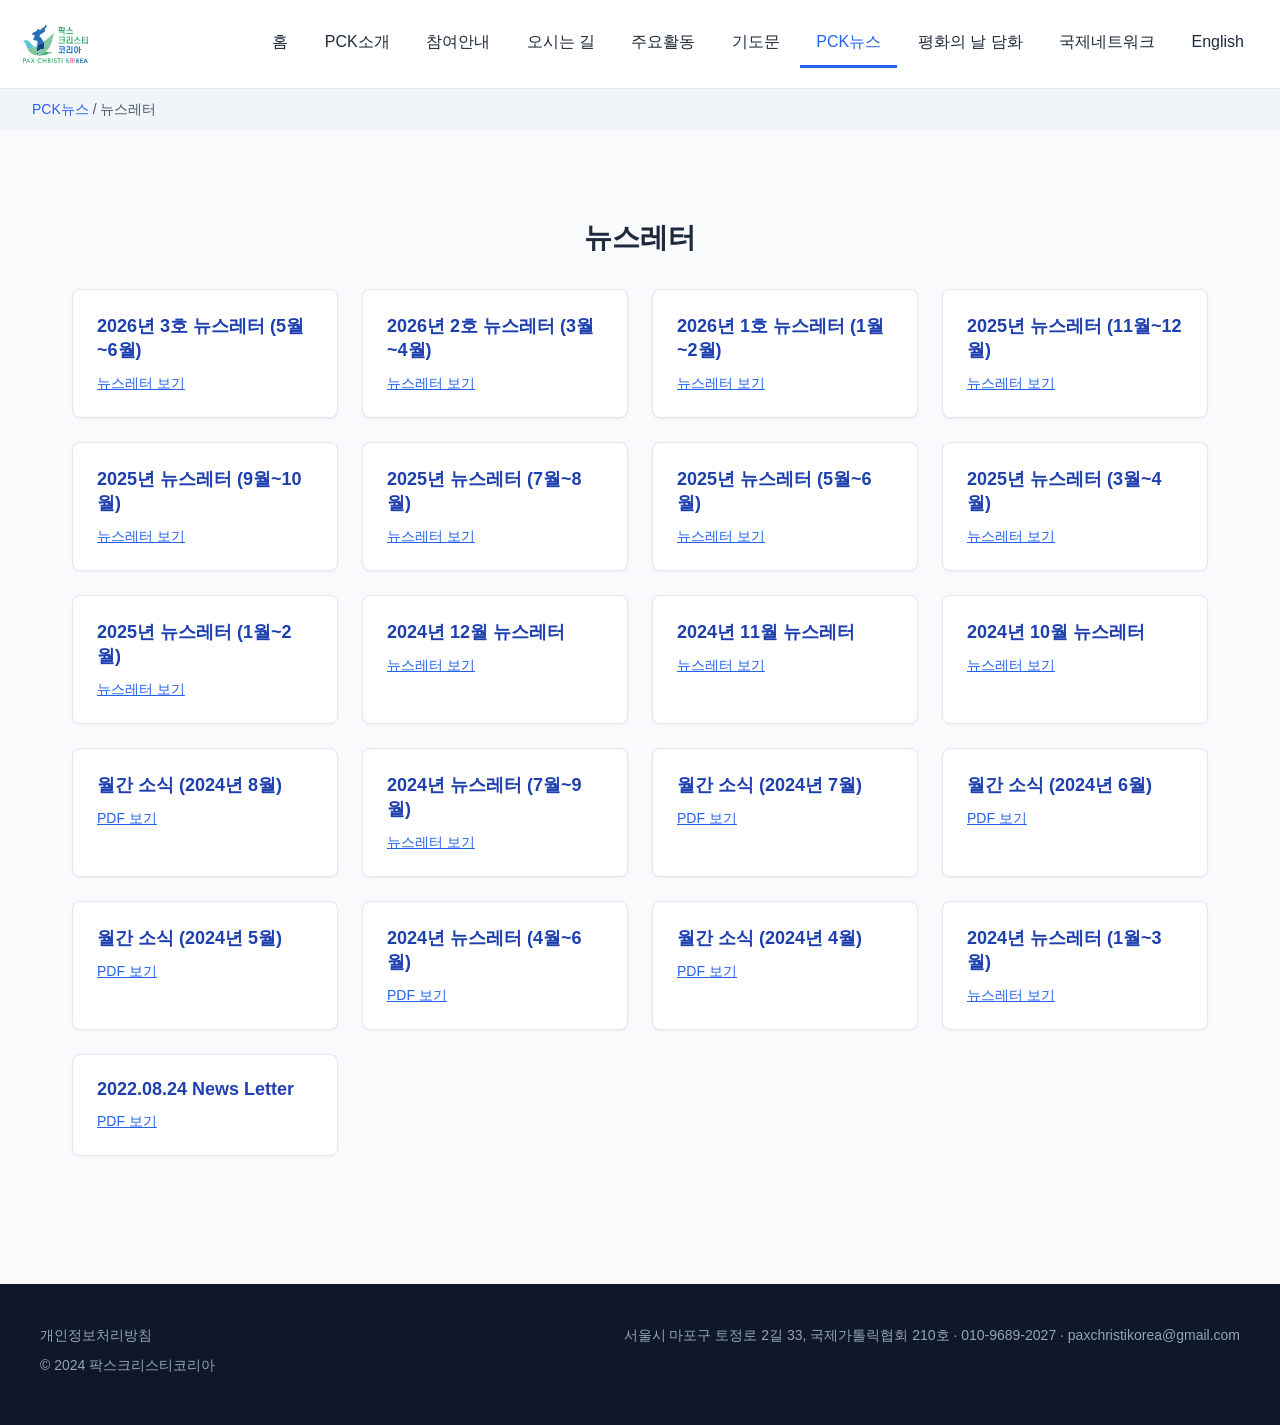
<file: news/newsletter.html>
<!DOCTYPE html>
<html lang="ko">
<head>
  <meta charset="UTF-8">
  <meta name="viewport" content="width=device-width, initial-scale=1.0">
  <title>뉴스레터 - 팍스크리스티코리아</title>
  <link rel="stylesheet" href="../css/style.css">
</head>
<body>
  <header>
    <h1><a href="../index.html#home"><img src="../images/logo.svg" alt="팍스크리스티코리아" class="logo"></a></h1>
    <button class="nav-toggle" aria-label="메뉴 열기" aria-expanded="false" aria-controls="site-nav">
      <span class="bar"></span><span class="bar"></span><span class="bar"></span>
    </button>
    <nav id="site-nav">
      <a href="../index.html#home">홈</a>
      <a href="../index.html#about">PCK소개</a>
      <a href="../index.html#donation">참여안내</a>
      <a href="../index.html#location">오시는 길</a>
      <a href="../activities/index.html">주요활동</a>
      <a href="../prayers/index.html">기도문</a>
      <a href="index.html" class="active">PCK뉴스</a>
      <a href="../peace-message/index.html">평화의 날 담화</a>
      <a href="../network/index.html">국제네트워크</a>
      <a href="../en/index.html">English</a>
    </nav>
  </header>

  <div class="breadcrumb"><a href="index.html">PCK뉴스</a> / 뉴스레터</div>

  <main>
    <section>
      <h2 class="section-title">뉴스레터</h2>
      <div id="newsletter-list" class="card-grid">
        <p class="text-center text-secondary">뉴스레터를 불러오는 중입니다...</p>
      </div>
    </section>
  </main>

  <script src="../js/newsletter.js" defer></script>

  <footer>
    <div class="footer-row">
      <p>개인정보처리방침</p>
      <p>서울시 마포구 토정로 2길 33, 국제가톨릭협회 210호 · 010-9689-2027 · paxchristikorea@gmail.com</p>
    </div>
    <p>&copy; 2024 팍스크리스티코리아</p>
  </footer>

  <script src="../js/nav.js" defer></script>
</body>
</html>
</file>
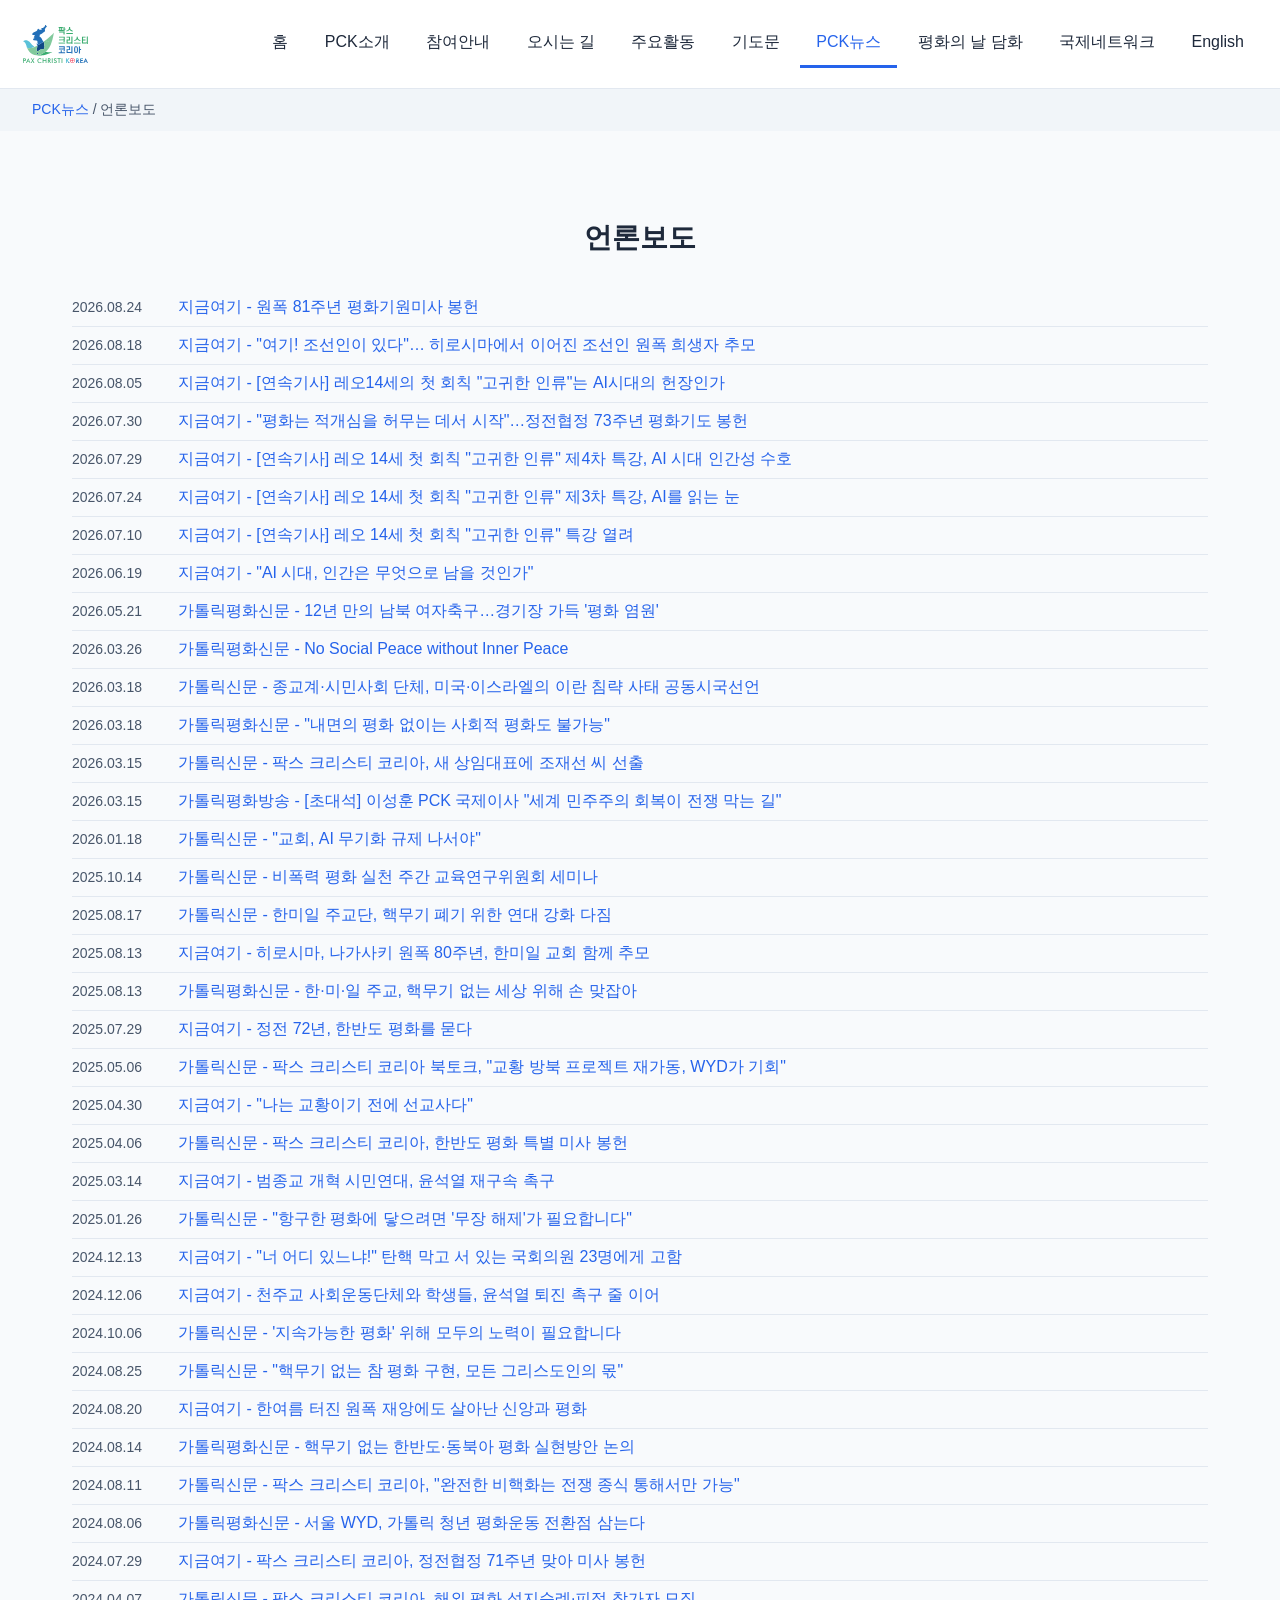
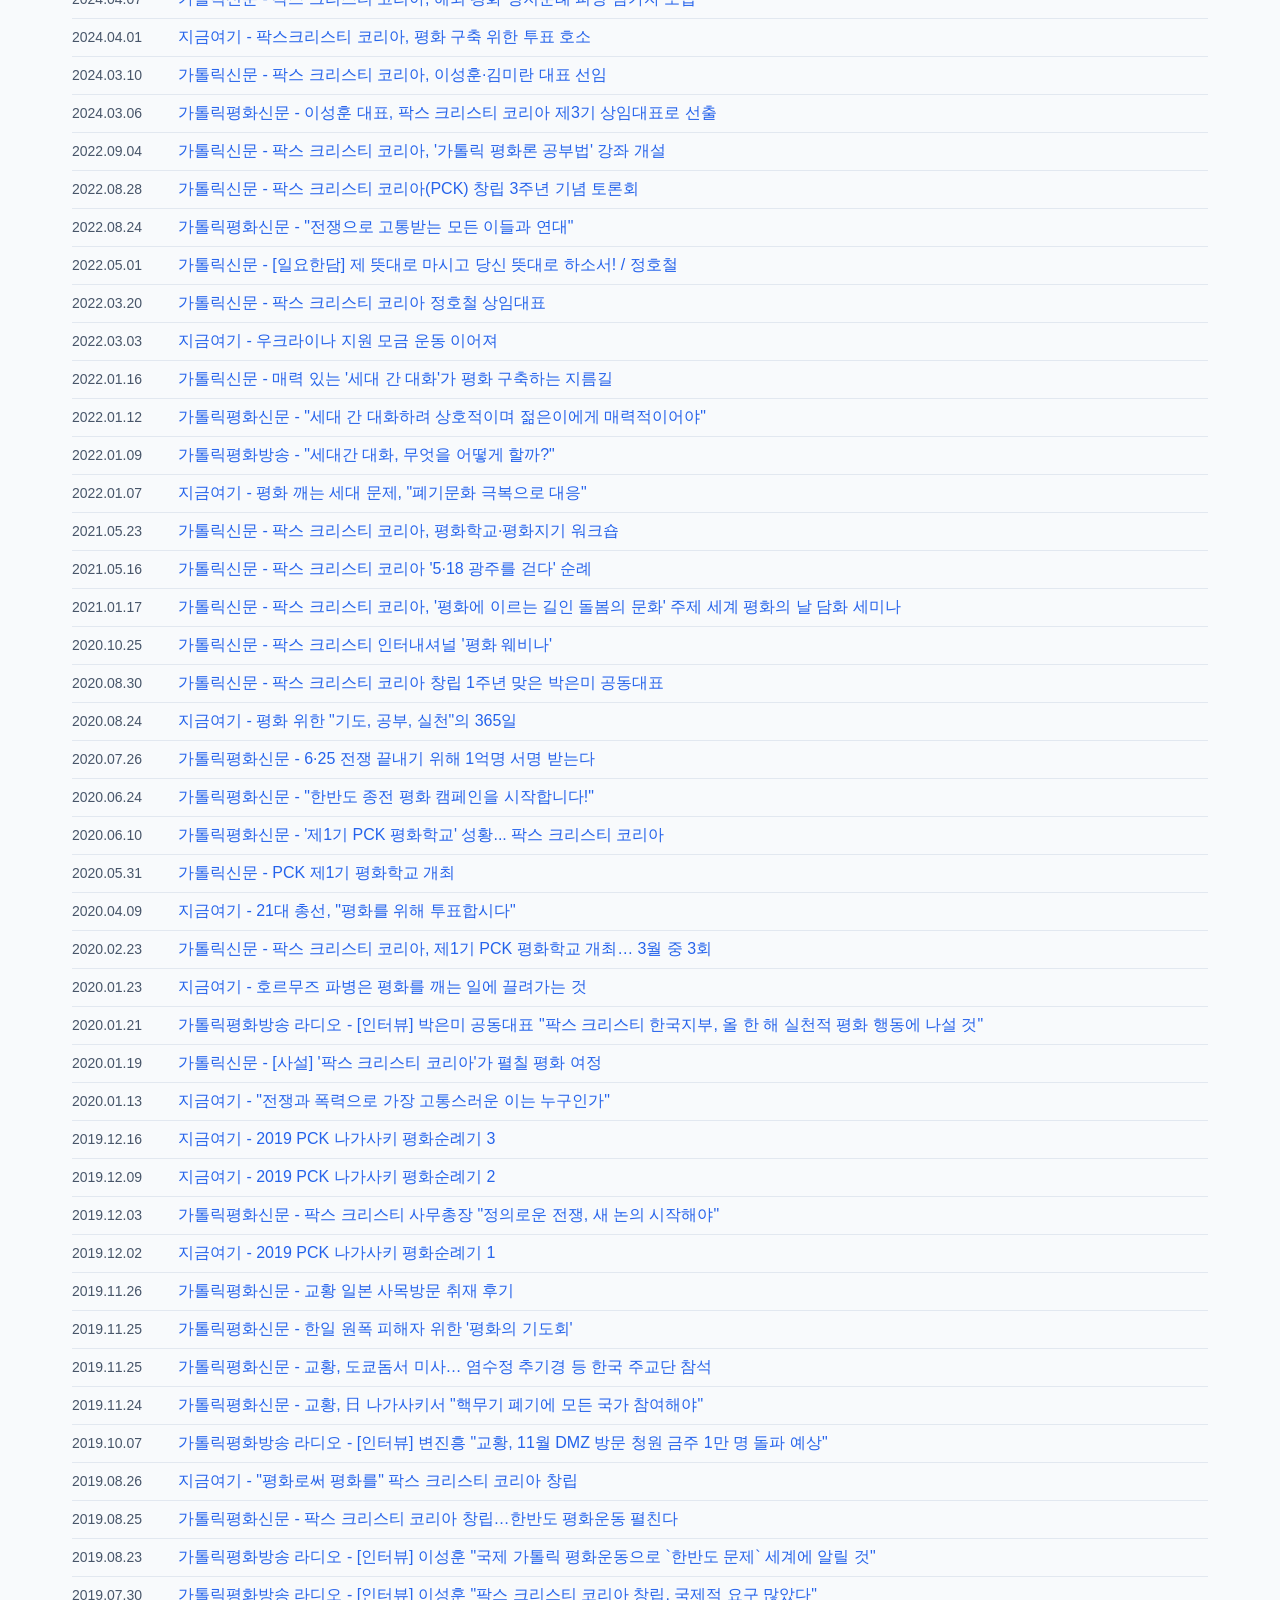
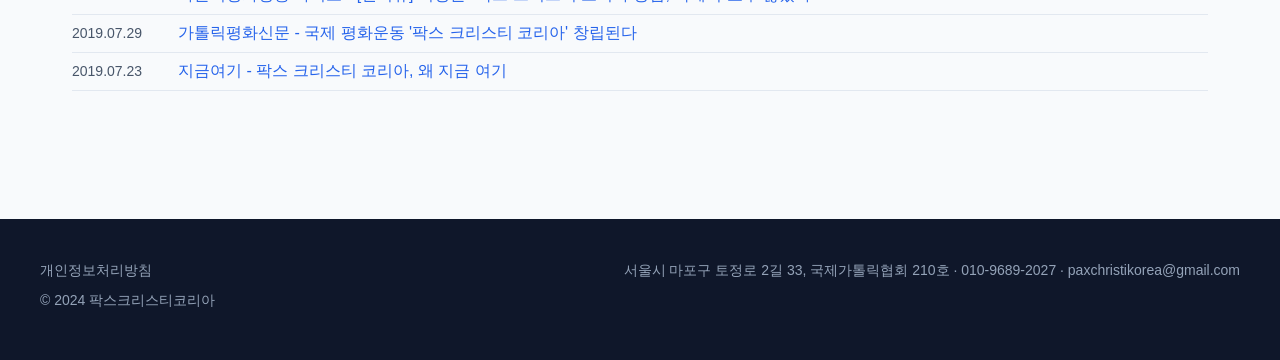
<file: news/press.html>
<!DOCTYPE html>
<html lang="ko">
<head>
  <meta charset="UTF-8">
  <meta name="viewport" content="width=device-width, initial-scale=1.0">
  <title>언론보도 - 팍스크리스티코리아</title>
  <link rel="stylesheet" href="../css/style.css">
</head>
<body>
  <header>
    <h1><a href="../index.html#home"><img src="../images/logo.svg" alt="팍스크리스티코리아" class="logo"></a></h1>
    <button class="nav-toggle" aria-label="메뉴 열기" aria-expanded="false" aria-controls="site-nav">
      <span class="bar"></span><span class="bar"></span><span class="bar"></span>
    </button>
    <nav id="site-nav">
      <a href="../index.html#home">홈</a>
      <a href="../index.html#about">PCK소개</a>
      <a href="../index.html#donation">참여안내</a>
      <a href="../index.html#location">오시는 길</a>
      <a href="../activities/index.html">주요활동</a>
      <a href="../prayers/index.html">기도문</a>
      <a href="index.html" class="active">PCK뉴스</a>
      <a href="../peace-message/index.html">평화의 날 담화</a>
      <a href="../network/index.html">국제네트워크</a>
      <a href="../en/index.html">English</a>
    </nav>
  </header>

  <div class="breadcrumb"><a href="index.html">PCK뉴스</a> / 언론보도</div>

  <main>
    <section>
      <h2 class="section-title">언론보도</h2>
      <div class="timeline">

        <div class="timeline-item" id="press-2026-08-24">
          <span class="date">2026.08.24</span>
          <span><a href="https://www.catholicnews.co.kr/news/articleView.html?idxno=35313" target="_blank" rel="noopener">지금여기 - 원폭 81주년 평화기원미사 봉헌</a></span>
        </div>
        <div class="timeline-item" id="press-2026-08-18">
          <span class="date">2026.08.18</span>
          <span><a href="https://www.catholicnews.co.kr/news/articleView.html?idxno=35290" target="_blank" rel="noopener">지금여기 - "여기! 조선인이 있다"… 히로시마에서 이어진 조선인 원폭 희생자 추모</a></span>
        </div>
        <div class="timeline-item" id="press-2026-08-05">
          <span class="date">2026.08.05</span>
          <span><a href="https://www.catholicnews.co.kr/news/articleView.html?idxno=35256" target="_blank" rel="noopener">지금여기 - [연속기사] 레오14세의 첫 회칙 "고귀한 인류"는 AI시대의 헌장인가</a></span>
        </div>
        <div class="timeline-item" id="press-2026-07-30">
          <span class="date">2026.07.30</span>
          <span><a href="https://www.catholicnews.co.kr/news/articleView.html?idxno=35241" target="_blank" rel="noopener">지금여기 - "평화는 적개심을 허무는 데서 시작"…정전협정 73주년 평화기도 봉헌</a></span>
        </div>
        <div class="timeline-item" id="press-2026-07-29">
          <span class="date">2026.07.29</span>
          <span><a href="https://www.catholicnews.co.kr/news/articleView.html?idxno=35237" target="_blank" rel="noopener">지금여기 - [연속기사] 레오 14세 첫 회칙 "고귀한 인류" 제4차 특강, AI 시대 인간성 수호</a></span>
        </div>
        <div class="timeline-item" id="press-2026-07-24">
          <span class="date">2026.07.24</span>
          <span><a href="https://www.catholicnews.co.kr/news/articleView.html?idxno=35225" target="_blank" rel="noopener">지금여기 - [연속기사] 레오 14세 첫 회칙 "고귀한 인류" 제3차 특강, AI를 읽는 눈</a></span>
        </div>
        <div class="timeline-item" id="press-2026-07-10">
          <span class="date">2026.07.10</span>
          <span><a href="https://www.catholicnews.co.kr/news/articleView.html?idxno=35179" target="_blank" rel="noopener">지금여기 - [연속기사] 레오 14세 첫 회칙 "고귀한 인류" 특강 열려</a></span>
        </div>
        <div class="timeline-item" id="press-2026-06-19">
          <span class="date">2026.06.19</span>
          <span><a href="https://www.catholicnews.co.kr/news/articleView.html?idxno=35097" target="_blank" rel="noopener">지금여기 - "AI 시대, 인간은 무엇으로 남을 것인가"</a></span>
        </div>
        <div class="timeline-item" id="press-2026-05-21">
          <span class="date">2026.05.21</span>
          <span><a href="https://news.cpbc.co.kr/article/1173045" target="_blank" rel="noopener">가톨릭평화신문 - 12년 만의 남북 여자축구…경기장 가득 '평화 염원'</a></span>
        </div>
        <div class="timeline-item" id="press-2026-03-26">
          <span class="date">2026.03.26</span>
          <span><a href="https://news.cpbc.co.kr/article/1171522" target="_blank" rel="noopener">가톨릭평화신문 - No Social Peace without Inner Peace</a></span>
        </div>
        <div class="timeline-item" id="press-2026-03-18-1">
          <span class="date">2026.03.18</span>
          <span><a href="https://www.catholictimes.org/article/20260318500233" target="_blank" rel="noopener">가톨릭신문 - 종교계·시민사회 단체, 미국·이스라엘의 이란 침략 사태 공동시국선언</a></span>
        </div>
        <div class="timeline-item" id="press-2026-03-18-2">
          <span class="date">2026.03.18</span>
          <span><a href="https://news.cpbc.co.kr/article/1171369" target="_blank" rel="noopener">가톨릭평화신문 - "내면의 평화 없이는 사회적 평화도 불가능"</a></span>
        </div>
        <div class="timeline-item" id="press-2026-03-15-1">
          <span class="date">2026.03.15</span>
          <span><a href="https://www.catholictimes.org/article/20260306500012" target="_blank" rel="noopener">가톨릭신문 - 팍스 크리스티 코리아, 새 상임대표에 조재선 씨 선출</a></span>
        </div>
        <div class="timeline-item" id="press-2026-03-15-2">
          <span class="date">2026.03.15</span>
          <span><a href="https://news.cpbc.co.kr/article/1171317" target="_blank" rel="noopener">가톨릭평화방송 - [초대석] 이성훈 PCK 국제이사 "세계 민주주의 회복이 전쟁 막는 길"</a></span>
        </div>
        <div class="timeline-item" id="press-2026-01-18">
          <span class="date">2026.01.18</span>
          <span><a href="https://www.catholictimes.org/article/20260112500096" target="_blank" rel="noopener">가톨릭신문 - "교회, AI 무기화 규제 나서야"</a></span>
        </div>
        <div class="timeline-item" id="press-2025-10-14">
          <span class="date">2025.10.14</span>
          <span><a href="https://www.catholictimes.org/article/20251013500048" target="_blank" rel="noopener">가톨릭신문 - 비폭력 평화 실천 주간 교육연구위원회 세미나</a></span>
        </div>
        <div class="timeline-item" id="press-2025-08-17">
          <span class="date">2025.08.17</span>
          <span><a href="https://www.catholictimes.org/article/20250808500069" target="_blank" rel="noopener">가톨릭신문 - 한미일 주교단, 핵무기 폐기 위한 연대 강화 다짐</a></span>
        </div>
        <div class="timeline-item" id="press-2025-08-13-1">
          <span class="date">2025.08.13</span>
          <span><a href="https://www.catholicnews.co.kr/news/articleView.html?idxno=34517" target="_blank" rel="noopener">지금여기 - 히로시마, 나가사키 원폭 80주년, 한미일 교회 함께 추모</a></span>
        </div>
        <div class="timeline-item" id="press-2025-08-13-2">
          <span class="date">2025.08.13</span>
          <span><a href="https://news.cpbc.co.kr/article/1166109" target="_blank" rel="noopener">가톨릭평화신문 - 한·미·일 주교, 핵무기 없는 세상 위해 손 맞잡아</a></span>
        </div>
        <div class="timeline-item" id="press-2025-07-29">
          <span class="date">2025.07.29</span>
          <span><a href="https://www.catholicnews.co.kr/news/articleView.html?idxno=34499" target="_blank" rel="noopener">지금여기 - 정전 72년, 한반도 평화를 묻다</a></span>
        </div>
        <div class="timeline-item" id="press-2025-05-06">
          <span class="date">2025.05.06</span>
          <span><a href="https://www.catholictimes.org/article/20250502500102" target="_blank" rel="noopener">가톨릭신문 - 팍스 크리스티 코리아 북토크, "교황 방북 프로젝트 재가동, WYD가 기회"</a></span>
        </div>
        <div class="timeline-item" id="press-2025-04-30">
          <span class="date">2025.04.30</span>
          <span><a href="https://www.catholicnews.co.kr/news/articleView.html?idxno=34342" target="_blank" rel="noopener">지금여기 - "나는 교황이기 전에 선교사다"</a></span>
        </div>
        <div class="timeline-item" id="press-2025-04-06">
          <span class="date">2025.04.06</span>
          <span><a href="https://www.catholictimes.org/article/20250330500111" target="_blank" rel="noopener">가톨릭신문 - 팍스 크리스티 코리아, 한반도 평화 특별 미사 봉헌</a></span>
        </div>
        <div class="timeline-item" id="press-2025-03-14">
          <span class="date">2025.03.14</span>
          <span><a href="https://www.catholicnews.co.kr/news/articleView.html?idxno=34262" target="_blank" rel="noopener">지금여기 - 범종교 개혁 시민연대, 윤석열 재구속 촉구</a></span>
        </div>
        <div class="timeline-item" id="press-2025-01-26">
          <span class="date">2025.01.26</span>
          <span><a href="https://www.catholictimes.org/article/20250120500172" target="_blank" rel="noopener">가톨릭신문 - "항구한 평화에 닿으려면 '무장 해제'가 필요합니다"</a></span>
        </div>
        <div class="timeline-item" id="press-2024-12-13">
          <span class="date">2024.12.13</span>
          <span><a href="https://www.catholicnews.co.kr/news/articleView.html?idxno=34124" target="_blank" rel="noopener">지금여기 - "너 어디 있느냐!" 탄핵 막고 서 있는 국회의원 23명에게 고함</a></span>
        </div>
        <div class="timeline-item" id="press-2024-12-06">
          <span class="date">2024.12.06</span>
          <span><a href="https://www.catholicnews.co.kr/news/articleView.html?idxno=34102" target="_blank" rel="noopener">지금여기 - 천주교 사회운동단체와 학생들, 윤석열 퇴진 촉구 줄 이어</a></span>
        </div>
        <div class="timeline-item" id="press-2024-10-06">
          <span class="date">2024.10.06</span>
          <span><a href="https://www.catholictimes.org/article/20240929500177" target="_blank" rel="noopener">가톨릭신문 - '지속가능한 평화' 위해 모두의 노력이 필요합니다</a></span>
        </div>
        <div class="timeline-item" id="press-2024-08-25">
          <span class="date">2024.08.25</span>
          <span><a href="https://www.catholictimes.org/article/20240819500083" target="_blank" rel="noopener">가톨릭신문 - "핵무기 없는 참 평화 구현, 모든 그리스도인의 몫"</a></span>
        </div>
        <div class="timeline-item" id="press-2024-08-20">
          <span class="date">2024.08.20</span>
          <span><a href="https://www.catholicnews.co.kr/news/articleView.html?idxno=33939" target="_blank" rel="noopener">지금여기 - 한여름 터진 원폭 재앙에도 살아난 신앙과 평화</a></span>
        </div>
        <div class="timeline-item" id="press-2024-08-14">
          <span class="date">2024.08.14</span>
          <span><a href="https://news.cpbc.co.kr/article/1158554" target="_blank" rel="noopener">가톨릭평화신문 - 핵무기 없는 한반도·동북아 평화 실현방안 논의</a></span>
        </div>
        <div class="timeline-item" id="press-2024-08-11">
          <span class="date">2024.08.11</span>
          <span><a href="https://www.catholictimes.org/article/20240805500085" target="_blank" rel="noopener">가톨릭신문 - 팍스 크리스티 코리아, "완전한 비핵화는 전쟁 종식 통해서만 가능"</a></span>
        </div>
        <div class="timeline-item" id="press-2024-08-06">
          <span class="date">2024.08.06</span>
          <span><a href="https://news.cpbc.co.kr/article/1158414" target="_blank" rel="noopener">가톨릭평화신문 - 서울 WYD, 가톨릭 청년 평화운동 전환점 삼는다</a></span>
        </div>
        <div class="timeline-item" id="press-2024-07-29">
          <span class="date">2024.07.29</span>
          <span><a href="https://www.catholicnews.co.kr/news/articleView.html?idxno=33910" target="_blank" rel="noopener">지금여기 - 팍스 크리스티 코리아, 정전협정 71주년 맞아 미사 봉헌</a></span>
        </div>
        <div class="timeline-item" id="press-2024-04-07">
          <span class="date">2024.04.07</span>
          <span><a href="https://www.catholictimes.org/article/20240401500071" target="_blank" rel="noopener">가톨릭신문 - 팍스 크리스티 코리아, 해외 평화 성지순례·피정 참가자 모집</a></span>
        </div>
        <div class="timeline-item" id="press-2024-04-01">
          <span class="date">2024.04.01</span>
          <span><a href="https://www.catholicnews.co.kr/news/articleView.html?idxno=33738" target="_blank" rel="noopener">지금여기 - 팍스크리스티 코리아, 평화 구축 위한 투표 호소</a></span>
        </div>
        <div class="timeline-item" id="press-2024-03-10">
          <span class="date">2024.03.10</span>
          <span><a href="https://www.catholictimes.org/article/202403051038097" target="_blank" rel="noopener">가톨릭신문 - 팍스 크리스티 코리아, 이성훈·김미란 대표 선임</a></span>
        </div>
        <div class="timeline-item" id="press-2024-03-06">
          <span class="date">2024.03.06</span>
          <span><a href="https://news.cpbc.co.kr/article/1155507" target="_blank" rel="noopener">가톨릭평화신문 - 이성훈 대표, 팍스 크리스티 코리아 제3기 상임대표로 선출</a></span>
        </div>
        <div class="timeline-item" id="press-2022-09-04">
          <span class="date">2022.09.04</span>
          <span><a href="https://www.catholictimes.org/article/202208300133179" target="_blank" rel="noopener">가톨릭신문 - 팍스 크리스티 코리아, '가톨릭 평화론 공부법' 강좌 개설</a></span>
        </div>
        <div class="timeline-item" id="press-2022-08-28">
          <span class="date">2022.08.28</span>
          <span><a href="https://www.catholictimes.org/article/202208230131634" target="_blank" rel="noopener">가톨릭신문 - 팍스 크리스티 코리아(PCK) 창립 3주년 기념 토론회</a></span>
        </div>
        <div class="timeline-item" id="press-2022-08-24">
          <span class="date">2022.08.24</span>
          <span><a href="https://news.cpbc.co.kr/article/830269" target="_blank" rel="noopener">가톨릭평화신문 - "전쟁으로 고통받는 모든 이들과 연대"</a></span>
        </div>
        <div class="timeline-item" id="press-2022-05-01">
          <span class="date">2022.05.01</span>
          <span><a href="https://www.catholictimes.org/article/202204260113679" target="_blank" rel="noopener">가톨릭신문 - [일요한담] 제 뜻대로 마시고 당신 뜻대로 하소서! / 정호철</a></span>
        </div>
        <div class="timeline-item" id="press-2022-03-20">
          <span class="date">2022.03.20</span>
          <span><a href="https://www.catholictimes.org/article/202203160104767" target="_blank" rel="noopener">가톨릭신문 - 팍스 크리스티 코리아 정호철 상임대표</a></span>
        </div>
        <div class="timeline-item" id="press-2022-03-03">
          <span class="date">2022.03.03</span>
          <span><a href="https://www.catholicnews.co.kr/news/articleView.html?idxno=32252" target="_blank" rel="noopener">지금여기 - 우크라이나 지원 모금 운동 이어져</a></span>
        </div>
        <div class="timeline-item" id="press-2022-01-16">
          <span class="date">2022.01.16</span>
          <span><a href="https://www.catholictimes.org/article/202201110093833" target="_blank" rel="noopener">가톨릭신문 - 매력 있는 '세대 간 대화'가 평화 구축하는 지름길</a></span>
        </div>
        <div class="timeline-item" id="press-2022-01-12">
          <span class="date">2022.01.12</span>
          <span><a href="https://news.cpbc.co.kr/article/816992" target="_blank" rel="noopener">가톨릭평화신문 - "세대 간 대화하려 상호적이며 젊은이에게 매력적이어야"</a></span>
        </div>
        <div class="timeline-item" id="press-2022-01-09">
          <span class="date">2022.01.09</span>
          <span><a href="https://news.cpbc.co.kr/article/816782" target="_blank" rel="noopener">가톨릭평화방송 - "세대간 대화, 무엇을 어떻게 할까?"</a></span>
        </div>
        <div class="timeline-item" id="press-2022-01-07">
          <span class="date">2022.01.07</span>
          <span><a href="https://www.catholicnews.co.kr/news/articleView.html?idxno=32122" target="_blank" rel="noopener">지금여기 - 평화 깨는 세대 문제, "폐기문화 극복으로 대응"</a></span>
        </div>
        <div class="timeline-item" id="press-2021-05-23">
          <span class="date">2021.05.23</span>
          <span><a href="https://www.catholictimes.org/article/202105170064567" target="_blank" rel="noopener">가톨릭신문 - 팍스 크리스티 코리아, 평화학교·평화지기 워크숍</a></span>
        </div>
        <div class="timeline-item" id="press-2021-05-16">
          <span class="date">2021.05.16</span>
          <span><a href="https://www.catholictimes.org/article/202105110063866" target="_blank" rel="noopener">가톨릭신문 - 팍스 크리스티 코리아 '5·18 광주를 걷다' 순례</a></span>
        </div>
        <div class="timeline-item" id="press-2021-01-17">
          <span class="date">2021.01.17</span>
          <span><a href="https://www.catholictimes.org/article/202101120040620" target="_blank" rel="noopener">가톨릭신문 - 팍스 크리스티 코리아, '평화에 이르는 길인 돌봄의 문화' 주제 세계 평화의 날 담화 세미나</a></span>
        </div>
        <div class="timeline-item" id="press-2020-10-25">
          <span class="date">2020.10.25</span>
          <span><a href="https://www.catholictimes.org/article/202010200252000" target="_blank" rel="noopener">가톨릭신문 - 팍스 크리스티 인터내셔널 '평화 웨비나'</a></span>
        </div>
        <div class="timeline-item" id="press-2020-08-30">
          <span class="date">2020.08.30</span>
          <span><a href="https://www.catholictimes.org/article/202008250238170" target="_blank" rel="noopener">가톨릭신문 - 팍스 크리스티 코리아 창립 1주년 맞은 박은미 공동대표</a></span>
        </div>
        <div class="timeline-item" id="press-2020-08-24">
          <span class="date">2020.08.24</span>
          <span><a href="https://www.catholicnews.co.kr/news/articleView.html?idxno=22935" target="_blank" rel="noopener">지금여기 - 평화 위한 "기도, 공부, 실천"의 365일</a></span>
        </div>
        <div class="timeline-item" id="press-2020-07-26">
          <span class="date">2020.07.26</span>
          <span><a href="https://news.cpbc.co.kr/article/784123" target="_blank" rel="noopener">가톨릭평화신문 - 6·25 전쟁 끝내기 위해 1억명 서명 받는다</a></span>
        </div>
        <div class="timeline-item" id="press-2020-06-24">
          <span class="date">2020.06.24</span>
          <span><a href="https://news.cpbc.co.kr/article/782094" target="_blank" rel="noopener">가톨릭평화신문 - "한반도 종전 평화 캠페인을 시작합니다!"</a></span>
        </div>
        <div class="timeline-item" id="press-2020-06-10">
          <span class="date">2020.06.10</span>
          <span><a href="https://news.cpbc.co.kr/article/781104" target="_blank" rel="noopener">가톨릭평화신문 - '제1기 PCK 평화학교' 성황... 팍스 크리스티 코리아</a></span>
        </div>
        <div class="timeline-item" id="press-2020-05-31">
          <span class="date">2020.05.31</span>
          <span><a href="https://www.catholictimes.org/article/202005260210332" target="_blank" rel="noopener">가톨릭신문 - PCK 제1기 평화학교 개최</a></span>
        </div>
        <div class="timeline-item" id="press-2020-04-09">
          <span class="date">2020.04.09</span>
          <span><a href="https://www.catholicnews.co.kr/news/articleView.html?idxno=22514" target="_blank" rel="noopener">지금여기 - 21대 총선, "평화를 위해 투표합시다"</a></span>
        </div>
        <div class="timeline-item" id="press-2020-02-23">
          <span class="date">2020.02.23</span>
          <span><a href="https://www.catholictimes.org/article/202002180177330" target="_blank" rel="noopener">가톨릭신문 - 팍스 크리스티 코리아, 제1기 PCK 평화학교 개최… 3월 중 3회</a></span>
        </div>
        <div class="timeline-item" id="press-2020-01-23">
          <span class="date">2020.01.23</span>
          <span><a href="https://www.catholicnews.co.kr/news/articleView.html?idxno=22172" target="_blank" rel="noopener">지금여기 - 호르무즈 파병은 평화를 깨는 일에 끌려가는 것</a></span>
        </div>
        <div class="timeline-item" id="press-2020-01-21">
          <span class="date">2020.01.21</span>
          <span><a href="https://news.cpbc.co.kr/article/771518" target="_blank" rel="noopener">가톨릭평화방송 라디오 - [인터뷰] 박은미 공동대표 "팍스 크리스티 한국지부, 올 한 해 실천적 평화 행동에 나설 것"</a></span>
        </div>
        <div class="timeline-item" id="press-2020-01-19">
          <span class="date">2020.01.19</span>
          <span><a href="https://www.catholictimes.org/article/202001140157459" target="_blank" rel="noopener">가톨릭신문 - [사설] '팍스 크리스티 코리아'가 펼칠 평화 여정</a></span>
        </div>
        <div class="timeline-item" id="press-2020-01-13">
          <span class="date">2020.01.13</span>
          <span><a href="https://www.catholicnews.co.kr/news/articleView.html?idxno=22142" target="_blank" rel="noopener">지금여기 - "전쟁과 폭력으로 가장 고통스러운 이는 누구인가"</a></span>
        </div>
        <div class="timeline-item" id="press-2019-12-16">
          <span class="date">2019.12.16</span>
          <span><a href="https://www.catholicnews.co.kr/news/articleView.html?idxno=22063" target="_blank" rel="noopener">지금여기 - 2019 PCK 나가사키 평화순례기 3</a></span>
        </div>
        <div class="timeline-item" id="press-2019-12-09">
          <span class="date">2019.12.09</span>
          <span><a href="https://www.catholicnews.co.kr/news/articleView.html?idxno=22036" target="_blank" rel="noopener">지금여기 - 2019 PCK 나가사키 평화순례기 2</a></span>
        </div>
        <div class="timeline-item" id="press-2019-12-03">
          <span class="date">2019.12.03</span>
          <span><a href="https://news.cpbc.co.kr/article/768124" target="_blank" rel="noopener">가톨릭평화신문 - 팍스 크리스티 사무총장 "정의로운 전쟁, 새 논의 시작해야"</a></span>
        </div>
        <div class="timeline-item" id="press-2019-12-02">
          <span class="date">2019.12.02</span>
          <span><a href="https://www.catholicnews.co.kr/news/articleView.html?idxno=21998" target="_blank" rel="noopener">지금여기 - 2019 PCK 나가사키 평화순례기 1</a></span>
        </div>
        <div class="timeline-item" id="press-2019-11-26">
          <span class="date">2019.11.26</span>
          <span><a href="https://news.cpbc.co.kr/article/767506" target="_blank" rel="noopener">가톨릭평화신문 - 교황 일본 사목방문 취재 후기</a></span>
        </div>
        <div class="timeline-item" id="press-2019-11-25-1">
          <span class="date">2019.11.25</span>
          <span><a href="https://news.cpbc.co.kr/article/767444" target="_blank" rel="noopener">가톨릭평화신문 - 한일 원폭 피해자 위한 '평화의 기도회'</a></span>
        </div>
        <div class="timeline-item" id="press-2019-11-25-2">
          <span class="date">2019.11.25</span>
          <span><a href="https://news.cpbc.co.kr/article/767438" target="_blank" rel="noopener">가톨릭평화신문 - 교황, 도쿄돔서 미사… 염수정 추기경 등 한국 주교단 참석</a></span>
        </div>
        <div class="timeline-item" id="press-2019-11-24">
          <span class="date">2019.11.24</span>
          <span><a href="https://news.cpbc.co.kr/article/767375" target="_blank" rel="noopener">가톨릭평화신문 - 교황, 日 나가사키서 "핵무기 폐기에 모든 국가 참여해야"</a></span>
        </div>
        <div class="timeline-item" id="press-2019-10-07">
          <span class="date">2019.10.07</span>
          <span><a href="https://news.cpbc.co.kr/article/763892" target="_blank" rel="noopener">가톨릭평화방송 라디오 - [인터뷰] 변진흥 "교황, 11월 DMZ 방문 청원 금주 1만 명 돌파 예상"</a></span>
        </div>
        <div class="timeline-item" id="press-2019-08-26">
          <span class="date">2019.08.26</span>
          <span><a href="https://www.catholicnews.co.kr/news/articleView.html?idxno=21654" target="_blank" rel="noopener">지금여기 - "평화로써 평화를" 팍스 크리스티 코리아 창립</a></span>
        </div>
        <div class="timeline-item" id="press-2019-08-25">
          <span class="date">2019.08.25</span>
          <span><a href="https://news.cpbc.co.kr/article/760845" target="_blank" rel="noopener">가톨릭평화신문 - 팍스 크리스티 코리아 창립…한반도 평화운동 펼친다</a></span>
        </div>
        <div class="timeline-item" id="press-2019-08-23">
          <span class="date">2019.08.23</span>
          <span><a href="https://news.cpbc.co.kr/article/760836" target="_blank" rel="noopener">가톨릭평화방송 라디오 - [인터뷰] 이성훈 "국제 가톨릭 평화운동으로 `한반도 문제` 세계에 알릴 것"</a></span>
        </div>
        <div class="timeline-item" id="press-2019-07-30">
          <span class="date">2019.07.30</span>
          <span><a href="https://news.cpbc.co.kr/article/758971" target="_blank" rel="noopener">가톨릭평화방송 라디오 - [인터뷰] 이성훈 "팍스 크리스티 코리아 창립, 국제적 요구 많았다"</a></span>
        </div>
        <div class="timeline-item" id="press-2019-07-29">
          <span class="date">2019.07.29</span>
          <span><a href="https://news.cpbc.co.kr/article/758925" target="_blank" rel="noopener">가톨릭평화신문 - 국제 평화운동 '팍스 크리스티 코리아' 창립된다</a></span>
        </div>
        <div class="timeline-item" id="press-2019-07-23">
          <span class="date">2019.07.23</span>
          <span><a href="https://www.catholicnews.co.kr/news/articleView.html?idxno=21537" target="_blank" rel="noopener">지금여기 - 팍스 크리스티 코리아, 왜 지금 여기</a></span>
        </div>
      </div>
    </section>
  </main>

  <footer>
    <div class="footer-row">
      <p>개인정보처리방침</p>
      <p>서울시 마포구 토정로 2길 33, 국제가톨릭협회 210호 · 010-9689-2027 · paxchristikorea@gmail.com</p>
    </div>
    <p>&copy; 2024 팍스크리스티코리아</p>
  </footer>

  <script src="../js/nav.js" defer></script>
</body>
</html>
</file>
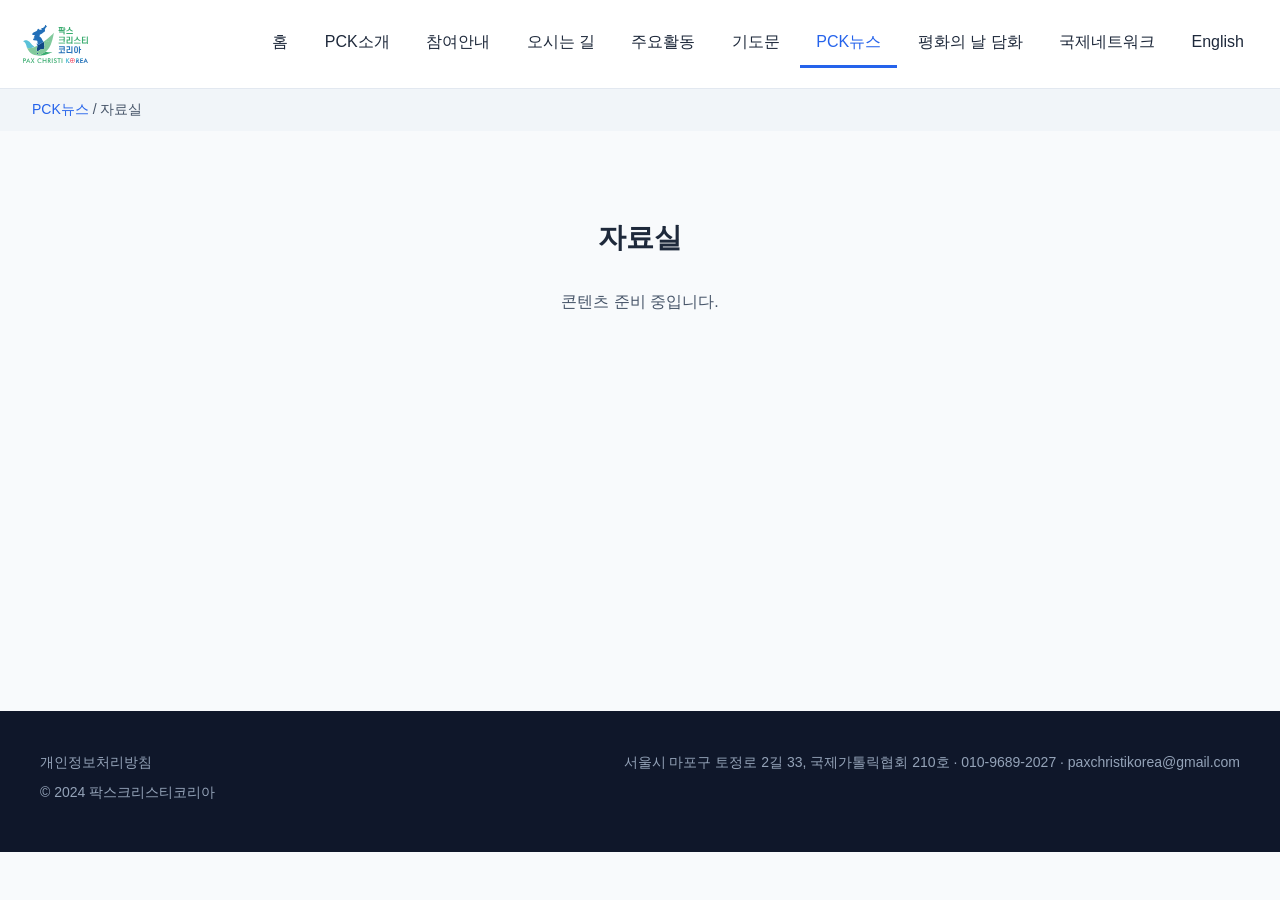
<file: news/resources.html>
<!DOCTYPE html>
<html lang="ko">
<head>
  <meta charset="UTF-8">
  <meta name="viewport" content="width=device-width, initial-scale=1.0">
  <title>자료실 - 팍스크리스티코리아</title>
  <link rel="stylesheet" href="../css/style.css">
</head>
<body>
  <header>
    <h1><a href="../index.html#home"><img src="../images/logo.svg" alt="팍스크리스티코리아" class="logo"></a></h1>
    <button class="nav-toggle" aria-label="메뉴 열기" aria-expanded="false" aria-controls="site-nav">
      <span class="bar"></span><span class="bar"></span><span class="bar"></span>
    </button>
    <nav id="site-nav">
      <a href="../index.html#home">홈</a>
      <a href="../index.html#about">PCK소개</a>
      <a href="../index.html#donation">참여안내</a>
      <a href="../index.html#location">오시는 길</a>
      <a href="../activities/index.html">주요활동</a>
      <a href="../prayers/index.html">기도문</a>
      <a href="index.html" class="active">PCK뉴스</a>
      <a href="../peace-message/index.html">평화의 날 담화</a>
      <a href="../network/index.html">국제네트워크</a>
      <a href="../en/index.html">English</a>
    </nav>
  </header>

  <div class="breadcrumb"><a href="index.html">PCK뉴스</a> / 자료실</div>

  <main>
    <section>
      <h2 class="section-title">자료실</h2>
      <p class="text-center text-secondary">콘텐츠 준비 중입니다.</p>
    </section>
  </main>

  <footer>
    <div class="footer-row">
      <p>개인정보처리방침</p>
      <p>서울시 마포구 토정로 2길 33, 국제가톨릭협회 210호 · 010-9689-2027 · paxchristikorea@gmail.com</p>
    </div>
    <p>&copy; 2024 팍스크리스티코리아</p>
  </footer>

  <script src="../js/nav.js" defer></script>
</body>
</html>
</file>
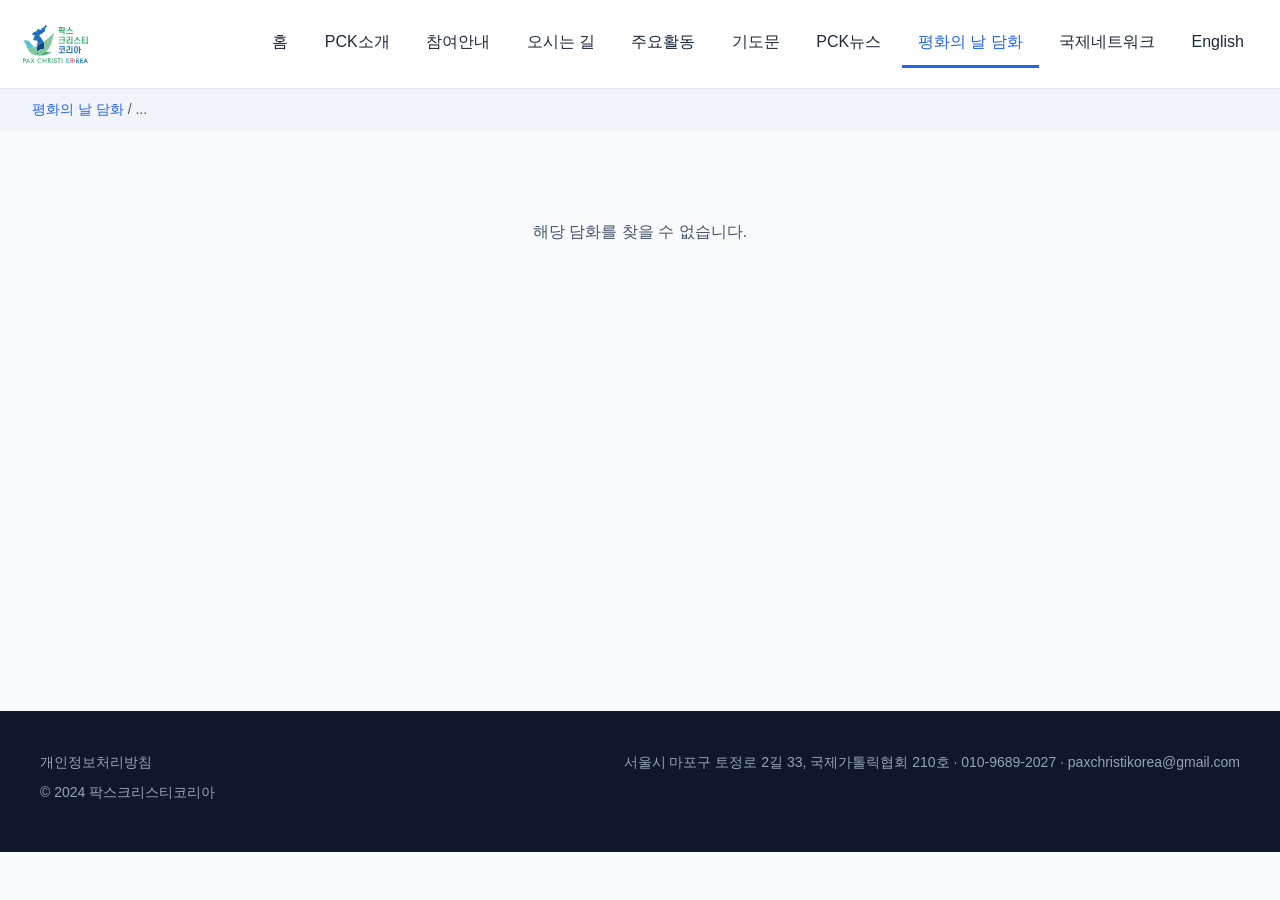
<file: peace-message/message.html>
<!DOCTYPE html>
<html lang="ko">
<head>
  <meta charset="UTF-8">
  <meta name="viewport" content="width=device-width, initial-scale=1.0">
  <title>평화의 날 담화 - 팍스크리스티코리아</title>
  <link rel="stylesheet" href="../css/style.css">
</head>
<body>
  <header>
    <h1><a href="../index.html#home"><img src="../images/logo.svg" alt="팍스크리스티코리아" class="logo"></a></h1>
    <button class="nav-toggle" aria-label="메뉴 열기" aria-expanded="false" aria-controls="site-nav">
      <span class="bar"></span><span class="bar"></span><span class="bar"></span>
    </button>
    <nav id="site-nav">
      <a href="../index.html#home">홈</a>
      <a href="../index.html#about">PCK소개</a>
      <a href="../index.html#donation">참여안내</a>
      <a href="../index.html#location">오시는 길</a>
      <a href="../activities/index.html">주요활동</a>
      <a href="../prayers/index.html">기도문</a>
      <a href="../news/index.html">PCK뉴스</a>
      <a href="index.html" class="active">평화의 날 담화</a>
      <a href="../network/index.html">국제네트워크</a>
      <a href="../en/index.html">English</a>
    </nav>
  </header>

  <div class="breadcrumb" id="message-breadcrumb"><a href="index.html">평화의 날 담화</a> / ...</div>

  <main>
    <section id="message-content">
      <p class="text-center text-secondary">담화를 불러오는 중입니다...</p>
    </section>
  </main>

  <footer>
    <div class="footer-row">
      <p>개인정보처리방침</p>
      <p>서울시 마포구 토정로 2길 33, 국제가톨릭협회 210호 · 010-9689-2027 · paxchristikorea@gmail.com</p>
    </div>
    <p>&copy; 2024 팍스크리스티코리아</p>
  </footer>

  <script src="../js/nav.js" defer></script>
  <script src="../js/peace-message.js" defer></script>
</body>
</html>
</file>
<file: css/style.css>
@import './colors.css';

* {
  margin: 0;
  padding: 0;
  box-sizing: border-box;
}

body {
  font-family: 'Noto Sans KR', sans-serif;
  background-color: var(--bg-primary);
  color: var(--text-primary);
}

header {
  background-color: var(--bg-secondary);
  padding: 20px;
  border-bottom: 1px solid var(--border-light);
}

main {
  min-height: 60vh;
  padding: 40px;
}

footer {
  background-color: var(--slate-900);
  color: white;
  padding: 40px;
  margin-top: 40px;
}

/* ==================== ONE-PAGE NAV ==================== */

html {
  scroll-behavior: smooth;
}

header {
  position: sticky;
  top: 0;
  z-index: 50;
  flex-wrap: wrap;
  row-gap: 8px;
}

nav {
  flex-wrap: wrap;
}

section[id] {
  scroll-margin-top: 96px;
}

/* ==================== MOBILE NAV TOGGLE ==================== */

.nav-toggle {
  display: none;
  flex-direction: column;
  align-items: center;
  justify-content: center;
  gap: 4px;
  width: 36px;
  height: 36px;
  padding: 0;
  background: none;
  border: none;
  border-radius: 6px;
  cursor: pointer;
  -webkit-tap-highlight-color: transparent;
}

.nav-toggle:hover,
.nav-toggle:focus-visible {
  background-color: var(--slate-100);
}

.nav-toggle .bar {
  display: block;
  width: 20px;
  height: 2px;
  border-radius: 1px;
  background-color: var(--text-heading);
  transition: transform 0.2s, opacity 0.2s;
}

@media (max-width: 768px) {
  header {
    flex-wrap: nowrap;
    row-gap: 0;
  }

  .logo {
    height: 32px;
  }

  .nav-toggle {
    display: flex;
  }

  header nav {
    display: none;
    position: absolute;
    top: 100%;
    left: 0;
    right: 0;
    max-height: calc(100vh - 80px);
    overflow-y: auto;
    flex-direction: column;
    flex-wrap: nowrap;
    background-color: var(--bg-secondary);
    border-bottom: 1px solid var(--border-light);
    box-shadow: 0 4px 8px rgba(0, 0, 0, 0.08);
  }

  header nav.open {
    display: flex;
  }

  header nav a {
    width: 100%;
    padding: 7px 20px;
    font-size: 14px;
    line-height: 1.2;
  }
}

main > #home.hero {
  background-color: var(--bg-section);
}

/* ==================== HOME HERO SLIDESHOW ==================== */

#home.hero {
  position: relative;
  overflow: hidden;
  min-height: 460px;
  display: flex;
  align-items: center;
  justify-content: center;
  padding: 32px;
}

.hero-slideshow {
  position: absolute;
  inset: 0;
  z-index: 0;
  overflow: hidden;
}

.hero-track {
  display: flex;
  width: 400%;
  height: 100%;
  animation: hero-track-slide 24s infinite;
}

.hero-slide {
  flex: 0 0 25%;
  width: 25%;
  height: 100%;
  background-size: cover;
  background-position: center;
  background-repeat: no-repeat;
}

.hero-track .hero-slide:nth-child(1),
.hero-track .hero-slide:nth-child(4) {
  background-image: linear-gradient(rgba(15, 23, 42, 0.45), rgba(15, 23, 42, 0.45)), url('../images/hero-1.svg');
}

.hero-track .hero-slide:nth-child(2) {
  background-image: linear-gradient(rgba(15, 23, 42, 0.45), rgba(15, 23, 42, 0.45)), url('../images/hero-2.svg');
}

.hero-track .hero-slide:nth-child(3) {
  background-image: linear-gradient(rgba(15, 23, 42, 0.45), rgba(15, 23, 42, 0.45)), url('../images/hero-3.png');
  background-size: cover, contain;
}

@keyframes hero-track-slide {
  0% { transform: translateX(0%); }
  20% { transform: translateX(0%); }
  25% { transform: translateX(-25%); }
  45% { transform: translateX(-25%); }
  50% { transform: translateX(-50%); }
  70% { transform: translateX(-50%); }
  75% { transform: translateX(-75%); }
  95% { transform: translateX(-75%); }
  100% { transform: translateX(-75%); }
}

@media (prefers-reduced-motion: reduce) {
  .hero-track {
    animation: none;
    transform: translateX(0%);
  }
}

.hero-content {
  position: relative;
  z-index: 1;
  max-width: 800px;
}

.hero-content p {
  color: var(--text-inverse);
  text-shadow: 0 1px 3px rgba(0, 0, 0, 0.5);
}

/* ==================== TWO COLUMN ==================== */

.two-col {
  display: grid;
  grid-template-columns: 1fr 2fr;
  gap: 32px;
}

.two-col-label-narrow {
  grid-template-columns: 120px 1fr;
}

@media (max-width: 768px) {
  .two-col,
  .two-col-label-narrow {
    grid-template-columns: 1fr;
  }
}

/* ==================== DONATION BANNER ==================== */

.donation-banner {
  display: flex;
  gap: 32px;
  align-items: stretch;
  background-color: var(--slate-100);
  border-radius: 8px;
  overflow: hidden;
}

.donation-banner-text {
  padding: 32px;
  flex: 1;
}

.donation-banner-image {
  flex: 1;
  min-height: 200px;
  background-color: var(--slate-200);
  background-image: url('../images/donation-hands.svg');
  background-size: cover;
  background-position: center;
}

@media (max-width: 768px) {
  .donation-banner {
    flex-direction: column;
  }
}

/* ==================== METHODOLOGY GRID ==================== */

.method-grid {
  display: grid;
  grid-template-columns: repeat(3, 1fr);
  gap: 24px;
}

@media (max-width: 768px) {
  .method-grid {
    grid-template-columns: 1fr;
  }
}

.foundation-grid {
  display: grid;
  grid-template-columns: repeat(2, 1fr);
  gap: 24px;
}

@media (max-width: 768px) {
  .foundation-grid {
    grid-template-columns: 1fr;
  }
}

.board-photo {
  width: 100%;
  border-radius: 8px;
  display: block;
}

.pope-photo {
  max-width: 180px;
  border-radius: 8px;
  display: block;
  margin-bottom: 16px;
}

/* ==================== LOCATION ==================== */

.location-layout {
  display: grid;
  grid-template-columns: 3fr 2fr;
  gap: 32px;
}

@media (max-width: 768px) {
  .location-layout {
    grid-template-columns: 1fr;
  }
}

.map-container iframe {
  width: 100%;
  height: 400px;
  border: 0;
  border-radius: 8px;
}

.card-title a {
  color: inherit;
  text-decoration: none;
}

.card-title a:hover {
  text-decoration: underline;
}

/* ==================== TIMELINE ==================== */

.timeline-item {
  display: flex;
  gap: 16px;
  align-items: baseline;
  padding: 8px 0;
  border-bottom: 1px solid var(--border-light);
}

.timeline-item .date {
  min-width: 90px;
  color: var(--text-secondary);
  font-size: 14px;
  flex-shrink: 0;
}
/* 목록 들여쓰기 */
ul, ol {
  padding-left: 1.5em;
}
li > ul {
  padding-left: 1.5em;
  margin-top: 8px;
}
</file>
